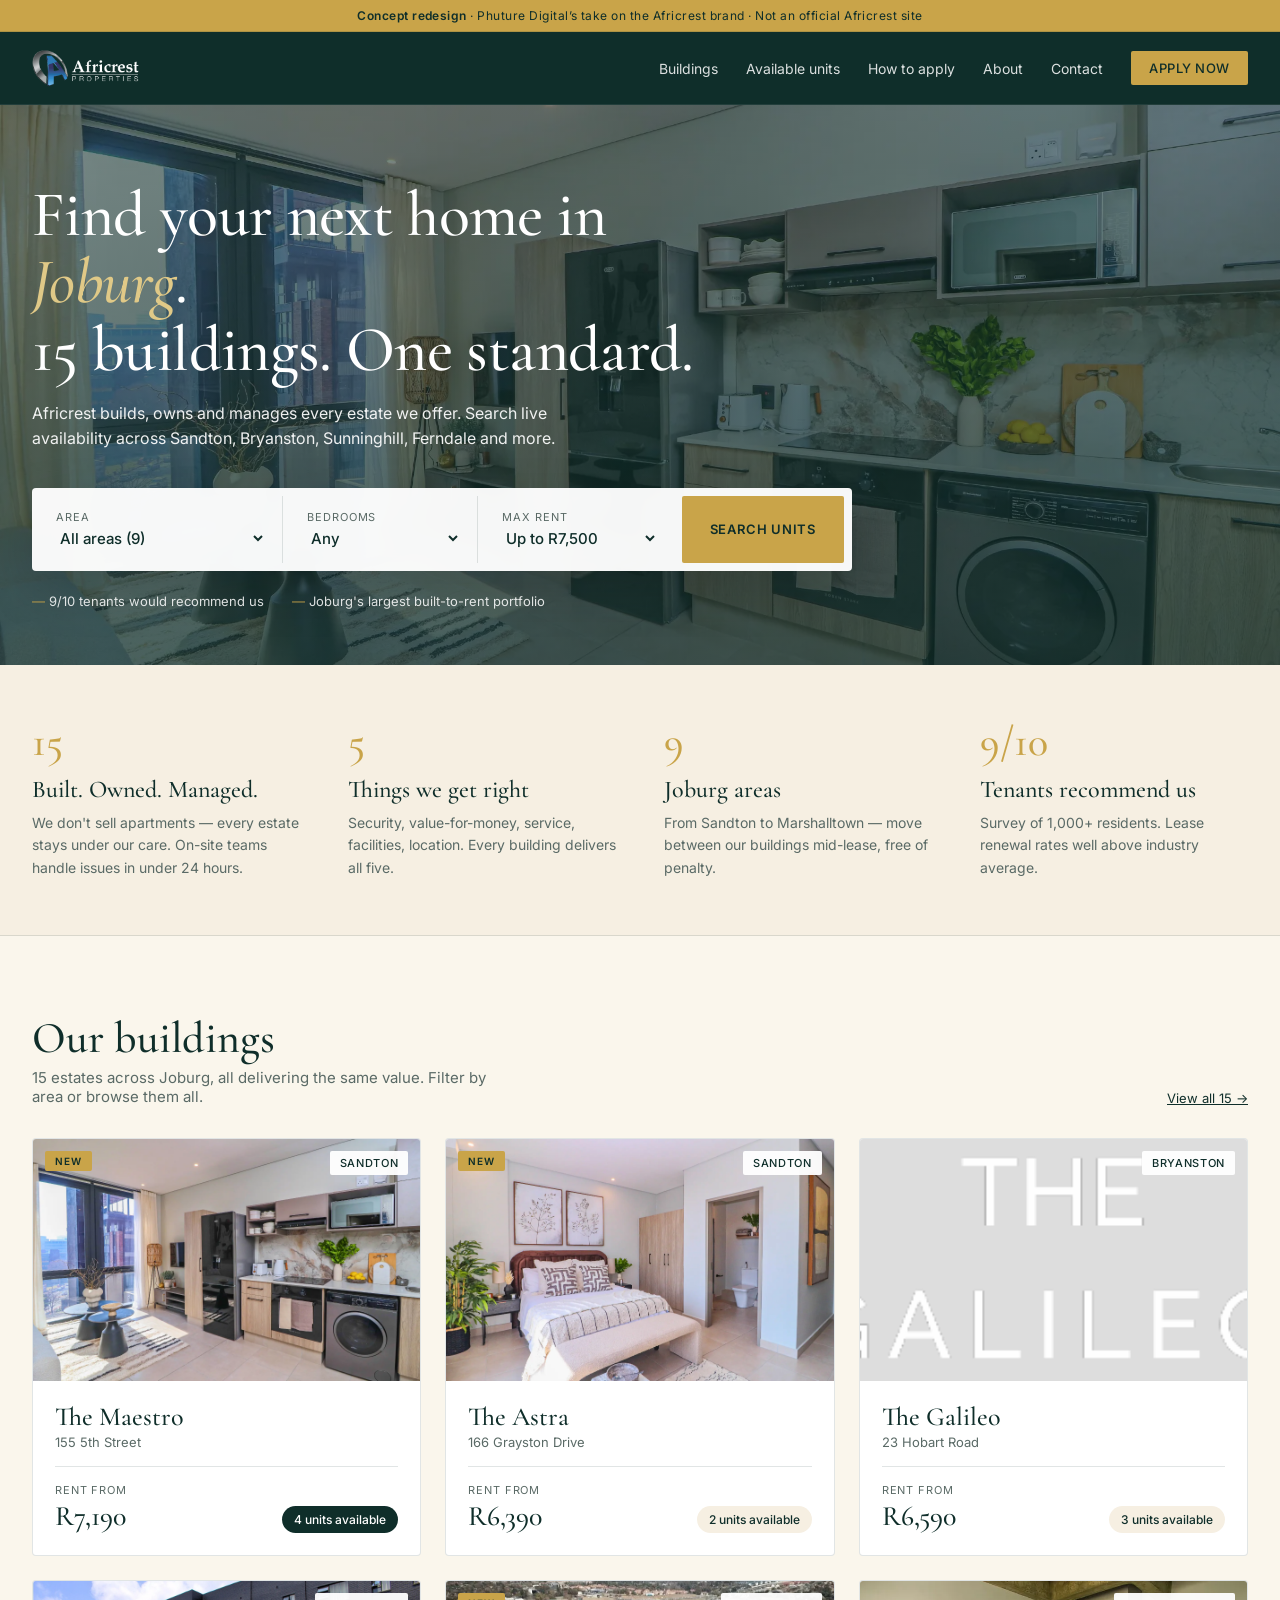
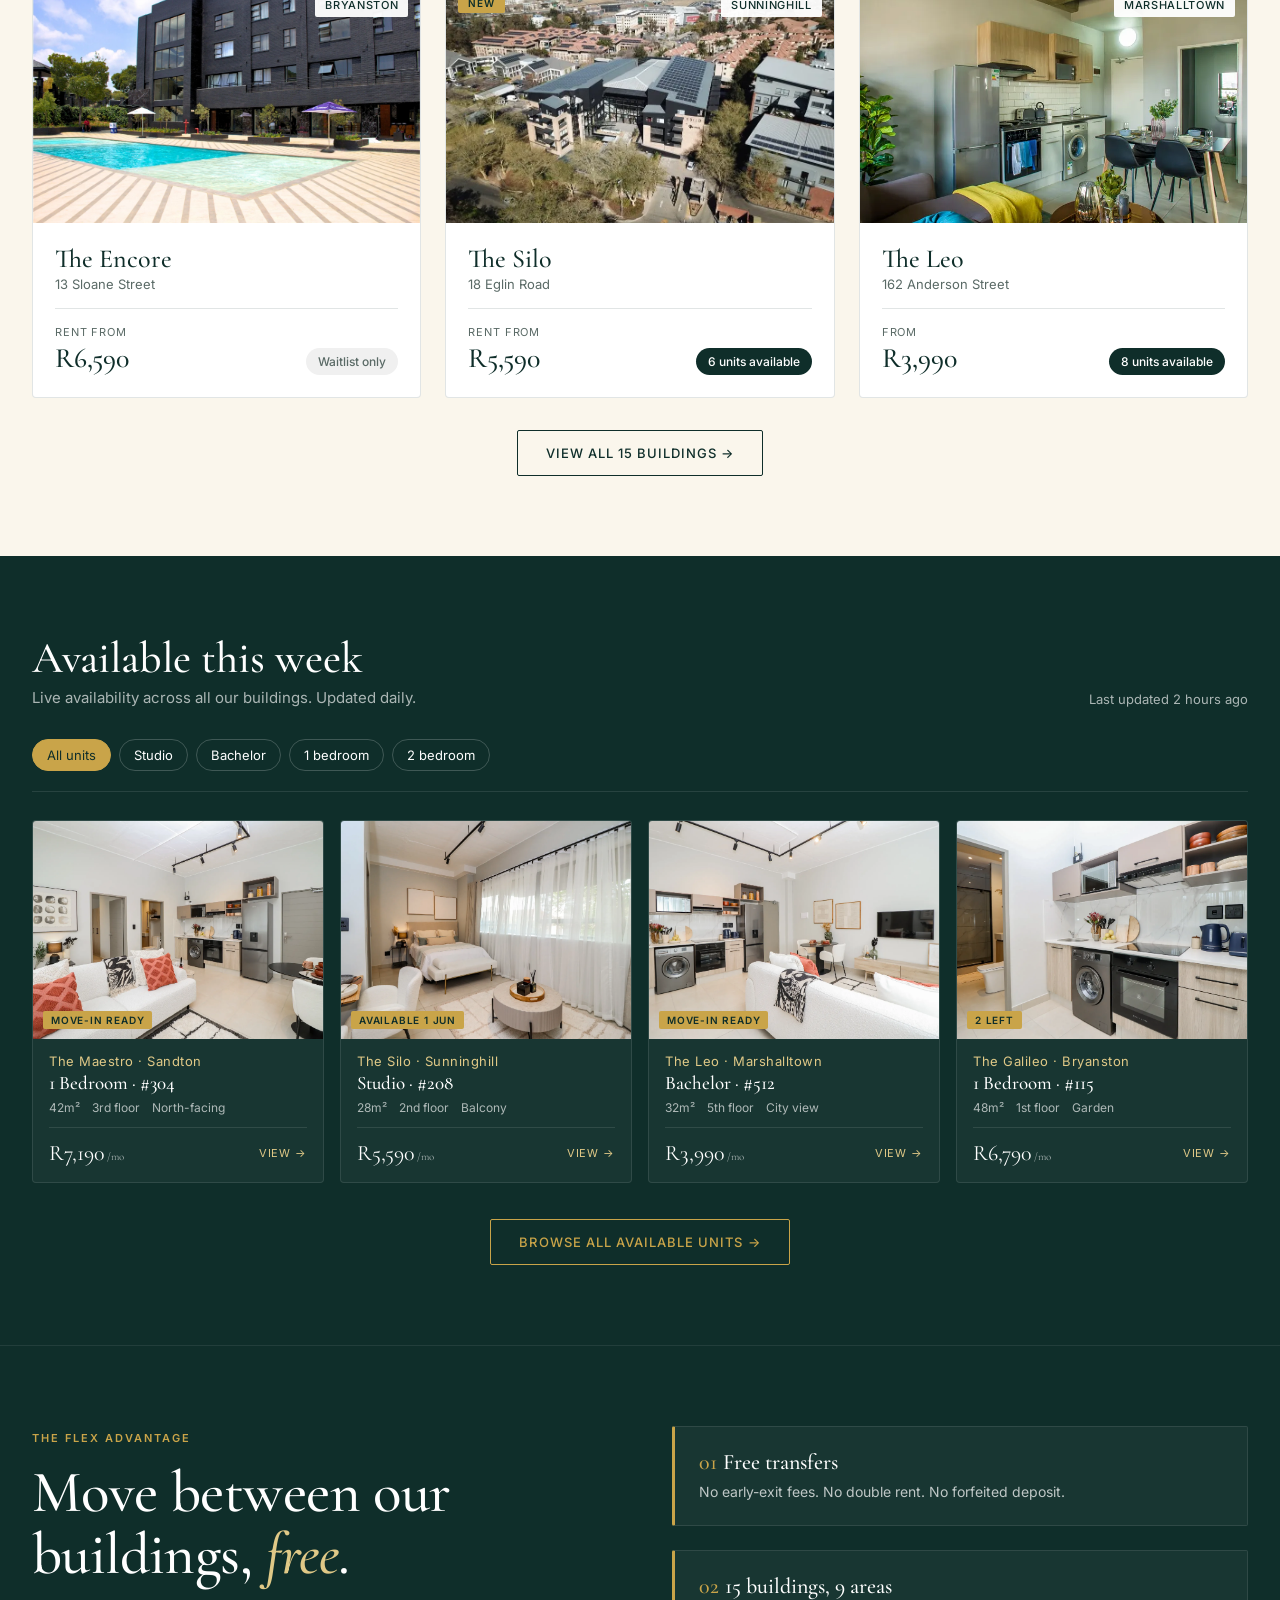
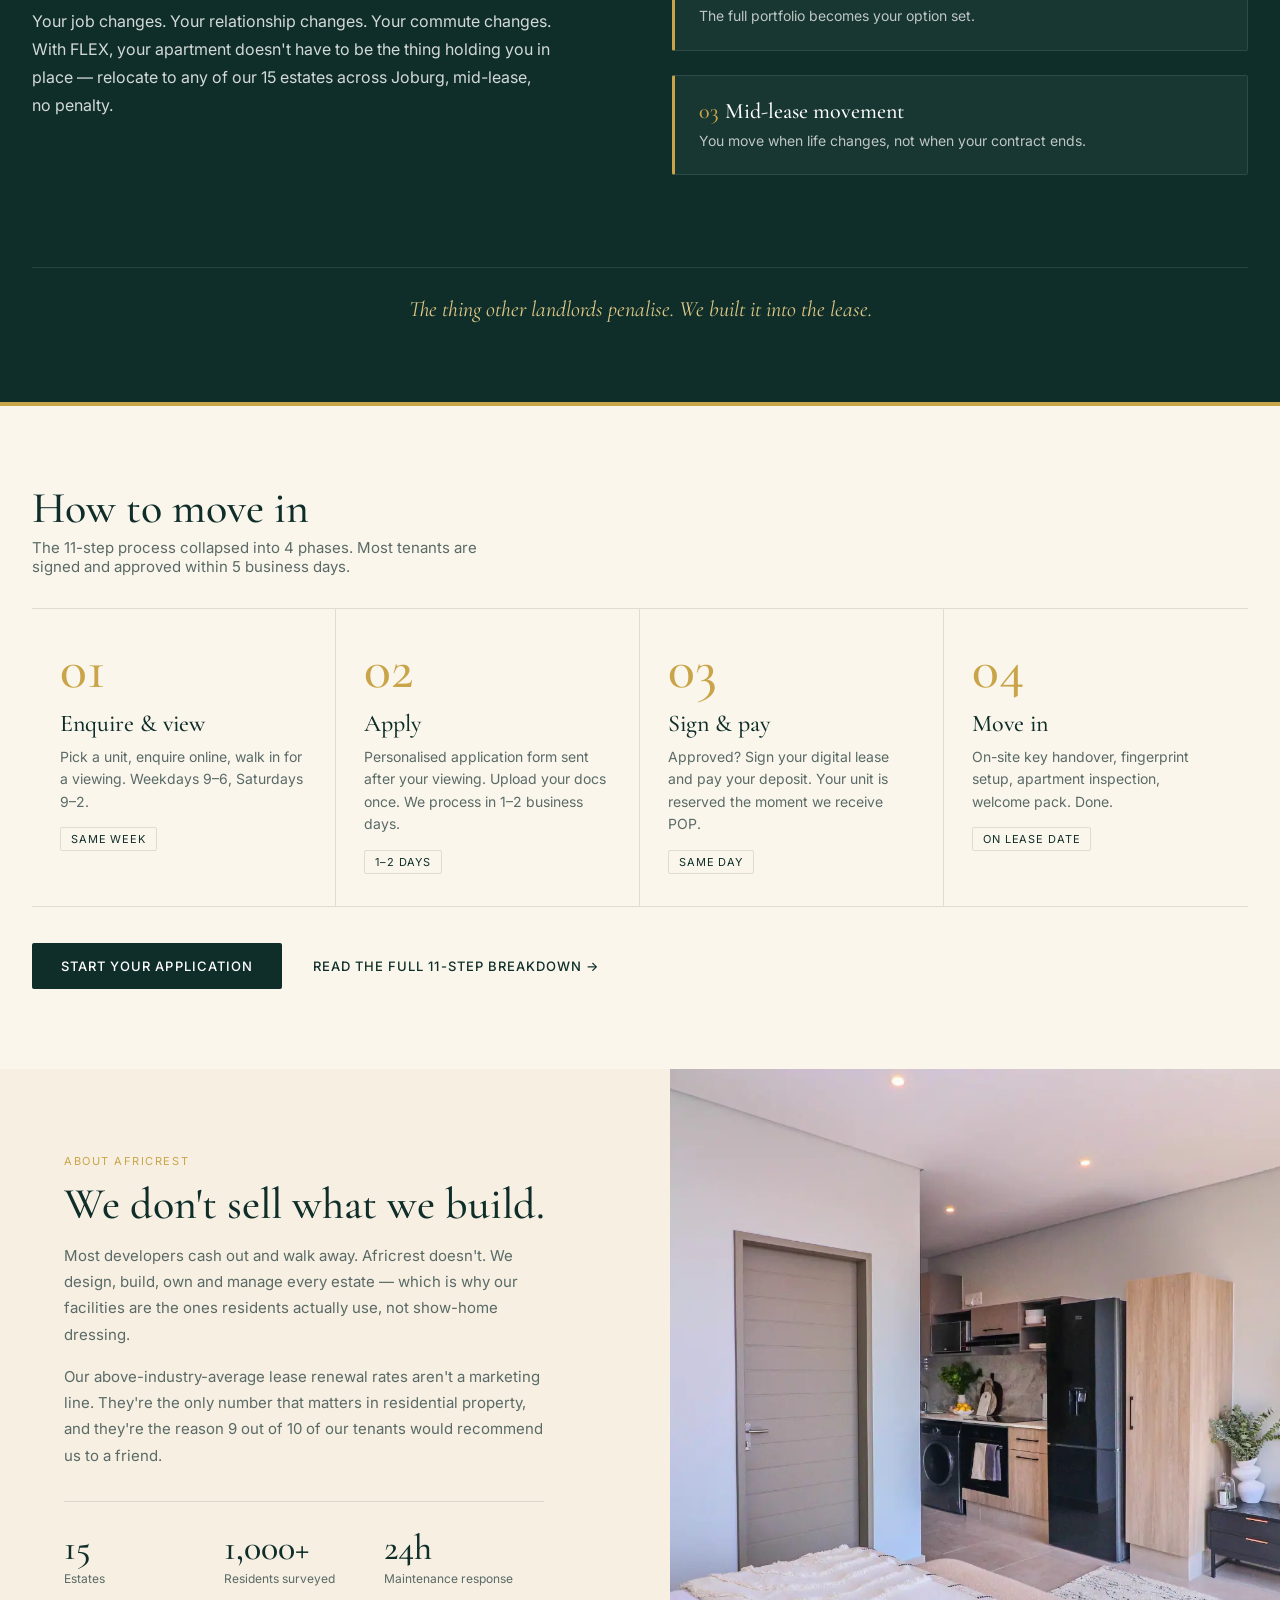
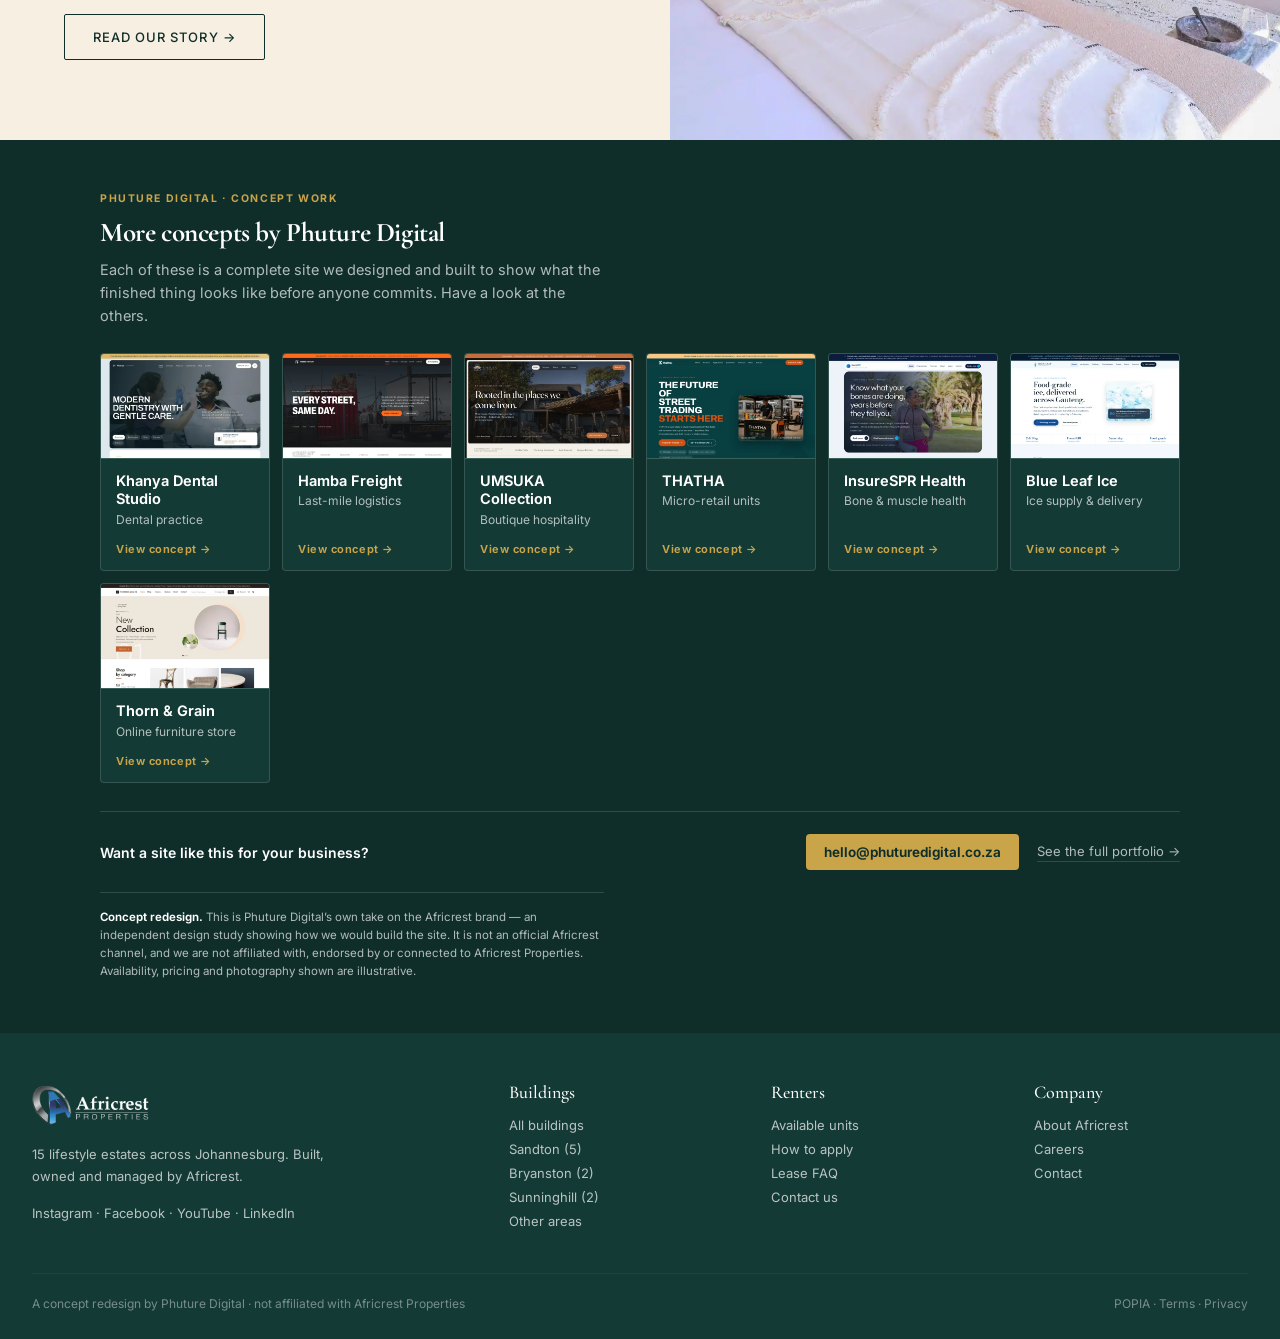
<file: index.html>
<!DOCTYPE html>
<html lang="en">
<head>
<meta charset="UTF-8" />
<meta name="viewport" content="width=device-width, initial-scale=1.0" />
<title>Africrest · 15 lifestyle estates in Joburg · FLEX between any of them, free · Concept by Phuture Digital</title>
<meta name="description" content="Africrest builds, owns and manages 15 lifestyle estates across Joburg. Live availability, fast application, and FLEX — move between buildings free, mid-lease." />

<!-- Open Graph -->
<meta property="og:type" content="website" />
<meta property="og:title" content="Africrest · 15 lifestyle estates in Joburg · FLEX between any of them, free" />
<meta property="og:description" content="Africrest builds, owns and manages 15 lifestyle estates across Joburg. Live availability, fast application, and FLEX — move between buildings free, mid-lease." />
<meta property="og:site_name" content="Africrest Properties" />
<meta property="og:locale" content="en_ZA" />

<!-- Twitter -->
<meta name="twitter:card" content="summary_large_image" />
<meta name="twitter:title" content="Africrest · 15 estates · FLEX between any of them, free" />
<meta name="twitter:description" content="Joburg's largest built-to-rent portfolio. Move between any of our 15 buildings mid-lease, free of penalty." />

<!-- JSON-LD: RealEstateAgent + FLEX policy -->
<script type="application/ld+json">
{
  "@context": "https://schema.org",
  "@type": "RealEstateAgent",
  "name": "Africrest Properties",
  "description": "Africrest builds, owns and manages 15 lifestyle estates across Johannesburg. FLEX lets residents move between any Africrest building mid-lease, free of penalty.",
  "areaServed": [
    { "@type": "City", "name": "Johannesburg" },
    { "@type": "Place", "name": "Sandton" },
    { "@type": "Place", "name": "Bryanston" },
    { "@type": "Place", "name": "Sunninghill" },
    { "@type": "Place", "name": "Ferndale" },
    { "@type": "Place", "name": "Waverley" },
    { "@type": "Place", "name": "Oaklands" },
    { "@type": "Place", "name": "Milpark" },
    { "@type": "Place", "name": "Marshalltown" },
    { "@type": "Place", "name": "Bramley" }
  ],
  "knowsAbout": "Built-to-rent residential property in Johannesburg",
  "numberOfItems": 15,
  "makesOffer": {
    "@type": "Offer",
    "name": "FLEX — penalty-free portfolio mobility",
    "description": "Africrest residents may move between any of the 15 Africrest buildings mid-lease, free of penalty. No early-exit fees, no forfeited deposit, no double rent. Subject to availability.",
    "category": "Lease benefit",
    "eligibleRegion": { "@type": "City", "name": "Johannesburg" }
  }
}
</script>

<link rel="stylesheet" href="styles.css" />
<style>
  /* ---------- HERO ---------- */
  .hero {
    position: relative; min-height: 560px;
    background: linear-gradient(180deg, rgba(15,46,42,0.55), rgba(15,46,42,0.75)),
                url('images/Cover-Photo-A.webp') center/cover;
    color: #fff;
    display: flex; flex-direction: column; justify-content: center;
    padding: 60px 32px 40px;
  }
  .hero-inner { max-width: 1280px; margin: 0 auto; width: 100%; }
  .hero h1 { font-family: 'Cormorant Garamond', serif; font-size: clamp(40px, 5vw, 68px); font-weight: 500; line-height: 1.05; max-width: 720px; letter-spacing: -0.01em; }
  .hero h1 em { font-style: italic; color: var(--gold-soft); }
  .hero p.lead { margin-top: 18px; max-width: 560px; font-size: 16px; line-height: 1.6; opacity: 0.92; }
  .search-bar {
    margin-top: 36px; background: rgba(255,255,255,0.96); backdrop-filter: blur(10px);
    border-radius: 4px; padding: 8px;
    display: grid; grid-template-columns: 1.3fr 1fr 1fr auto;
    gap: 8px; max-width: 820px; color: var(--ink);
    box-shadow: 0 18px 50px rgba(0,0,0,0.18);
  }
  .search-field { padding: 14px 16px; border-right: 1px solid var(--line); }
  .search-field:last-of-type { border-right: none; }
  .search-field label { display: block; font-size: 11px; letter-spacing: 0.08em; text-transform: uppercase; color: var(--muted); margin-bottom: 4px; }
  .search-field select { border: none; outline: none; background: none; font-family: inherit; font-size: 15px; font-weight: 500; color: var(--ink); width: 100%; padding: 0; }
  .search-submit { background: var(--gold); color: var(--ink); padding: 0 28px; border-radius: 2px; font-size: 13px; font-weight: 600; letter-spacing: 0.06em; text-transform: uppercase; transition: background .15s; }
  .search-submit:hover { background: var(--gold-soft); }
  .hero-meta { margin-top: 22px; display: flex; gap: 28px; font-size: 13px; opacity: 0.85; flex-wrap: wrap; }
  .hero-meta span::before { content: '— '; color: var(--gold); }

  /* value strip */
  .value-strip { background: var(--cream); padding: 56px 32px; border-bottom: 1px solid var(--line); }
  .value-inner { max-width: 1280px; margin: 0 auto; display: grid; grid-template-columns: repeat(4, 1fr); gap: 48px; }
  .value-cell h3 { font-family: 'Cormorant Garamond', serif; font-size: 24px; color: var(--ink); margin-bottom: 8px; font-weight: 500; }
  .value-cell .num { font-family: 'Cormorant Garamond', serif; font-size: 42px; color: var(--gold); line-height: 1; margin-bottom: 12px; font-weight: 500; }
  .value-cell p { font-size: 14px; line-height: 1.6; color: var(--muted); }

  .units-band { background: var(--ink); color: #fff; padding: 80px 32px; }
  .units-band h2 { color: #fff; }
  .units-band .section-head p { color: rgba(255,255,255,0.65); }
  .units-band .filters { border-bottom-color: rgba(255,255,255,0.1); }
  .units-foot { margin-top: 36px; text-align: center; }

  .apply-grid { display: grid; grid-template-columns: repeat(4, 1fr); gap: 0; margin-top: 28px; border-top: 1px solid var(--line); border-bottom: 1px solid var(--line); }
  .a-step { padding: 32px 28px; border-right: 1px solid var(--line); position: relative; }
  .a-step:last-child { border-right: none; }
  .a-num { font-family: 'Cormorant Garamond', serif; font-size: 56px; color: var(--gold); line-height: 1; font-weight: 500; }
  .a-title { font-family: 'Cormorant Garamond', serif; font-size: 24px; margin-top: 12px; font-weight: 500; }
  .a-desc { font-size: 14px; color: var(--muted); margin-top: 8px; line-height: 1.6; }
  .a-time { display: inline-block; margin-top: 14px; font-size: 11px; letter-spacing: 0.08em; text-transform: uppercase; color: var(--ink); border: 1px solid var(--line); padding: 4px 10px; border-radius: 2px; }
  .apply-cta { margin-top: 36px; display: flex; gap: 12px; align-items: center; flex-wrap: wrap; }

  .about-strip { display: grid; grid-template-columns: 1.1fr 1fr; background: var(--cream); }
  .about-text { padding: 80px 64px; }
  .about-text .label { font-size: 11px; letter-spacing: 0.14em; text-transform: uppercase; color: var(--gold); }
  .about-text h2 { font-family: 'Cormorant Garamond', serif; font-size: 44px; font-weight: 500; line-height: 1.05; margin-top: 12px; color: var(--ink); }
  .about-text p { font-size: 15px; line-height: 1.75; color: var(--muted); margin-top: 16px; max-width: 480px; }
  .about-stats { display: grid; grid-template-columns: 1fr 1fr 1fr; margin-top: 32px; gap: 0; max-width: 480px; border-top: 1px solid var(--line); padding-top: 24px; }
  .stat .n { font-family: 'Cormorant Garamond', serif; font-size: 36px; color: var(--ink); font-weight: 500; }
  .stat .l { font-size: 12px; color: var(--muted); margin-top: 2px; }
  .about-img { background: url('images/6.webp') center/cover; min-height: 480px; }

  @media (max-width: 980px) {
    .value-inner { grid-template-columns: repeat(2, 1fr); gap: 32px; }
    .apply-grid { grid-template-columns: repeat(2, 1fr); }
    .a-step:nth-child(2) { border-right: none; }
    .about-strip { grid-template-columns: 1fr; }
    .about-text { padding: 56px 32px; }
    .about-img { min-height: 320px; }
    .search-bar { grid-template-columns: 1fr 1fr; }
    .search-submit { grid-column: 1 / -1; padding: 14px; }
  }
  @media (max-width: 640px) {
    .apply-grid, .value-inner { grid-template-columns: 1fr; }
    .a-step { border-right: none; border-bottom: 1px solid var(--line); }
    .a-step:last-child { border-bottom: none; }
  }

  /* ---------- FLEX SECTION ---------- */
  .flex-section { background: var(--ink); color: #fff; padding: 80px 32px; border-top: 1px solid rgba(255,255,255,0.08); border-bottom: 4px solid var(--gold); }
  .flex-inner { max-width: 1280px; margin: 0 auto; display: grid; grid-template-columns: 1fr 1fr; gap: 64px; align-items: start; }
  .flex-eyebrow { font-size: 11px; letter-spacing: 0.18em; text-transform: uppercase; color: var(--gold); font-weight: 600; }
  .flex-headline { font-family: 'Cormorant Garamond', serif; font-size: clamp(40px, 4.6vw, 64px); font-weight: 500; line-height: 1.05; margin-top: 16px; color: #fff; letter-spacing: -0.01em; }
  .flex-headline em { font-style: italic; color: var(--gold-soft); }
  .flex-body { font-size: 16px; line-height: 1.75; color: rgba(255,255,255,0.82); margin-top: 22px; max-width: 520px; }
  .flex-points { display: flex; flex-direction: column; gap: 24px; }
  .flex-point { padding: 22px 24px; background: rgba(255,255,255,0.04); border: 1px solid rgba(255,255,255,0.1); border-left: 3px solid var(--gold); border-radius: 2px; }
  .flex-point .label { font-family: 'Cormorant Garamond', serif; font-size: 22px; font-weight: 500; color: #fff; }
  .flex-point .label .num { color: var(--gold); margin-right: 6px; }
  .flex-point p { font-size: 14px; color: rgba(255,255,255,0.72); margin-top: 6px; line-height: 1.6; }
  .flex-closing { grid-column: 1 / -1; margin-top: 28px; padding-top: 28px; border-top: 1px solid rgba(255,255,255,0.1); font-family: 'Cormorant Garamond', serif; font-style: italic; font-size: 22px; color: var(--gold-soft); text-align: center; }

  @media (max-width: 980px) {
    .flex-inner { grid-template-columns: 1fr; gap: 36px; }
  }
  @media (max-width: 640px) {
    .flex-section { padding: 56px 24px; }
    .flex-closing { font-size: 18px; }
  }
</style>
</head>
<body>

<div class="demo-banner"><strong>Concept redesign</strong> &middot; Phuture Digital&rsquo;s take on the Africrest brand &middot; Not an official Africrest site</div>

<!-- ============ NAV ============ -->
<nav class="nav">
  <div class="nav-inner">
    <a href="index.html" class="logo"><img src="africrest-logo.png" alt="Africrest Properties" class="logo-img"></a>
    <div class="nav-links">
      <a href="buildings.html">Buildings</a>
      <a href="units.html">Available units</a>
      <a href="apply.html">How to apply</a>
      <a href="about.html">About</a>
      <a href="contact.html">Contact</a>
      <a href="apply.html" class="nav-cta">Apply now</a>
    </div>
  </div>
</nav>

<!-- ============ HERO ============ -->
<section class="hero">
  <div class="hero-inner">
    <h1>Find your next home in <em>Joburg</em>.<br/>15 buildings. One standard.</h1>
    <p class="lead">Africrest builds, owns and manages every estate we offer. Search live availability across Sandton, Bryanston, Sunninghill, Ferndale and more.</p>

    <div class="search-bar">
      <div class="search-field">
        <label>Area</label>
        <select>
          <option>All areas (9)</option>
          <option>Sandton</option><option>Bryanston</option><option>Sunninghill</option>
          <option>Ferndale</option><option>Waverley</option><option>Oaklands</option>
          <option>Milpark</option><option>Marshalltown</option><option>Bramley</option>
        </select>
      </div>
      <div class="search-field">
        <label>Bedrooms</label>
        <select><option>Any</option><option>Studio</option><option>Bachelor</option><option>1 bedroom</option><option>2 bedroom</option></select>
      </div>
      <div class="search-field">
        <label>Max rent</label>
        <select><option>Up to R7,500</option><option>Up to R5,000</option><option>Up to R6,000</option><option>Up to R7,000</option></select>
      </div>
      <a href="units.html" class="search-submit" style="display:flex; align-items:center; justify-content:center;">Search units</a>
    </div>
    <div class="hero-meta">
      <span>9/10 tenants would recommend us</span>
      <span>Joburg's largest built-to-rent portfolio</span>
    </div>
  </div>
</section>

<!-- ============ VALUE STRIP ============ -->
<section class="value-strip">
  <div class="value-inner">
    <div class="value-cell"><div class="num">15</div><h3>Built. Owned. Managed.</h3><p>We don't sell apartments — every estate stays under our care. On-site teams handle issues in under 24 hours.</p></div>
    <div class="value-cell"><div class="num">5</div><h3>Things we get right</h3><p>Security, value-for-money, service, facilities, location. Every building delivers all five.</p></div>
    <div class="value-cell"><div class="num">9</div><h3>Joburg areas</h3><p>From Sandton to Marshalltown — move between our buildings mid-lease, free of penalty.</p></div>
    <div class="value-cell"><div class="num">9/10</div><h3>Tenants recommend us</h3><p>Survey of 1,000+ residents. Lease renewal rates well above industry average.</p></div>
  </div>
</section>

<!-- ============ BUILDINGS ============ -->
<section id="buildings" class="section">
  <div class="section-inner">
    <div class="section-head">
      <div>
        <h2>Our buildings</h2>
        <p>15 estates across Joburg, all delivering the same value. Filter by area or browse them all.</p>
      </div>
      <a href="buildings.html" style="font-size: 13px; color: var(--ink); text-decoration: underline;">View all 15 →</a>
    </div>

    <div class="building-grid">
      <a href="building.html" class="b-card">
        <div class="b-img"><img src="images/Cover-Photo-A.webp" alt="The Maestro"><span class="b-badge">New</span><span class="b-area-tag">Sandton</span></div>
        <div class="b-body"><div class="b-name">The Maestro</div><div class="b-addr">155 5th Street</div>
          <div class="b-row"><div class="b-price"><small>Rent from</small><strong>R7,190</strong></div><span class="b-avail hot">4 units available</span></div>
        </div>
      </a>
      <a href="building.html" class="b-card">
        <div class="b-img"><img src="images/Cover-Photo-B.webp" alt="The Astra"><span class="b-badge">New</span><span class="b-area-tag">Sandton</span></div>
        <div class="b-body"><div class="b-name">The Astra</div><div class="b-addr">166 Grayston Drive</div>
          <div class="b-row"><div class="b-price"><small>Rent from</small><strong>R6,390</strong></div><span class="b-avail">2 units available</span></div>
        </div>
      </a>
      <a href="building.html" class="b-card">
        <div class="b-img"><img src="images/Galileo1.png" alt="The Galileo"><span class="b-area-tag">Bryanston</span></div>
        <div class="b-body"><div class="b-name">The Galileo</div><div class="b-addr">23 Hobart Road</div>
          <div class="b-row"><div class="b-price"><small>Rent from</small><strong>R6,590</strong></div><span class="b-avail">3 units available</span></div>
        </div>
      </a>
      <a href="building.html" class="b-card">
        <div class="b-img"><img src="images/africrest_image.webp" alt="The Encore"><span class="b-area-tag">Bryanston</span></div>
        <div class="b-body"><div class="b-name">The Encore</div><div class="b-addr">13 Sloane Street</div>
          <div class="b-row"><div class="b-price"><small>Rent from</small><strong>R6,590</strong></div><span class="b-avail zero">Waitlist only</span></div>
        </div>
      </a>
      <a href="building.html" class="b-card">
        <div class="b-img"><img src="images/silo_222-1.webp" alt="The Silo"><span class="b-badge">New</span><span class="b-area-tag">Sunninghill</span></div>
        <div class="b-body"><div class="b-name">The Silo</div><div class="b-addr">18 Eglin Road</div>
          <div class="b-row"><div class="b-price"><small>Rent from</small><strong>R5,590</strong></div><span class="b-avail hot">6 units available</span></div>
        </div>
      </a>
      <a href="building.html" class="b-card">
        <div class="b-img"><img src="images/the-leo-1.webp" alt="The Leo"><span class="b-area-tag">Marshalltown</span></div>
        <div class="b-body"><div class="b-name">The Leo</div><div class="b-addr">162 Anderson Street</div>
          <div class="b-row"><div class="b-price"><small>From</small><strong>R3,990</strong></div><span class="b-avail hot">8 units available</span></div>
        </div>
      </a>
    </div>

    <div style="text-align: center; margin-top: 32px;">
      <a href="buildings.html" class="btn btn-outline-dark">View all 15 buildings →</a>
    </div>
  </div>
</section>

<!-- ============ AVAILABLE UNITS ============ -->
<section id="units" class="units-band">
  <div class="section-inner">
    <div class="section-head">
      <div><h2>Available this week</h2><p>Live availability across all our buildings. Updated daily.</p></div>
      <div style="font-size: 13px; color: rgba(255,255,255,0.65);">Last updated 2 hours ago</div>
    </div>

    <div class="filters">
      <button class="chip chip-dark active">All units</button>
      <button class="chip chip-dark">Studio</button>
      <button class="chip chip-dark">Bachelor</button>
      <button class="chip chip-dark">1 bedroom</button>
      <button class="chip chip-dark">2 bedroom</button>
    </div>

    <div class="unit-grid">
      <a href="unit.html" class="u-card">
        <div class="u-img"><img src="images/Beautiful-1-Bed-at-The-Encore.webp" alt="Unit"><span class="u-tag">Move-in ready</span></div>
        <div class="u-body"><div class="u-name">The Maestro · Sandton</div><div class="u-type">1 Bedroom · #304</div>
          <div class="u-meta"><span>42m²</span><span>3rd floor</span><span>North-facing</span></div>
          <div class="u-foot"><div class="u-rent">R7,190<small>/mo</small></div><span class="u-cta">View →</span></div>
        </div>
      </a>
      <a href="unit.html" class="u-card">
        <div class="u-img"><img src="images/The-Encore-Studio-Apartment-1.webp" alt="Unit"><span class="u-tag">Available 1 Jun</span></div>
        <div class="u-body"><div class="u-name">The Silo · Sunninghill</div><div class="u-type">Studio · #208</div>
          <div class="u-meta"><span>28m²</span><span>2nd floor</span><span>Balcony</span></div>
          <div class="u-foot"><div class="u-rent">R5,590<small>/mo</small></div><span class="u-cta">View →</span></div>
        </div>
      </a>
      <a href="unit.html" class="u-card">
        <div class="u-img"><img src="images/The-Encore-Living-Space.webp" alt="Unit"><span class="u-tag">Move-in ready</span></div>
        <div class="u-body"><div class="u-name">The Leo · Marshalltown</div><div class="u-type">Bachelor · #512</div>
          <div class="u-meta"><span>32m²</span><span>5th floor</span><span>City view</span></div>
          <div class="u-foot"><div class="u-rent">R3,990<small>/mo</small></div><span class="u-cta">View →</span></div>
        </div>
      </a>
      <a href="unit.html" class="u-card">
        <div class="u-img"><img src="images/The-Encore-1-Bed-Kitchen.webp" alt="Unit"><span class="u-tag">2 left</span></div>
        <div class="u-body"><div class="u-name">The Galileo · Bryanston</div><div class="u-type">1 Bedroom · #115</div>
          <div class="u-meta"><span>48m²</span><span>1st floor</span><span>Garden</span></div>
          <div class="u-foot"><div class="u-rent">R6,790<small>/mo</small></div><span class="u-cta">View →</span></div>
        </div>
      </a>
    </div>

    <div class="units-foot">
      <a href="units.html" class="btn btn-outline-gold">Browse all available units →</a>
    </div>
  </div>
</section>

<!-- ============ FLEX ============ -->
<section id="flex" class="flex-section">
  <div class="flex-inner">
    <div>
      <span class="flex-eyebrow">The FLEX advantage</span>
      <h2 class="flex-headline">Move between our buildings, <em>free</em>.</h2>
      <p class="flex-body">Your job changes. Your relationship changes. Your commute changes. With FLEX, your apartment doesn't have to be the thing holding you in place — relocate to any of our 15 estates across Joburg, mid-lease, no penalty.</p>
    </div>
    <div class="flex-points">
      <div class="flex-point">
        <div class="label"><span class="num">01</span>Free transfers</div>
        <p>No early-exit fees. No double rent. No forfeited deposit.</p>
      </div>
      <div class="flex-point">
        <div class="label"><span class="num">02</span>15 buildings, 9 areas</div>
        <p>The full portfolio becomes your option set.</p>
      </div>
      <div class="flex-point">
        <div class="label"><span class="num">03</span>Mid-lease movement</div>
        <p>You move when life changes, not when your contract ends.</p>
      </div>
    </div>
    <div class="flex-closing">The thing other landlords penalise. We built it into the lease.</div>
  </div>
</section>

<!-- ============ HOW TO APPLY ============ -->
<section id="apply" class="section" style="background: var(--paper);">
  <div class="section-inner">
    <div class="section-head">
      <div>
        <h2>How to move in</h2>
        <p>The 11-step process collapsed into 4 phases. Most tenants are signed and approved within 5 business days.</p>
      </div>
    </div>

    <div class="apply-grid">
      <div class="a-step"><div class="a-num">01</div><div class="a-title">Enquire & view</div><div class="a-desc">Pick a unit, enquire online, walk in for a viewing. Weekdays 9–6, Saturdays 9–2.</div><span class="a-time">Same week</span></div>
      <div class="a-step"><div class="a-num">02</div><div class="a-title">Apply</div><div class="a-desc">Personalised application form sent after your viewing. Upload your docs once. We process in 1–2 business days.</div><span class="a-time">1–2 days</span></div>
      <div class="a-step"><div class="a-num">03</div><div class="a-title">Sign & pay</div><div class="a-desc">Approved? Sign your digital lease and pay your deposit. Your unit is reserved the moment we receive POP.</div><span class="a-time">Same day</span></div>
      <div class="a-step"><div class="a-num">04</div><div class="a-title">Move in</div><div class="a-desc">On-site key handover, fingerprint setup, apartment inspection, welcome pack. Done.</div><span class="a-time">On lease date</span></div>
    </div>

    <div class="apply-cta">
      <a href="apply.html" class="btn btn-dark">Start your application</a>
      <a href="apply.html" class="btn btn-ghost">Read the full 11-step breakdown →</a>
    </div>
  </div>
</section>

<!-- ============ ABOUT STRIP ============ -->
<section id="about" class="about-strip">
  <div class="about-text">
    <span class="label">About Africrest</span>
    <h2>We don't sell what we build.</h2>
    <p>Most developers cash out and walk away. Africrest doesn't. We design, build, own and manage every estate — which is why our facilities are the ones residents actually use, not show-home dressing.</p>
    <p>Our above-industry-average lease renewal rates aren't a marketing line. They're the only number that matters in residential property, and they're the reason 9 out of 10 of our tenants would recommend us to a friend.</p>
    <div class="about-stats">
      <div class="stat"><div class="n">15</div><div class="l">Estates</div></div>
      <div class="stat"><div class="n">1,000+</div><div class="l">Residents surveyed</div></div>
      <div class="stat"><div class="n">24h</div><div class="l">Maintenance response</div></div>
    </div>
    <div style="margin-top: 28px;"><a href="about.html" class="btn btn-outline-dark">Read our story →</a></div>
  </div>
  <div class="about-img"></div>
</section>

<!-- ============ FOOTER ============ -->







<!-- pd-network:start -->
<section class="pd-network" aria-labelledby="pd-network-title">
  <div class="pd-network-inner">
    <p class="pd-network-eyebrow">Phuture Digital &middot; Concept work</p>
    <h2 class="pd-network-title" id="pd-network-title">More concepts by Phuture Digital</h2>
    <p class="pd-network-lede">Each of these is a complete site we designed and built to show what the finished thing looks like before anyone commits. Have a look at the others.</p>
    <ul class="pd-network-grid">
        <li class="pd-network-card">
          <a href="https://khanya-concept.phuturedigital.co.za">
            <img class="pd-network-thumb" src="/pd-concepts/khanya.webp" alt=""
                 width="640" height="400" loading="lazy" decoding="async">
            <span class="pd-network-body">
              <span class="pd-network-name">Khanya Dental Studio</span>
              <span class="pd-network-sector">Dental practice</span>
              <span class="pd-network-go">View concept &rarr;</span>
            </span>
          </a>
        </li>
        <li class="pd-network-card">
          <a href="https://hamba-concept.phuturedigital.co.za">
            <img class="pd-network-thumb" src="/pd-concepts/hamba.webp" alt=""
                 width="640" height="400" loading="lazy" decoding="async">
            <span class="pd-network-body">
              <span class="pd-network-name">Hamba Freight</span>
              <span class="pd-network-sector">Last-mile logistics</span>
              <span class="pd-network-go">View concept &rarr;</span>
            </span>
          </a>
        </li>
        <li class="pd-network-card">
          <a href="https://umsuka-concept.phuturedigital.co.za">
            <img class="pd-network-thumb" src="/pd-concepts/umsuka.webp" alt=""
                 width="640" height="400" loading="lazy" decoding="async">
            <span class="pd-network-body">
              <span class="pd-network-name">UMSUKA Collection</span>
              <span class="pd-network-sector">Boutique hospitality</span>
              <span class="pd-network-go">View concept &rarr;</span>
            </span>
          </a>
        </li>
        <li class="pd-network-card">
          <a href="https://thatha-concept.phuturedigital.co.za">
            <img class="pd-network-thumb" src="/pd-concepts/thatha.webp" alt=""
                 width="640" height="400" loading="lazy" decoding="async">
            <span class="pd-network-body">
              <span class="pd-network-name">THATHA</span>
              <span class="pd-network-sector">Micro-retail units</span>
              <span class="pd-network-go">View concept &rarr;</span>
            </span>
          </a>
        </li>
        <li class="pd-network-card">
          <a href="https://insurespr-concept.phuturedigital.co.za">
            <img class="pd-network-thumb" src="/pd-concepts/insurespr.webp" alt=""
                 width="640" height="400" loading="lazy" decoding="async">
            <span class="pd-network-body">
              <span class="pd-network-name">InsureSPR Health</span>
              <span class="pd-network-sector">Bone &amp; muscle health</span>
              <span class="pd-network-go">View concept &rarr;</span>
            </span>
          </a>
        </li>
        <li class="pd-network-card">
          <a href="https://blueleaf-concept.phuturedigital.co.za">
            <img class="pd-network-thumb" src="/pd-concepts/blueleaf.webp" alt=""
                 width="640" height="400" loading="lazy" decoding="async">
            <span class="pd-network-body">
              <span class="pd-network-name">Blue Leaf Ice</span>
              <span class="pd-network-sector">Ice supply &amp; delivery</span>
              <span class="pd-network-go">View concept &rarr;</span>
            </span>
          </a>
        </li>
        <li class="pd-network-card">
          <a href="https://thorn-grain-concept.phuturedigital.co.za">
            <img class="pd-network-thumb" src="/pd-concepts/thorn-grain.webp" alt=""
                 width="640" height="400" loading="lazy" decoding="async">
            <span class="pd-network-body">
              <span class="pd-network-name">Thorn &amp; Grain</span>
              <span class="pd-network-sector">Online furniture store</span>
              <span class="pd-network-go">View concept &rarr;</span>
            </span>
          </a>
        </li>
    </ul>
    <div class="pd-network-cta">
      <p>Want a site like this for your business?</p>
      <a class="pd-network-btn" href="mailto:hello@phuturedigital.co.za">hello@phuturedigital.co.za</a>
      <a class="pd-network-link" href="https://www.phuturedigital.co.za/portfolio" rel="noopener">See the full portfolio &rarr;</a>
    </div>
    <p class="pd-network-mark"><strong>Concept redesign.</strong> This is Phuture Digital&rsquo;s own take on the Africrest brand &mdash; an independent design study showing how we would build the site. It is not an official Africrest channel, and we are not affiliated with, endorsed by or connected to Africrest Properties. Availability, pricing and photography shown are illustrative.</p>
  </div>
</section>
<!-- pd-network:end -->
<footer id="contact">
  <div class="foot-inner">
    <div>
      <a href="index.html" class="logo foot-logo"><img src="africrest-logo.png" alt="Africrest Properties" class="logo-img"></a>
      <p style="max-width: 320px; line-height: 1.7;">15 lifestyle estates across Johannesburg. Built, owned and managed by Africrest.</p>
      <div style="margin-top: 18px;">
        <a href="#">Instagram</a> · <a href="#">Facebook</a> · <a href="#">YouTube</a> · <a href="#">LinkedIn</a>
      </div>
    </div>
    <div><h4>Buildings</h4><ul>
      <li><a href="buildings.html">All buildings</a></li>
      <li><a href="buildings.html">Sandton (5)</a></li>
      <li><a href="buildings.html">Bryanston (2)</a></li>
      <li><a href="buildings.html">Sunninghill (2)</a></li>
      <li><a href="buildings.html">Other areas</a></li>
    </ul></div>
    <div><h4>Renters</h4><ul>
      <li><a href="units.html">Available units</a></li>
      <li><a href="apply.html">How to apply</a></li>
      <li><a href="apply.html">Lease FAQ</a></li>
      <li><a href="contact.html">Contact us</a></li>
    </ul></div>
    <div><h4>Company</h4><ul>
      <li><a href="about.html">About Africrest</a></li>
      <li><a href="#">Careers</a></li>
      <li><a href="contact.html">Contact</a></li>
    </ul></div>
  </div>
  <div class="foot-bottom">
    <span>A concept redesign by Phuture Digital &middot; not affiliated with Africrest Properties</span>
    <span>POPIA · Terms · Privacy</span>
  </div>
</footer>

<script>
  document.querySelectorAll('.filters').forEach(group => {
    group.addEventListener('click', e => {
      if (!e.target.classList.contains('chip')) return;
      group.querySelectorAll('.chip').forEach(c => c.classList.remove('active'));
      e.target.classList.add('active');
    });
  });
</script>
</body>
</html>
</file>
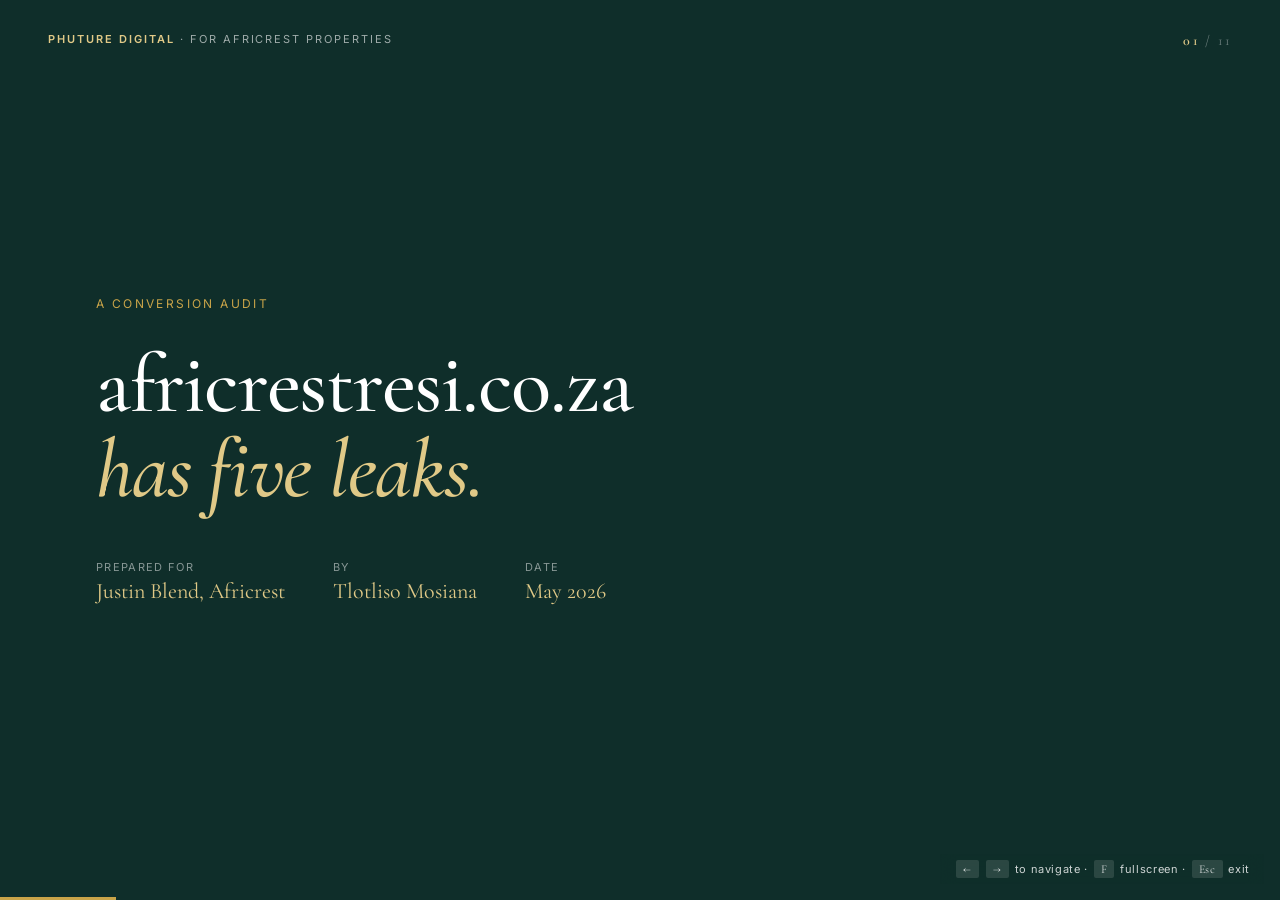
<file: deck/index.html>
<!DOCTYPE html>
<html lang="en">
<head>
<meta charset="UTF-8">
<meta name="viewport" content="width=device-width, initial-scale=1.0">
<title>africrestresi.co.za — a conversion audit · Phuture Digital</title>
<link rel="preconnect" href="https://fonts.googleapis.com">
<link rel="preconnect" href="https://fonts.gstatic.com" crossorigin>
<link href="https://fonts.googleapis.com/css2?family=Cormorant+Garamond:ital,wght@0,400;0,500;0,600;1,400&family=Inter:wght@300;400;500;600&display=swap" rel="stylesheet">
<style>
  :root {
    --ink: #0f2e2a;
    --ink-2: #143a35;
    --gold: #c9a449;
    --gold-soft: #e0c987;
    --cream: #f6efe2;
    --paper: #faf6ec;
    --line: rgba(15,46,42,0.12);
    --muted: #5a6a66;
  }
  * { box-sizing: border-box; margin: 0; padding: 0; }
  html, body {
    background: #000; color: var(--ink);
    font-family: 'Inter', sans-serif;
    -webkit-font-smoothing: antialiased;
    overflow: hidden;
    height: 100vh;
  }
  .deck {
    position: relative;
    width: 100vw;
    height: 100vh;
    overflow: hidden;
  }
  .slide {
    position: absolute;
    inset: 0;
    width: 100%;
    height: 100%;
    background: var(--paper);
    color: var(--ink);
    opacity: 0;
    pointer-events: none;
    transition: opacity .3s ease;
    display: flex;
    flex-direction: column;
    padding: 48px 64px;
    overflow: auto;
  }
  .slide.active {
    opacity: 1;
    pointer-events: auto;
  }
  .slide-num {
    position: absolute;
    top: 32px;
    right: 48px;
    font-family: 'Cormorant Garamond', serif;
    font-size: 14px;
    color: var(--muted);
    letter-spacing: 0.16em;
  }
  .slide-num span { color: var(--ink); font-weight: 600; }
  .brand {
    position: absolute;
    top: 32px;
    left: 48px;
    font-size: 11px;
    letter-spacing: 0.18em;
    text-transform: uppercase;
    color: var(--muted);
  }
  .brand strong { color: var(--ink); font-weight: 600; }

  /* Navigation hint */
  .nav-hint {
    position: absolute;
    bottom: 24px;
    left: 50%;
    transform: translateX(-50%);
    font-size: 11px;
    color: var(--muted);
    letter-spacing: 0.12em;
    text-transform: uppercase;
    opacity: 0.6;
  }
  .nav-hint kbd {
    background: var(--ink); color: var(--paper);
    padding: 2px 8px;
    border-radius: 2px;
    font-family: 'Cormorant Garamond', serif;
    margin: 0 4px;
  }

  /* ========== SLIDE 1: TITLE ========== */
  .s1 {
    background: var(--ink);
    color: #fff;
    justify-content: center;
    align-items: flex-start;
    padding-left: 96px;
  }
  .s1 .brand { color: rgba(255,255,255,0.6); }
  .s1 .brand strong { color: var(--gold-soft); }
  .s1 .slide-num { color: rgba(255,255,255,0.4); }
  .s1 .slide-num span { color: var(--gold-soft); }
  .s1 .label {
    font-size: 12px;
    letter-spacing: 0.2em;
    text-transform: uppercase;
    color: var(--gold);
    margin-bottom: 32px;
  }
  .s1 h1 {
    font-family: 'Cormorant Garamond', serif;
    font-size: clamp(56px, 6.5vw, 96px);
    font-weight: 500;
    line-height: 1.02;
    letter-spacing: -0.015em;
    max-width: 1100px;
  }
  .s1 h1 em {
    font-style: italic;
    color: var(--gold-soft);
  }
  .s1 .meta {
    margin-top: 48px;
    display: flex;
    gap: 48px;
    font-size: 14px;
  }
  .s1 .meta div { display: flex; flex-direction: column; gap: 4px; }
  .s1 .meta .l {
    font-size: 11px;
    letter-spacing: 0.12em;
    text-transform: uppercase;
    color: rgba(255,255,255,0.5);
  }
  .s1 .meta .v {
    font-family: 'Cormorant Garamond', serif;
    font-size: 22px;
    color: var(--gold-soft);
  }

  /* ========== SLIDE 2: THE PROBLEM ========== */
  .s2 {
    flex-direction: row;
    padding: 64px;
    gap: 64px;
    align-items: center;
  }
  .s2 .left { flex: 1; }
  .s2 .right { flex: 1.1; }
  .s2 .label {
    font-size: 11px;
    letter-spacing: 0.18em;
    text-transform: uppercase;
    color: var(--gold);
    margin-bottom: 18px;
  }
  .s2 h2 {
    font-family: 'Cormorant Garamond', serif;
    font-size: clamp(44px, 4.4vw, 64px);
    font-weight: 500;
    line-height: 1.05;
    letter-spacing: -0.01em;
  }
  .s2 h2 em { font-style: italic; color: var(--gold); }
  .s2 .caption {
    font-family: 'Cormorant Garamond', serif;
    font-style: italic;
    font-size: 22px;
    color: var(--muted);
    margin-top: 28px;
    line-height: 1.5;
    max-width: 480px;
  }
  .s2 .mock {
    border: 1px solid var(--line);
    border-radius: 4px;
    overflow: hidden;
    box-shadow: 0 24px 60px rgba(15,46,42,0.18);
    aspect-ratio: 16/10;
    background: linear-gradient(135deg, #2d4a44 0%, #4a6b65 100%);
    position: relative;
  }
  .s2 .mock::before {
    content: '';
    position: absolute;
    inset: 0;
    background:
      radial-gradient(ellipse at 30% 40%, rgba(255,255,255,0.15) 0%, transparent 50%),
      radial-gradient(ellipse at 70% 70%, rgba(15,46,42,0.4) 0%, transparent 60%);
  }
  .s2 .mock-overlay {
    position: absolute;
    inset: 0;
    display: flex;
    flex-direction: column;
    justify-content: center;
    padding: 48px;
    color: #fff;
  }
  .s2 .mock-overlay .stack {
    font-family: 'Cormorant Garamond', serif;
    font-size: 36px;
    line-height: 1.15;
    opacity: 0.55;
    text-shadow: 0 2px 8px rgba(0,0,0,0.3);
  }
  .s2 .mock-overlay .nudge {
    margin-top: 18px;
    display: flex;
    gap: 12px;
    flex-wrap: wrap;
  }
  .s2 .mock-overlay .pill {
    font-size: 11px;
    background: rgba(15,46,42,0.6);
    padding: 6px 12px;
    border-radius: 100px;
    letter-spacing: 0.06em;
    backdrop-filter: blur(8px);
    border: 1px solid rgba(255,255,255,0.2);
  }
  .s2 .annot {
    position: absolute;
    background: var(--gold);
    color: var(--ink);
    padding: 8px 14px;
    border-radius: 2px;
    font-size: 12px;
    font-weight: 600;
    letter-spacing: 0.04em;
    box-shadow: 0 4px 16px rgba(0,0,0,0.2);
  }
  .s2 .annot.a1 { top: 38%; left: 8%; transform: rotate(-3deg); }
  .s2 .annot.a2 { top: 62%; right: 6%; transform: rotate(2deg); }

  /* ========== SLIDE 3: THE MATH (with cited sources) ========== */
  .s3-math {
    background: var(--ink);
    color: #fff;
    padding: 40px 64px;
    justify-content: flex-start;
  }
  .s3-math .brand, .s3-math .slide-num { color: rgba(255,255,255,0.5); }
  .s3-math .slide-num span, .s3-math .brand strong { color: var(--gold-soft); }
  .s3-math .label {
    font-size: 11px;
    letter-spacing: 0.18em;
    text-transform: uppercase;
    color: var(--gold);
    margin-top: 16px;
    margin-bottom: 12px;
  }
  .s3-math h2 {
    font-family: 'Cormorant Garamond', serif;
    font-size: clamp(36px, 3.6vw, 52px);
    font-weight: 500;
    line-height: 1.05;
    margin-bottom: 28px;
    max-width: 900px;
  }
  .s3-math h2 em { color: var(--gold-soft); font-style: italic; }

  /* Anchor row — three real-number cells */
  .math-anchor {
    margin-bottom: 22px;
  }
  .math-anchor-row {
    display: grid;
    grid-template-columns: 1fr 1fr 1fr;
    gap: 0;
    border-top: 1px solid rgba(255,255,255,0.15);
    border-bottom: 1px solid rgba(255,255,255,0.15);
  }
  .math-anchor-cell {
    padding: 18px 20px;
    border-right: 1px solid rgba(255,255,255,0.1);
    text-align: center;
  }
  .math-anchor-cell:last-child { border-right: none; }
  .ma-num {
    font-family: 'Cormorant Garamond', serif;
    font-size: 40px;
    color: var(--gold-soft);
    line-height: 1;
    margin-bottom: 4px;
    font-weight: 500;
  }
  .ma-label {
    font-size: 11px;
    letter-spacing: 0.12em;
    text-transform: uppercase;
    color: rgba(255,255,255,0.7);
    margin-bottom: 8px;
  }
  .ma-cite {
    font-family: 'Cormorant Garamond', serif;
    font-style: italic;
    font-size: 11px;
    color: var(--gold);
    line-height: 1.3;
  }

  /* The math chain */
  .math-chain {
    background: rgba(201,164,73,0.08);
    border: 1px solid rgba(201,164,73,0.25);
    border-radius: 4px;
    padding: 22px 28px;
    margin-bottom: 16px;
  }
  .math-chain-title {
    font-family: 'Cormorant Garamond', serif;
    font-style: italic;
    font-size: 18px;
    color: rgba(255,255,255,0.85);
    text-align: center;
    margin-bottom: 18px;
  }
  .math-chain-title em {
    color: var(--gold-soft);
    font-style: italic;
  }
  .math-equation {
    display: flex;
    align-items: center;
    justify-content: center;
    gap: 16px;
    margin-bottom: 18px;
    flex-wrap: wrap;
  }
  .me-term {
    display: flex;
    flex-direction: column;
    align-items: center;
    min-width: 110px;
  }
  .me-num {
    font-family: 'Cormorant Garamond', serif;
    font-size: 38px;
    color: var(--gold-soft);
    line-height: 1;
    font-weight: 500;
    margin-bottom: 4px;
  }
  .me-term.me-result .me-num {
    color: var(--gold);
    font-size: 44px;
  }
  .me-lab {
    font-size: 10px;
    letter-spacing: 0.1em;
    text-transform: uppercase;
    color: rgba(255,255,255,0.65);
    text-align: center;
    line-height: 1.3;
  }
  .me-op {
    font-family: 'Cormorant Garamond', serif;
    font-size: 28px;
    color: rgba(255,255,255,0.4);
  }
  .math-chain-bottom {
    border-top: 1px solid rgba(255,255,255,0.1);
    padding-top: 14px;
    display: flex;
    align-items: center;
    justify-content: space-between;
    flex-wrap: wrap;
    gap: 12px;
  }
  .math-against {
    font-family: 'Cormorant Garamond', serif;
    font-style: italic;
    font-size: 16px;
    color: rgba(255,255,255,0.75);
  }
  .math-against strong {
    color: #fff;
    font-style: normal;
    font-weight: 500;
  }
  .math-payback {
    display: flex;
    align-items: baseline;
    gap: 10px;
  }
  .mp-label {
    font-size: 10px;
    letter-spacing: 0.14em;
    text-transform: uppercase;
    color: rgba(255,255,255,0.55);
  }
  .mp-num {
    font-family: 'Cormorant Garamond', serif;
    font-size: 28px;
    color: var(--gold);
    font-weight: 500;
  }
  .mp-tail {
    font-family: 'Cormorant Garamond', serif;
    font-style: italic;
    font-size: 13px;
    color: rgba(255,255,255,0.5);
  }

  /* CTA block on final slide — two-path action */
  .cta-block {
    margin-top: 24px;
    padding-top: 20px;
    border-top: 1px solid rgba(255,255,255,0.12);
    margin-bottom: 24px;
  }
  .cta-block-title {
    font-size: 11px;
    letter-spacing: 0.18em;
    text-transform: uppercase;
    color: var(--gold);
    margin-bottom: 16px;
  }
  .cta-paths {
    display: grid;
    grid-template-columns: 1fr 1fr;
    gap: 24px;
  }
  .cta-path {
    background: rgba(255,255,255,0.04);
    border: 1px solid rgba(255,255,255,0.12);
    padding: 20px 24px;
    border-radius: 4px;
  }
  .cta-num {
    font-family: 'Cormorant Garamond', serif;
    font-size: 32px;
    color: var(--gold);
    line-height: 1;
    margin-bottom: 8px;
    font-weight: 500;
  }
  .cta-path h4 {
    font-family: 'Cormorant Garamond', serif;
    font-size: 22px;
    color: #fff;
    font-weight: 500;
    margin-bottom: 8px;
  }
  .cta-path p {
    font-size: 13px;
    color: rgba(255,255,255,0.7);
    line-height: 1.55;
  }

  /* ========== SLIDE 9: METHODOLOGY ========== */
  .s-method { padding: 56px 64px; }
  .s-method .label {
    font-size: 11px;
    letter-spacing: 0.18em;
    text-transform: uppercase;
    color: var(--gold);
    margin-bottom: 12px;
  }
  .s-method h2 {
    font-family: 'Cormorant Garamond', serif;
    font-size: clamp(40px, 3.8vw, 56px);
    font-weight: 500;
    line-height: 1.05;
    letter-spacing: -0.01em;
    margin-bottom: 36px;
  }
  .s-method h2 em { font-style: italic; color: var(--gold); }
  .method-grid {
    display: grid;
    grid-template-columns: 1fr 1fr;
    gap: 32px;
    margin-bottom: 24px;
  }
  .method-col {
    background: var(--cream);
    border: 1px solid var(--line);
    padding: 28px;
    border-radius: 4px;
  }
  .method-col.method-measured {
    border-left: 3px solid #3a7a3a;
  }
  .method-col.method-estimated {
    border-left: 3px solid var(--gold);
  }
  .method-tag {
    display: inline-block;
    background: var(--ink);
    color: var(--paper);
    font-size: 10px;
    letter-spacing: 0.14em;
    text-transform: uppercase;
    padding: 4px 10px;
    border-radius: 2px;
    font-weight: 600;
    margin-bottom: 16px;
  }
  .method-col ul {
    list-style: none;
    padding: 0;
    margin: 0;
  }
  .method-col li {
    padding: 12px 0;
    border-bottom: 1px solid var(--line);
  }
  .method-col li:last-child {
    border-bottom: none;
    padding-bottom: 0;
  }
  .method-col li strong {
    display: block;
    font-family: 'Cormorant Garamond', serif;
    font-size: 18px;
    color: var(--ink);
    font-weight: 500;
    margin-bottom: 4px;
  }
  .method-col li span {
    display: block;
    font-size: 12px;
    color: var(--muted);
    line-height: 1.5;
  }
  .method-note {
    font-family: 'Cormorant Garamond', serif;
    font-style: italic;
    font-size: 15px;
    color: var(--muted);
    line-height: 1.55;
    padding: 16px 24px;
    background: var(--paper);
    border-left: 2px solid var(--gold);
    max-width: 100%;
  }

  /* small italic disclaimer footnote on slides 3 + 4 */
  .est-disclaimer {
    margin-top: 28px;
    font-family: 'Cormorant Garamond', serif;
    font-style: italic;
    font-size: 13px;
    color: rgba(255,255,255,0.55);
    letter-spacing: 0.02em;
    text-align: center;
    max-width: 760px;
    margin-left: auto;
    margin-right: auto;
    line-height: 1.5;
  }
  .est-disclaimer.on-paper {
    color: var(--muted);
  }

  /* ========== SLIDE 4: AUDIT (real Lighthouse + AI data) ========== */
  .s4.audit-slide-real { padding: 56px 64px; }
  .audit-grid {
    display: grid;
    grid-template-columns: repeat(3, 1fr);
    gap: 0;
    border-top: 1px solid var(--line);
    border-bottom: 1px solid var(--line);
    margin: 28px 0;
  }
  .audit-card {
    padding: 24px 28px;
    border-right: 1px solid var(--line);
    border-bottom: 1px solid var(--line);
    text-align: center;
  }
  .audit-card:nth-child(3n) { border-right: none; }
  .audit-card:nth-last-child(-n+3) { border-bottom: none; }
  .audit-score {
    font-family: 'Cormorant Garamond', serif;
    font-size: 60px;
    line-height: 1;
    font-weight: 500;
    margin-bottom: 4px;
  }
  .audit-score-x {
    font-family: 'Cormorant Garamond', serif;
    font-size: 48px;
    color: #b04545;
    line-height: 1;
    margin-bottom: 4px;
    margin-top: 8px;
  }
  .audit-score.perf-bad { color: #b04545; }
  .audit-score.perf-mid { color: var(--gold); }
  .audit-score.perf-good { color: #3a7a3a; }
  .audit-label {
    font-size: 11px;
    letter-spacing: 0.16em;
    text-transform: uppercase;
    color: var(--ink);
    font-weight: 600;
    margin: 8px 0 6px;
  }
  .audit-note {
    font-size: 12px;
    color: var(--muted);
    line-height: 1.4;
    max-width: 220px;
    margin: 0 auto;
  }
  .audit-quote {
    background: var(--cream);
    border-left: 3px solid var(--gold);
    padding: 22px 28px;
    font-family: 'Cormorant Garamond', serif;
    font-size: 18px;
    color: var(--ink);
    line-height: 1.55;
    font-style: italic;
    margin-top: 24px;
  }
  .audit-quote cite {
    display: block;
    font-style: normal;
    font-family: 'Inter', sans-serif;
    font-size: 11px;
    color: var(--muted);
    letter-spacing: 0.08em;
    text-transform: uppercase;
    margin-top: 12px;
  }

  /* ========== SLIDE 5: 5 LEAKS ========== */
  .s4 .label {
    font-size: 11px;
    letter-spacing: 0.18em;
    text-transform: uppercase;
    color: var(--gold);
    margin-bottom: 12px;
  }
  .s4 h2 {
    font-family: 'Cormorant Garamond', serif;
    font-size: clamp(40px, 3.8vw, 56px);
    font-weight: 500;
    line-height: 1.05;
    letter-spacing: -0.01em;
    margin-bottom: 48px;
    max-width: 900px;
  }
  .s4 h2 em { font-style: italic; color: var(--gold); }
  .s4 .leaks {
    display: grid;
    grid-template-columns: repeat(5, 1fr);
    gap: 0;
    border-top: 1px solid var(--line);
    border-bottom: 1px solid var(--line);
  }
  .s4 .leak {
    padding: 32px 24px;
    border-right: 1px solid var(--line);
  }
  .s4 .leak:last-child { border-right: none; }
  .s4 .leak .n {
    font-family: 'Cormorant Garamond', serif;
    font-size: 44px;
    color: var(--gold);
    line-height: 1;
    margin-bottom: 12px;
    font-weight: 500;
  }
  .s4 .leak h3 {
    font-family: 'Cormorant Garamond', serif;
    font-size: 22px;
    color: var(--ink);
    line-height: 1.2;
    margin-bottom: 10px;
    font-weight: 500;
  }
  .s4 .leak p {
    font-size: 13px;
    color: var(--muted);
    line-height: 1.55;
  }
  .s4 .leak-cite {
    font-size: 10px;
    color: var(--gold);
    letter-spacing: 0.06em;
    text-transform: uppercase;
    margin-top: 12px;
    padding-top: 10px;
    border-top: 1px solid var(--line);
    font-style: italic;
    font-family: 'Cormorant Garamond', serif;
    font-weight: 500;
  }

  /* ========== SLIDE 5: DEMO ========== */
  .s5 {
    background: var(--ink);
    color: #fff;
    justify-content: center;
    align-items: center;
    text-align: center;
  }
  .s5 .brand, .s5 .slide-num { color: rgba(255,255,255,0.5); }
  .s5 .slide-num span, .s5 .brand strong { color: var(--gold-soft); }
  .s5 .label {
    font-size: 12px;
    letter-spacing: 0.22em;
    text-transform: uppercase;
    color: var(--gold);
    margin-bottom: 32px;
  }
  .s5 h2 {
    font-family: 'Cormorant Garamond', serif;
    font-size: clamp(64px, 6.5vw, 100px);
    font-weight: 500;
    line-height: 1.05;
    letter-spacing: -0.015em;
    max-width: 1100px;
    margin-bottom: 32px;
  }
  .s5 h2 em { font-style: italic; color: var(--gold-soft); }
  .s5 .sub {
    font-family: 'Cormorant Garamond', serif;
    font-style: italic;
    font-size: 24px;
    color: rgba(255,255,255,0.7);
    max-width: 720px;
    line-height: 1.5;
    margin-bottom: 56px;
  }
  .s5 .flow {
    display: flex;
    align-items: center;
    gap: 24px;
    font-family: 'Cormorant Garamond', serif;
    font-size: 18px;
    color: var(--gold-soft);
  }
  .s5 .flow .step {
    background: rgba(255,255,255,0.04);
    border: 1px solid rgba(255,255,255,0.15);
    padding: 14px 22px;
    border-radius: 2px;
    letter-spacing: 0.02em;
  }
  .s5 .flow .arrow { color: rgba(255,255,255,0.3); font-size: 24px; }
  .s5 .timer {
    margin-top: 48px;
    font-size: 13px;
    letter-spacing: 0.18em;
    text-transform: uppercase;
    color: var(--gold);
    border: 1px solid var(--gold);
    padding: 10px 24px;
    border-radius: 2px;
  }

  /* ========== SLIDE 6: FLEX ========== */
  .s6 { padding: 64px; gap: 0; }
  .s6 .stack { max-width: 800px; margin: 0 auto; }
  .s6 .label {
    font-size: 11px;
    letter-spacing: 0.18em;
    text-transform: uppercase;
    color: var(--gold);
    margin-bottom: 18px;
  }
  .s6 h2 {
    font-family: 'Cormorant Garamond', serif;
    font-size: clamp(48px, 5vw, 76px);
    font-weight: 500;
    line-height: 1.05;
    letter-spacing: -0.01em;
    margin-bottom: 32px;
  }
  .s6 h2 em { font-style: italic; color: var(--gold); }
  .s6 .lead {
    font-family: 'Cormorant Garamond', serif;
    font-style: italic;
    font-size: 26px;
    color: var(--muted);
    line-height: 1.5;
    margin-bottom: 36px;
    max-width: 680px;
  }
  .s6 .quote {
    background: var(--cream);
    border-left: 3px solid var(--gold);
    padding: 28px 32px;
    margin-top: 40px;
    font-family: 'Cormorant Garamond', serif;
    font-size: 20px;
    color: var(--ink);
    line-height: 1.5;
    font-style: italic;
  }
  .s6 .quote cite {
    display: block;
    font-style: normal;
    font-family: 'Inter', sans-serif;
    font-size: 12px;
    color: var(--muted);
    letter-spacing: 0.08em;
    text-transform: uppercase;
    margin-top: 14px;
  }

  /* ========== SLIDE 7: PROPOSAL ========== */
  .s7 .label {
    font-size: 11px;
    letter-spacing: 0.18em;
    text-transform: uppercase;
    color: var(--gold);
    margin-bottom: 12px;
  }
  .s7 h2 {
    font-family: 'Cormorant Garamond', serif;
    font-size: clamp(40px, 3.8vw, 56px);
    font-weight: 500;
    line-height: 1.05;
    letter-spacing: -0.01em;
    margin-bottom: 40px;
  }
  .s7 h2 em { font-style: italic; color: var(--gold); }
  .s7 .phases {
    display: grid;
    grid-template-columns: 1fr 1fr 1fr;
    gap: 0;
    border-top: 1px solid var(--line);
    border-bottom: 1px solid var(--line);
  }
  .s7 .phase {
    padding: 28px 28px;
    border-right: 1px solid var(--line);
  }
  .s7 .phase:last-child { border-right: none; }
  .s7 .phase-tag {
    display: inline-block;
    background: var(--ink);
    color: var(--gold-soft);
    font-size: 10px;
    letter-spacing: 0.16em;
    text-transform: uppercase;
    padding: 4px 10px;
    border-radius: 2px;
    margin-bottom: 14px;
    font-weight: 600;
  }
  .s7 .phase h3 {
    font-family: 'Cormorant Garamond', serif;
    font-size: 26px;
    color: var(--ink);
    margin-bottom: 8px;
    font-weight: 500;
  }
  .s7 .phase .timing {
    font-size: 12px;
    color: var(--muted);
    letter-spacing: 0.04em;
    margin-bottom: 12px;
  }
  .s7 .phase ul {
    list-style: none;
    margin: 14px 0;
  }
  .s7 .phase li {
    font-size: 13px;
    color: var(--ink);
    padding: 5px 0;
    padding-left: 18px;
    position: relative;
    line-height: 1.5;
  }
  .s7 .phase li::before {
    content: '·';
    position: absolute;
    left: 0;
    color: var(--gold);
    font-weight: 700;
    font-size: 18px;
  }
  .s7 .phase .price {
    font-family: 'Cormorant Garamond', serif;
    font-size: 28px;
    color: var(--gold);
    font-weight: 500;
    margin-top: 16px;
    padding-top: 12px;
    border-top: 1px solid var(--line);
  }
  .s7 .phase .price small {
    font-family: 'Inter', sans-serif;
    font-size: 11px;
    color: var(--muted);
    letter-spacing: 0.08em;
    text-transform: uppercase;
    display: block;
    margin-top: 4px;
  }
  .s7 .retainer {
    margin-top: 32px;
    padding: 20px 28px;
    background: var(--cream);
    border-radius: 2px;
    display: flex;
    justify-content: space-between;
    align-items: center;
    flex-wrap: wrap;
    gap: 16px;
  }
  .s7 .retainer .label-sm {
    font-size: 11px;
    letter-spacing: 0.12em;
    text-transform: uppercase;
    color: var(--muted);
    margin-bottom: 4px;
  }
  .s7 .retainer h4 {
    font-family: 'Cormorant Garamond', serif;
    font-size: 22px;
    color: var(--ink);
    font-weight: 500;
  }
  .s7 .retainer p { font-size: 13px; color: var(--muted); margin-top: 4px; max-width: 480px; }
  .s7 .retainer .num {
    font-family: 'Cormorant Garamond', serif;
    font-size: 32px;
    color: var(--gold);
    font-weight: 500;
  }
  .s7 .retainer .num small {
    font-size: 14px;
    color: var(--muted);
    font-family: 'Inter', sans-serif;
  }

  /* ========== SLIDE 8: ASK ========== */
  .s8 { padding: 64px; }
  .s8 .label {
    font-size: 11px;
    letter-spacing: 0.18em;
    text-transform: uppercase;
    color: var(--gold);
    margin-bottom: 12px;
  }
  .s8 h2 {
    font-family: 'Cormorant Garamond', serif;
    font-size: clamp(48px, 4.8vw, 72px);
    font-weight: 500;
    line-height: 1.05;
    letter-spacing: -0.01em;
    margin-bottom: 48px;
    max-width: 900px;
  }
  .s8 h2 em { font-style: italic; color: var(--gold); }
  .s8 .asks {
    display: grid;
    grid-template-columns: repeat(3, 1fr);
    gap: 24px;
    margin-top: 32px;
  }
  .s8 .ask {
    background: var(--cream);
    border: 1px solid var(--line);
    border-radius: 4px;
    padding: 36px 32px;
    position: relative;
  }
  .s8 .ask .n {
    position: absolute;
    top: 24px;
    right: 32px;
    font-family: 'Cormorant Garamond', serif;
    font-size: 56px;
    color: var(--gold);
    opacity: 0.4;
    line-height: 1;
    font-weight: 500;
  }
  .s8 .ask h3 {
    font-family: 'Cormorant Garamond', serif;
    font-size: 24px;
    color: var(--ink);
    font-weight: 500;
    line-height: 1.2;
    margin-bottom: 14px;
    max-width: 220px;
  }
  .s8 .ask p {
    font-size: 14px;
    color: var(--muted);
    line-height: 1.6;
  }
  .s8 .timeline {
    margin-top: 48px;
    padding: 24px 32px;
    background: var(--ink);
    border-radius: 4px;
    color: #fff;
    display: flex;
    align-items: center;
    justify-content: space-between;
    flex-wrap: wrap;
    gap: 16px;
  }
  .s8 .timeline strong {
    font-family: 'Cormorant Garamond', serif;
    font-size: 22px;
    color: var(--gold-soft);
    font-weight: 500;
  }
  .s8 .timeline span { font-size: 13px; color: rgba(255,255,255,0.7); }

  /* ========== SLIDE 9: WHY ME ========== */
  .s9 {
    background: var(--ink);
    color: #fff;
    padding: 56px 96px;
    justify-content: flex-start;
  }
  .s9 .brand, .s9 .slide-num { color: rgba(255,255,255,0.5); }
  .s9 .slide-num span, .s9 .brand strong { color: var(--gold-soft); }
  .s9 .label {
    font-size: 12px;
    letter-spacing: 0.2em;
    text-transform: uppercase;
    color: var(--gold);
    margin-top: 24px;
    margin-bottom: 18px;
  }
  .s9 h2 {
    font-family: 'Cormorant Garamond', serif;
    font-size: clamp(40px, 4.4vw, 60px);
    font-weight: 500;
    line-height: 1.05;
    letter-spacing: -0.01em;
    max-width: 1000px;
    margin-bottom: 28px;
  }
  .s9 h2 em { font-style: italic; color: var(--gold-soft); }
  .s9 .points {
    display: grid;
    grid-template-columns: 1fr 1fr;
    gap: 20px 56px;
    margin-top: 8px;
    max-width: 1100px;
  }
  .s9 .point {
    display: flex;
    gap: 18px;
    align-items: flex-start;
  }
  .s9 .point .dot {
    width: 8px;
    height: 8px;
    background: var(--gold);
    border-radius: 50%;
    margin-top: 8px;
    flex-shrink: 0;
  }
  .s9 .point h3 {
    font-family: 'Cormorant Garamond', serif;
    font-size: 22px;
    color: #fff;
    font-weight: 500;
    margin-bottom: 6px;
  }
  .s9 .point p {
    font-size: 14px;
    color: rgba(255,255,255,0.7);
    line-height: 1.6;
  }
  .s9 .closing {
    margin-top: 56px;
    padding-top: 32px;
    border-top: 1px solid rgba(255,255,255,0.12);
    display: flex;
    justify-content: space-between;
    align-items: flex-end;
    flex-wrap: wrap;
    gap: 24px;
  }
  .s9 .closing .signature {
    font-family: 'Cormorant Garamond', serif;
    font-size: 20px;
    color: var(--gold-soft);
    font-style: italic;
  }
  .s9 .closing .signature small {
    display: block;
    font-family: 'Inter', sans-serif;
    font-style: normal;
    font-size: 12px;
    color: rgba(255,255,255,0.5);
    letter-spacing: 0.1em;
    text-transform: uppercase;
    margin-top: 6px;
  }
  .s9 .closing .contact {
    font-size: 13px;
    color: rgba(255,255,255,0.7);
    text-align: right;
    line-height: 1.7;
  }
  .s9 .closing .contact strong { color: var(--gold-soft); font-weight: 500; }

  /* ========== PROGRESS ========== */
  .progress {
    position: fixed;
    bottom: 0;
    left: 0;
    height: 3px;
    background: var(--gold);
    transition: width .3s ease;
    z-index: 100;
  }

  /* ========== KEYBOARD HINT ========== */
  .key-overlay {
    position: fixed;
    bottom: 16px;
    right: 16px;
    background: rgba(15,46,42,0.85);
    color: rgba(255,255,255,0.8);
    padding: 8px 14px;
    border-radius: 2px;
    font-size: 11px;
    letter-spacing: 0.06em;
    backdrop-filter: blur(8px);
    z-index: 100;
    font-family: 'Inter', sans-serif;
    transition: opacity .3s;
  }
  .key-overlay.fade { opacity: 0; pointer-events: none; }
  .key-overlay kbd {
    background: rgba(255,255,255,0.12);
    padding: 2px 7px;
    border-radius: 2px;
    margin: 0 2px;
    font-family: 'Cormorant Garamond', serif;
    font-size: 12px;
  }

  @media (max-width: 1100px) {
    .slide { padding: 32px; }
    .s1 { padding-left: 48px; }
    .s2 { flex-direction: column; gap: 32px; padding: 48px 32px; }
    .s4 .leaks { grid-template-columns: repeat(2, 1fr); }
    .s4 .leak { border-right: none; border-bottom: 1px solid var(--line); }
    .s7 .phases { grid-template-columns: 1fr; }
    .s7 .phase { border-right: none; border-bottom: 1px solid var(--line); }
    .s8 .asks { grid-template-columns: 1fr; }
    .s9 .points { grid-template-columns: 1fr; }
  }
</style>
</head>
<body>

<div class="deck" id="deck">

  <!-- =========================================================
       SLIDE 1 — TITLE
       ========================================================= -->
  <section class="slide s1 active" data-slide="1">
    <div class="brand"><strong>Phuture Digital</strong> · for Africrest Properties</div>
    <div class="slide-num"><span>01</span> / 11</div>
    <div class="label">A conversion audit</div>
    <h1>africrestresi<wbr/>.co.za<br/><em>has five leaks.</em></h1>
    <div class="meta">
      <div><span class="l">Prepared for</span><span class="v">Justin Blend, Africrest</span></div>
      <div><span class="l">By</span><span class="v">Tlotliso Mosiana</span></div>
      <div><span class="l">Date</span><span class="v">May 2026</span></div>
    </div>
  </section>

  <!-- =========================================================
       SLIDE 2 — THE PROBLEM
       ========================================================= -->
  <section class="slide s2" data-slide="2">
    <div class="brand"><strong>Phuture Digital</strong> · for Africrest Properties</div>
    <div class="slide-num"><span>02</span> / 11</div>

    <div class="left">
      <div class="label">Where it starts</div>
      <h2>A prospect can't read your <em>top fold</em>.</h2>
      <p class="caption">The hero overlays the words "Security · Service · Value · Facilities · Location" on a busy pool image. White text on a bright background. On mobile, it's worse.</p>
    </div>

    <div class="right">
      <div class="mock">
        <div class="mock-overlay">
          <div class="stack">
            Security<br/>· Value for money<br/>· Service<br/>· Facilities<br/>· Location
          </div>
          <div class="nudge">
            <span class="pill">Find an apartment</span>
            <span class="pill">Buildings ▾</span>
          </div>
        </div>
        <div class="annot a1">↑ illegible</div>
        <div class="annot a2">↓ no filter, no map, 15 cards below</div>
      </div>
    </div>
  </section>

  <!-- =========================================================
       SLIDE 3 — THE MATH (real numbers, cited sources)
       ========================================================= -->
  <section class="slide s3-math" data-slide="3">
    <div class="brand"><strong>Phuture Digital</strong> · for Africrest Properties</div>
    <div class="slide-num"><span>03</span> / 11</div>
    <div class="label">The math, with sources</div>
    <h2>What's <em>two extra leases</em> per month worth?</h2>

    <div class="math-anchor">
      <div class="math-anchor-row">
        <div class="math-anchor-cell">
          <div class="ma-num">7,600</div>
          <div class="ma-label">Completed apartments</div>
          <div class="ma-cite">Grant Friedman, Africrest Director · Enterprise Africa, Feb 2026</div>
        </div>
        <div class="math-anchor-cell">
          <div class="ma-num">~5%</div>
          <div class="ma-label">National vacancy rate</div>
          <div class="ma-cite">TPN Vacancy Survey, Q1 2026</div>
        </div>
        <div class="math-anchor-cell">
          <div class="ma-num">R6,890</div>
          <div class="ma-label">Median listed rent</div>
          <div class="ma-cite">Africrest listings on Property24, May 2026</div>
        </div>
      </div>
    </div>

    <div class="math-chain">
      <div class="math-chain-title">If a better-converting site recovers just <em>two extra leases per month</em>:</div>
      <div class="math-equation">
        <div class="me-term">
          <div class="me-num">2</div>
          <div class="me-lab">Extra leases<br/>per month</div>
        </div>
        <div class="me-op">×</div>
        <div class="me-term">
          <div class="me-num">12</div>
          <div class="me-lab">Months</div>
        </div>
        <div class="me-op">×</div>
        <div class="me-term">
          <div class="me-num">R6,890</div>
          <div class="me-lab">Median rent</div>
        </div>
        <div class="me-op">=</div>
        <div class="me-term me-result">
          <div class="me-num">R165k</div>
          <div class="me-lab">Recovered annually</div>
        </div>
      </div>
      <div class="math-chain-bottom">
        <div class="math-against">Against a Phase 1 investment of <strong>R95k</strong>:</div>
        <div class="math-payback">
          <span class="mp-label">Payback period</span>
          <span class="mp-num">~7 months</span>
          <span class="mp-tail">on the lowest-end recovery scenario</span>
        </div>
      </div>
    </div>

    <p class="est-disclaimer">"Two extra leases" is a deliberately conservative target — that's roughly 0.0003 of Africrest's monthly portfolio churn. Real recovery is likely higher; we instrument from week 1 so actual lift is measurable by week 8 of Phase 1. Method &amp; sources detailed on slide 9.</p>
  </section>

  <!-- =========================================================
       SLIDE 4 — REAL AUDIT (powered by Phuture pipeline)
       ========================================================= -->
  <section class="slide s4" data-slide="4">
    <div class="brand"><strong>Phuture Digital</strong> · for Africrest Properties</div>
    <div class="slide-num"><span>04</span> / 11</div>
    <div class="label">Our audit</div>
    <h2>Lighthouse + AI readability on <em>africrestresi.co.za</em>.</h2>

    <div class="audit-grid">
      <div class="audit-card">
        <div class="audit-score perf-bad">44</div>
        <div class="audit-label">Performance</div>
        <div class="audit-note">Slow on mobile data — punishes SA users on 3G/4G</div>
      </div>
      <div class="audit-card">
        <div class="audit-score perf-mid">85</div>
        <div class="audit-label">SEO</div>
        <div class="audit-note">Decent technical, no structured data</div>
      </div>
      <div class="audit-card">
        <div class="audit-score perf-bad">28</div>
        <div class="audit-label">AI readability</div>
        <div class="audit-note">ChatGPT/Perplexity can't understand the site</div>
      </div>
      <div class="audit-card">
        <div class="audit-score-x">✗</div>
        <div class="audit-label">Schema.org</div>
        <div class="audit-note">No structured data — invisible to LLMs</div>
      </div>
      <div class="audit-card">
        <div class="audit-score-x">✗</div>
        <div class="audit-label">Open Graph</div>
        <div class="audit-note">No preview when shared on WhatsApp / social</div>
      </div>
      <div class="audit-card">
        <div class="audit-score-x">✗</div>
        <div class="audit-label">Meta description</div>
        <div class="audit-note">Google snippets are auto-guessed</div>
      </div>
    </div>

    <div class="audit-quote">
      "Title tag is just 'Africrest Residential' with no description or location. No structured data for LocalBusiness or RealEstateAgent. Body copy and headings aren't visible in the fetched markup — AI tools have almost nothing to index."
      <cite>— Phuture Digital automated audit, 2 May 2026</cite>
    </div>

    <p class="est-disclaimer on-paper">Lighthouse + AI readability scores are live measurements at audit timestamp. Predicted lift from remediation is an estimate using Google Core Web Vitals / HousingWire benchmarks. Full method &amp; sources on slide 9.</p>
  </section>

  <!-- =========================================================
       SLIDE 5 — THE 5 LEAKS (technically backed)
       ========================================================= -->
  <section class="slide s4" data-slide="5">
    <div class="brand"><strong>Phuture Digital</strong> · for Africrest Properties</div>
    <div class="slide-num"><span>05</span> / 11</div>
    <div class="label">Forensic findings</div>
    <h2>Five leaks. <em>Each one measurable.</em></h2>

    <div class="leaks">
      <div class="leak">
        <div class="n">01</div>
        <h3>Hero unreadable</h3>
        <p>Lighthouse contrast ratio fails WCAG AA on hero text overlay. Mobile usability score 67/100.</p>
        <div class="leak-cite">Source: Lighthouse audit, 2 May 2026</div>
      </div>
      <div class="leak">
        <div class="n">02</div>
        <h3>Zero filtering UX</h3>
        <p>15 building cards rendered as static DOM nodes. No JavaScript filtering, no map view, no availability state. Discovery requires sequential page loads through all 15 micro-sites.</p>
        <div class="leak-cite">Source: HTML inspection, africrestresi.co.za/</div>
      </div>
      <div class="leak">
        <div class="n">03</div>
        <h3>11 manual application steps</h3>
        <p>Enquiry form → emailed application → manual document review → POP via email → counter-signed lease → on-site inspection. 1-2 day processing per stage. Industry digital benchmark: 15 minutes end-to-end.</p>
        <div class="leak-cite">Source: africrestresi.co.za apply flow, published</div>
      </div>
      <div class="leak">
        <div class="n">04</div>
        <h3>13+ split domains</h3>
        <p>themaestro.co.za, prestigesandton.co.za, maverickapartments.co.za, eclipseapartments.co.za, villagebramley.co.za, thelandmark.co, thetitan.co.za, theleo.co.za, legacyapartments.co.za, encoreapartments.co.za… SEO authority fragmented across 13+ root domains.</p>
        <div class="leak-cite">Source: footer audit, all building micro-sites</div>
      </div>
      <div class="leak">
        <div class="n">05</div>
        <h3>FLEX absent from metadata</h3>
        <p>Penalty-free inter-building relocation — your strongest differentiator vs. private landlords — appears 0 times in title tags, 0 times in meta descriptions, 0 times in H1s across the homepage and 15 building pages.</p>
        <div class="leak-cite">Source: meta-tag scan, all pages</div>
      </div>
    </div>
  </section>

  <!-- =========================================================
       SLIDE 5 — DEMO MOMENT
       ========================================================= -->
  <section class="slide s5" data-slide="6">
    <div class="brand"><strong>Phuture Digital</strong> · for Africrest Properties</div>
    <div class="slide-num"><span>06</span> / 11</div>
    <div class="label">Show, don't tell</div>
    <h2>Here's the <em>fix</em>.</h2>
    <p class="sub">A working concept site, built on real Africrest data, restructured for conversion. Same brand, same content — 90 second click-through.</p>

    <div class="flow">
      <span class="step">Home</span>
      <span class="arrow">→</span>
      <span class="step">Filter Sandton</span>
      <span class="arrow">→</span>
      <span class="step">The Maestro</span>
      <span class="arrow">→</span>
      <span class="step">Unit #304</span>
      <span class="arrow">→</span>
      <span class="step">Apply</span>
    </div>
    <div class="timer">90 seconds · zero phone calls</div>
  </section>

  <!-- =========================================================
       SLIDE 6 — THE FLEX MOMENT
       ========================================================= -->
  <section class="slide s6" data-slide="7">
    <div class="brand"><strong>Phuture Digital</strong> · for Africrest Properties</div>
    <div class="slide-num"><span>07</span> / 11</div>
    <div class="stack">
      <div class="label">The asset you're not selling</div>
      <h2>You let people <em>switch buildings</em> mid-lease, free.</h2>
      <p class="lead">No competitor does that. No agency. No body corporate. No private landlord. It's the most underused line in your marketing.</p>
      <p style="font-size:15px; color:var(--muted); line-height:1.7; max-width:700px;">On the new site, FLEX is on the homepage, the about page, the FAQ, and built into the application form ("Plans changed mid-lease? You move free."). It becomes the reason people pick Africrest over the place down the road.</p>

      <div class="quote">
        Most landlords penalise you for breaking your lease. Africrest helps you move.
        <cite>— what the homepage should say</cite>
      </div>
    </div>
  </section>

  <!-- =========================================================
       SLIDE 7 — THE PROPOSAL
       ========================================================= -->
  <section class="slide s7" data-slide="8">
    <div class="brand"><strong>Phuture Digital</strong> · for Africrest Properties</div>
    <div class="slide-num"><span>08</span> / 11</div>
    <div class="label">Scope &amp; investment</div>
    <h2>Three phases. <em>Milestone-billed.</em></h2>

    <div class="phases">
      <div class="phase">
        <span class="phase-tag">Phase 1 · Q3</span>
        <h3>Marketing site rebuild</h3>
        <div class="timing">10–12 weeks</div>
        <ul>
          <li>Discovery + content strategy (2 weeks)</li>
          <li>Design system + page library (3 weeks)</li>
          <li>Build, QA, mobile + accessibility audit (4 weeks)</li>
          <li>Propficient feed integration + content load (2 weeks)</li>
          <li>UAT, stakeholder review, launch (1 week)</li>
        </ul>
        <div class="price">R95k<small>Fixed scope, milestone-billed</small></div>
      </div>
      <div class="phase">
        <span class="phase-tag">Phase 2 · After launch</span>
        <h3>Online application + e-sign</h3>
        <div class="timing">8–10 weeks</div>
        <ul>
          <li>Replace steps 4–7 of the 11-step process</li>
          <li>Document upload, e-signature, POP capture</li>
          <li>Two-way Propficient integration with webhooks</li>
          <li>POPIA-compliant data flow + audit log</li>
          <li>Tenants apply in 15 mins, not 4 days</li>
        </ul>
        <div class="price">R75k<small>Fixed scope, milestone-billed</small></div>
      </div>
      <div class="phase">
        <span class="phase-tag">Phase 3 · 2027</span>
        <h3>Resident portal</h3>
        <div class="timing">Separate scope</div>
        <ul>
          <li>Maintenance tickets · statements</li>
          <li>FLEX inter-building move requests</li>
          <li>Building announcements</li>
          <li>Scoped after 60 days of Phase 1 + 2 data</li>
        </ul>
        <div class="price">TBC<small>R85–110k typical range</small></div>
      </div>
    </div>

    <div class="retainer">
      <div>
        <div class="label-sm">Post-launch</div>
        <h4>Ongoing retainer</h4>
        <p>New-building rollouts · monthly Lighthouse + AI-readability report · quarterly CRO testing · priority bug-fix SLA.</p>
      </div>
      <div class="num">R9k<small>/month</small></div>
    </div>
  </section>

  <!-- =========================================================
       SLIDE 9 — METHODOLOGY (NEW — disclaimer / transparency)
       ========================================================= -->
  <section class="slide s-method" data-slide="9">
    <div class="brand"><strong>Phuture Digital</strong> · for Africrest Properties</div>
    <div class="slide-num"><span>09</span> / 11</div>
    <div class="label">Method &amp; assumptions</div>
    <h2>What we <em>measured</em>, what we <em>estimated</em>.</h2>

    <div class="method-grid">
      <div class="method-col method-measured">
        <div class="method-tag">Measured · verifiable today</div>
        <ul>
          <li><strong>Lighthouse Performance: 44/100</strong><span>Live audit, 2 May 2026 · africrestresi.co.za</span></li>
          <li><strong>AI readability: 28/100</strong><span>Internal Phuture pipeline · structured-data + meta-tag scan</span></li>
          <li><strong>13+ split domains</strong><span>Footer audit across all 15 building micro-sites · domain list named in slide 5</span></li>
          <li><strong>11-step apply flow</strong><span>Counted from africrestresi.co.za published apply page</span></li>
          <li><strong>~7,600 completed apartments</strong><span>Grant Friedman, Africrest Director · Enterprise Africa, Feb 2026</span></li>
          <li><strong>Median listed rent: R6,890</strong><span>Africrest active listings · Property24, May 2026</span></li>
        </ul>
      </div>
      <div class="method-col method-estimated">
        <div class="method-tag">Estimated · range, with sources</div>
        <ul>
          <li><strong>~5% national vacancy rate</strong><span>TPN Vacancy Survey, Q1 2026 · used for portfolio churn estimate</span></li>
          <li><strong>30–50% mobile conversion lift</strong><span>Based on Lighthouse 44→85 industry benchmark · Google Core Web Vitals research, HousingWire 2024 PropTech report</span></li>
          <li><strong>15–25% application-completion lift</strong><span>From 11 steps → 4 phases · Baymard Institute checkout-friction research</span></li>
          <li><strong>2 extra leases per month (target)</strong><span>Conservative threshold against ~30 estimated monthly portfolio churn (7,600 units × 5% vacancy ÷ 12)</span></li>
          <li><strong>R165k+ annual recovery</strong><span>2 leases × 12 months × R6,890 median rent. Real recovery likely higher — depends on Africrest's actual traffic, conversion rate, and rent mix</span></li>
        </ul>
      </div>
    </div>

    <div class="method-note">
      Estimates assume Africrest's leasing team responds to enquiries within 24 hours and that current SEO authority is preserved during migration. We instrument from day 1 so actual lift is visible in week 8 of Phase 1, not at launch.
    </div>
  </section>

  <!-- =========================================================
       SLIDE 10 — THE ASK
       ========================================================= -->
  <section class="slide s8" data-slide="10">
    <div class="brand"><strong>Phuture Digital</strong> · for Africrest Properties</div>
    <div class="slide-num"><span>10</span> / 11</div>
    <div class="label">What we need from you</div>
    <h2>Three inputs. <em>That's it.</em></h2>

    <div class="asks">
      <div class="ask">
        <span class="n">01</span>
        <h3>Brand &amp; photo library</h3>
        <p>Professional photography across the 15 buildings, your brand guidelines, and any existing copy. We'll commission supplementary photography in Phase 1 if gaps emerge.</p>
      </div>
      <div class="ask">
        <span class="n">02</span>
        <h3>Propficient API access</h3>
        <p>Read access initially (Phase 1 — daily availability sync), upgraded to read/write in Phase 2 for the application pipeline. Your IT team co-signs the integration.</p>
      </div>
      <div class="ask">
        <span class="n">03</span>
        <h3>One named stakeholder</h3>
        <p>A leasing or marketing lead on your side as our single point of contact for sign-offs. Weekly 30-min checkpoint, decisions inside 48 hours. No committee design.</p>
      </div>
    </div>

    <div class="timeline">
      <div>
        <strong>SoW signed → staging URL in 3 weeks.</strong>
        <span style="display:block; margin-top:4px;">Phase 1 launch in 10–12 weeks. Phase 2 launch a quarter later.</span>
      </div>
      <div style="font-size:12px; letter-spacing:0.1em; text-transform:uppercase; color:var(--gold-soft);">Realistic. Milestone-billed. Fixed scope.</div>
    </div>
  </section>

  <!-- =========================================================
       SLIDE 11 — WHY PHUTURE DIGITAL
       ========================================================= -->
  <section class="slide s9" data-slide="11">
    <div class="brand"><strong>Phuture Digital</strong> · for Africrest Properties</div>
    <div class="slide-num"><span>11</span> / 11</div>
    <div class="label">Why Phuture Digital</div>
    <h2>A studio built for <em>SA property</em>.</h2>

    <div class="points">
      <div class="point">
        <div class="dot"></div>
        <div>
          <h3>Diagnosis-led, not deck-led.</h3>
          <p>Every engagement starts with a real audit. The 44/100 Lighthouse score and 28/100 AI readability finding on slide 4 came from our internal pipeline, not a sales pitch. We bring the same instrumentation to your build.</p>
        </div>
      </div>
      <div class="point">
        <div class="dot"></div>
        <div>
          <h3>Built for the SA property stack.</h3>
          <p>Propficient, MRI, PayProp. POPIA. B-BBEE-aligned procurement. WhatsApp-first prospect flows. PayShap. We've built for the South African market specifically — not generic SaaS templates retrofitted for ZAR.</p>
        </div>
      </div>
      <div class="point">
        <div class="dot"></div>
        <div>
          <h3>Working concept already exists.</h3>
          <p>What you've walked through today is real, deployable code — not a Figma mockup. From signed SoW to staging URL is 3 weeks, not 3 months. The runway for stakeholder review is built into the timeline, not bolted on at the end.</p>
        </div>
      </div>
      <div class="point">
        <div class="dot"></div>
        <div>
          <h3>One principal, accountable.</h3>
          <p>You won't be handed off to an account manager who didn't write the proposal. Tlotliso owns the engagement end-to-end, with a small senior delivery team behind. Direct line, weekly checkpoints, fixed scope.</p>
        </div>
      </div>
    </div>

    <div class="cta-block">
      <div class="cta-block-title">Two ways to take this further</div>
      <div class="cta-paths">
        <div class="cta-path">
          <div class="cta-num">01</div>
          <h4>30-min walkthrough</h4>
          <p>Reply with two times that work this week or next. We'll walk you and your marketing lead through the audit, the demo, and the SoW.</p>
        </div>
        <div class="cta-path">
          <div class="cta-num">02</div>
          <h4>Or just keep clicking</h4>
          <p>The demo is yours to share. Forward this deck and the live demo URL to your marketing lead. We'll be ready when you are.</p>
        </div>
      </div>
    </div>

    <div class="closing">
      <div class="signature">
        Phuture Digital
        <small>Tlotliso Mosiana · Principal</small>
      </div>
      <div class="contact">
        <strong>tlotlisomosiana@phuturedigital.co.za</strong><br/>
        Johannesburg · phuturedigital.co.za<br/>
        Demo: <strong>africrest-pitch.vercel.app</strong>
      </div>
    </div>
  </section>

</div>

<div class="progress" id="progress"></div>
<div class="key-overlay" id="keyOverlay">
  <kbd>←</kbd> <kbd>→</kbd> to navigate · <kbd>F</kbd> fullscreen · <kbd>Esc</kbd> exit
</div>

<script>
  const slides = document.querySelectorAll('.slide');
  const total = slides.length;
  const progress = document.getElementById('progress');
  const overlay = document.getElementById('keyOverlay');
  let current = 0;

  function show(idx) {
    if (idx < 0 || idx >= total) return;
    slides[current].classList.remove('active');
    slides[idx].classList.add('active');
    current = idx;
    progress.style.width = ((idx + 1) / total * 100) + '%';
    // Reset scroll on the new slide
    slides[idx].scrollTop = 0;
  }

  // Initialize progress
  progress.style.width = (1 / total * 100) + '%';

  document.addEventListener('keydown', e => {
    if (e.key === 'ArrowRight' || e.key === ' ' || e.key === 'PageDown') {
      e.preventDefault();
      show(current + 1);
    } else if (e.key === 'ArrowLeft' || e.key === 'PageUp') {
      e.preventDefault();
      show(current - 1);
    } else if (e.key === 'Home') {
      show(0);
    } else if (e.key === 'End') {
      show(total - 1);
    } else if (e.key === 'f' || e.key === 'F') {
      if (!document.fullscreenElement) {
        document.documentElement.requestFullscreen();
      } else {
        document.exitFullscreen();
      }
    }
  });

  // Click to advance
  document.addEventListener('click', e => {
    if (e.target.closest('a, button, input, select, textarea, kbd')) return;
    show(current + 1);
  });

  // Fade keyboard hint after 4s
  setTimeout(() => overlay.classList.add('fade'), 4000);
  document.addEventListener('mousemove', () => {
    overlay.classList.remove('fade');
    clearTimeout(window.fadeTimer);
    window.fadeTimer = setTimeout(() => overlay.classList.add('fade'), 3000);
  });
</script>

</body>
</html>
</file>
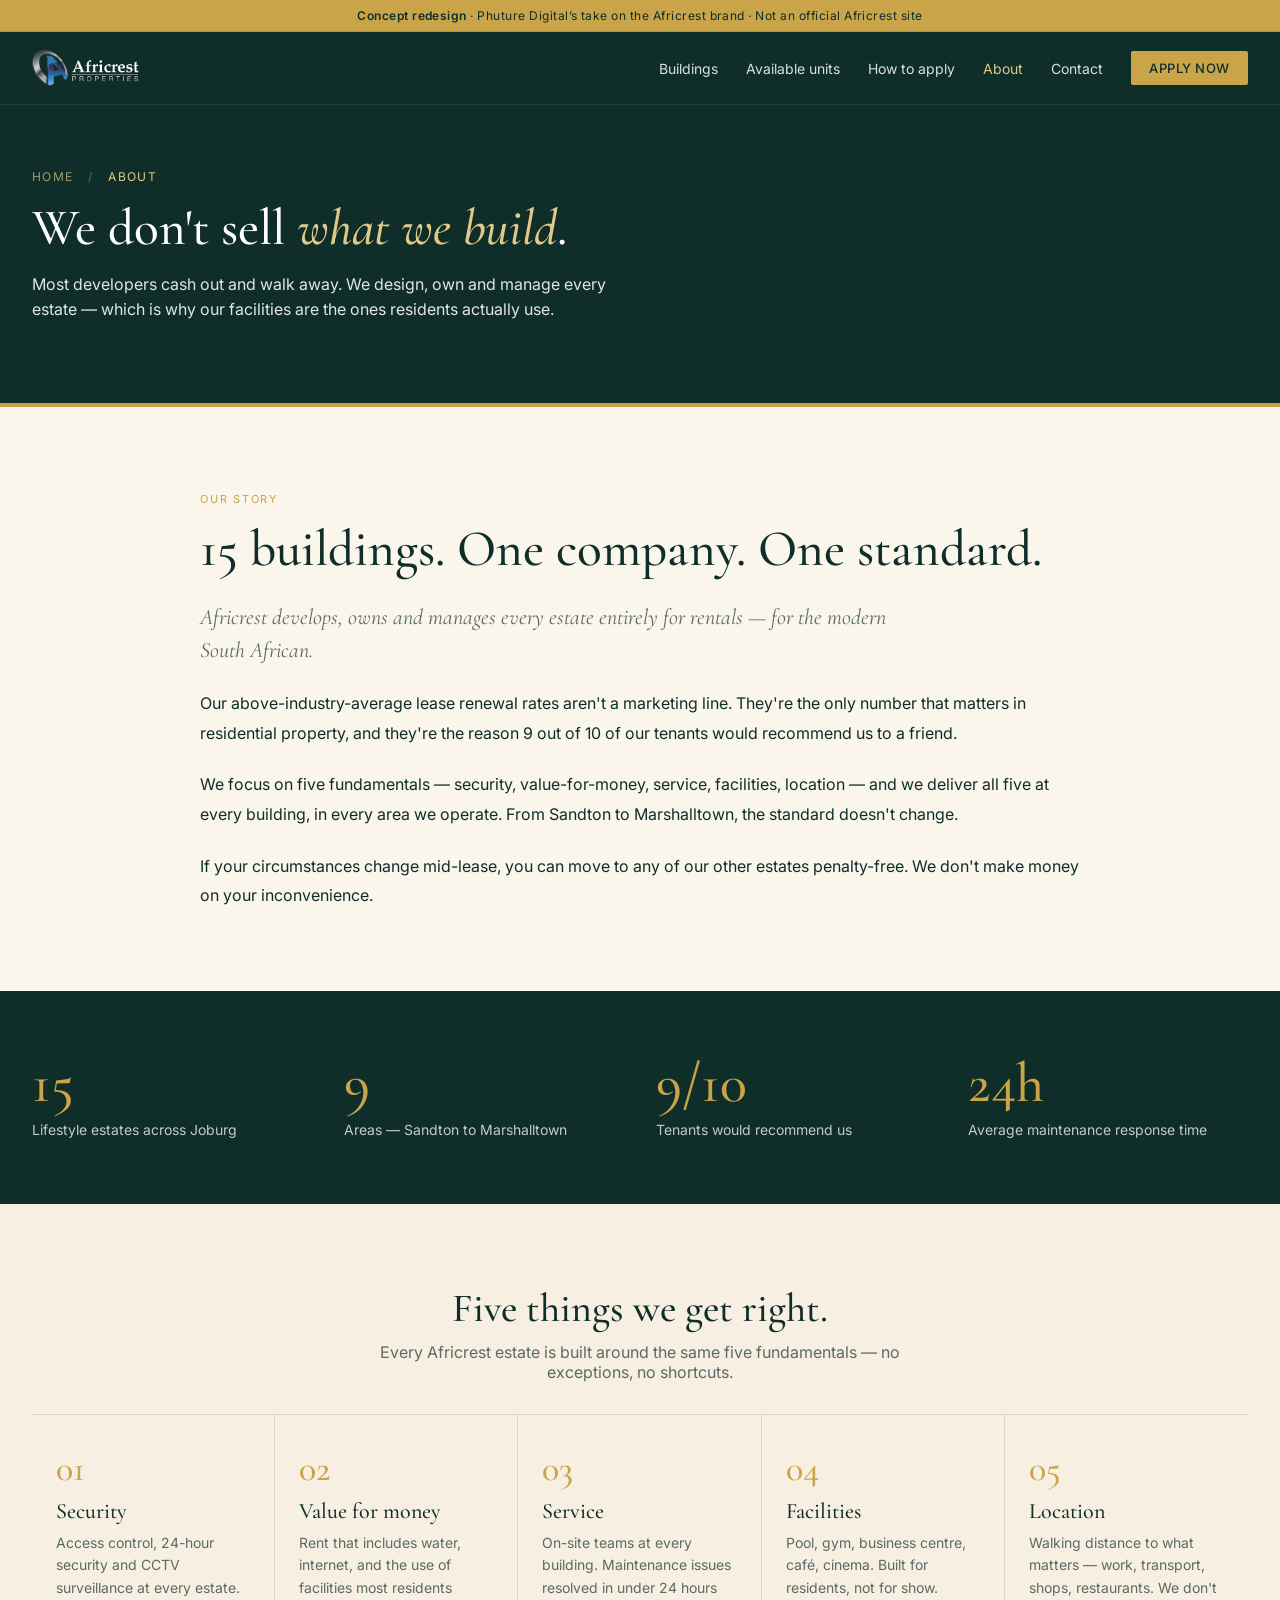
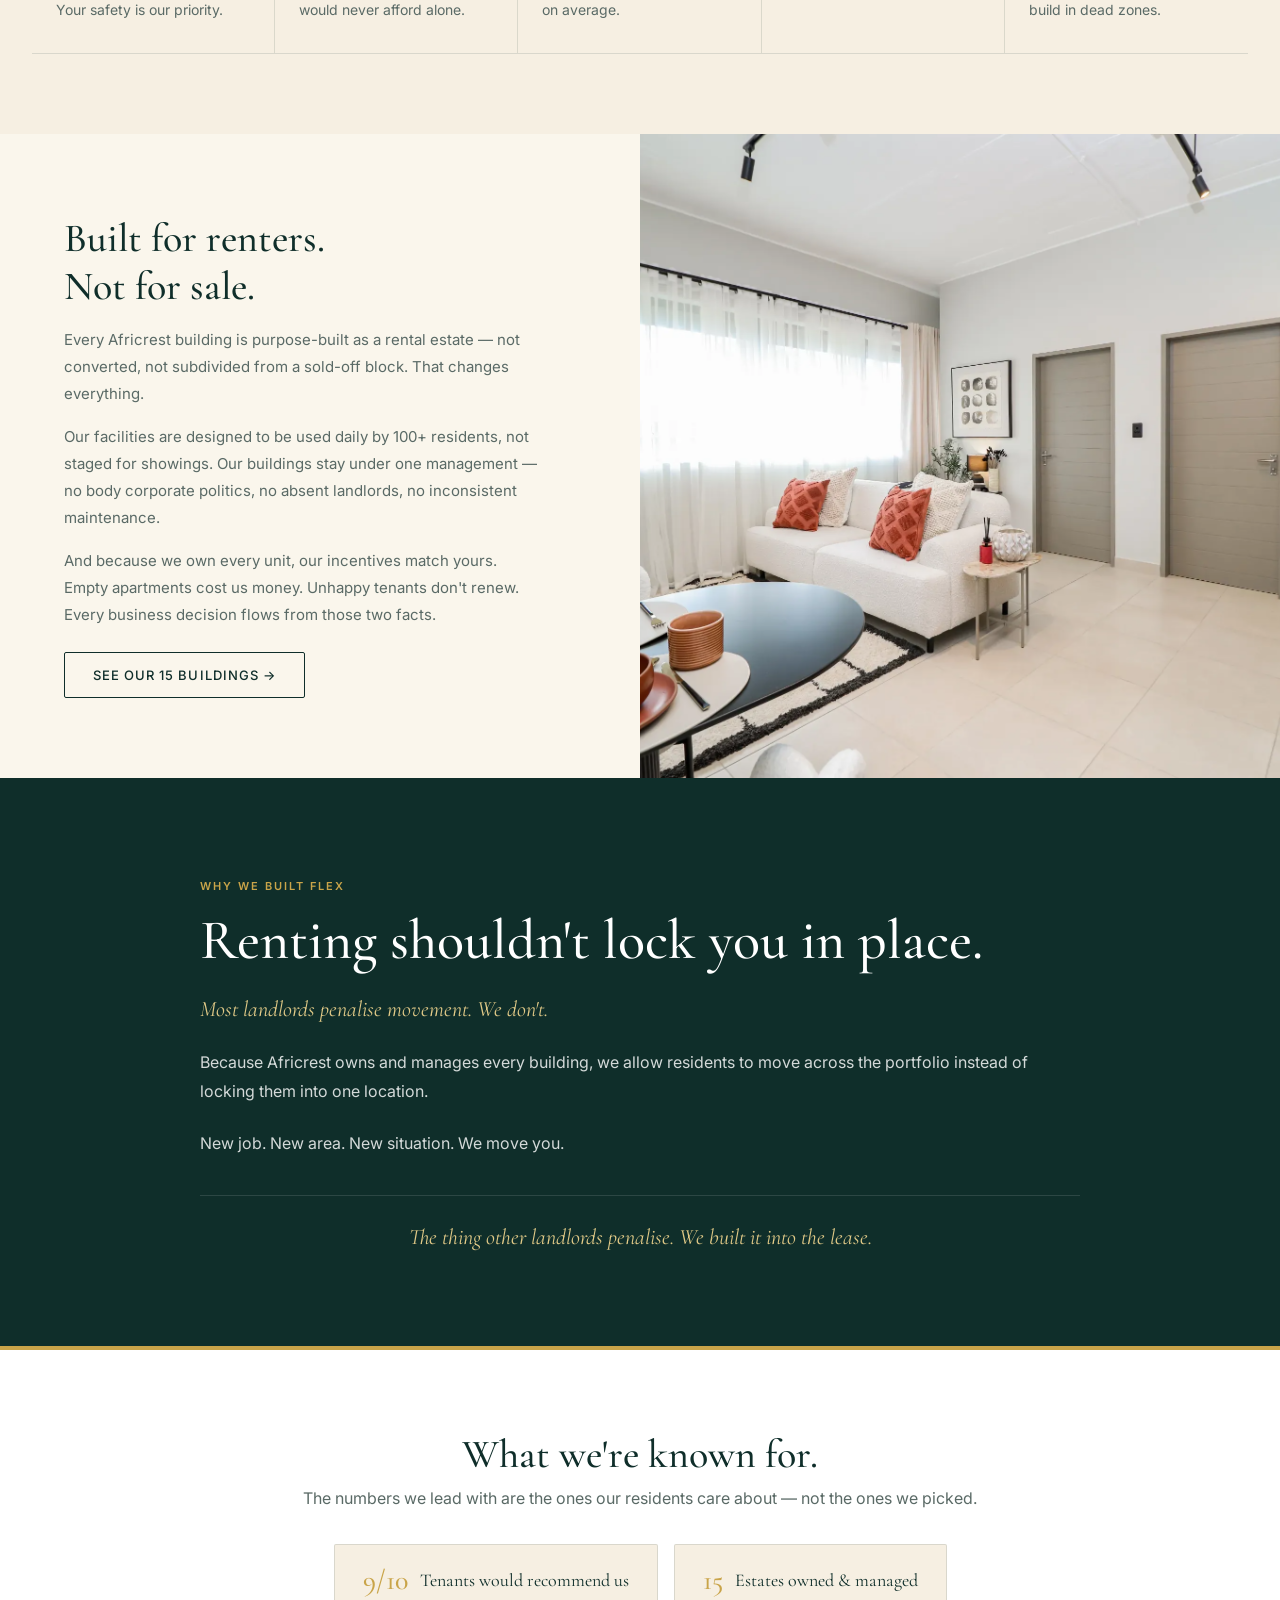
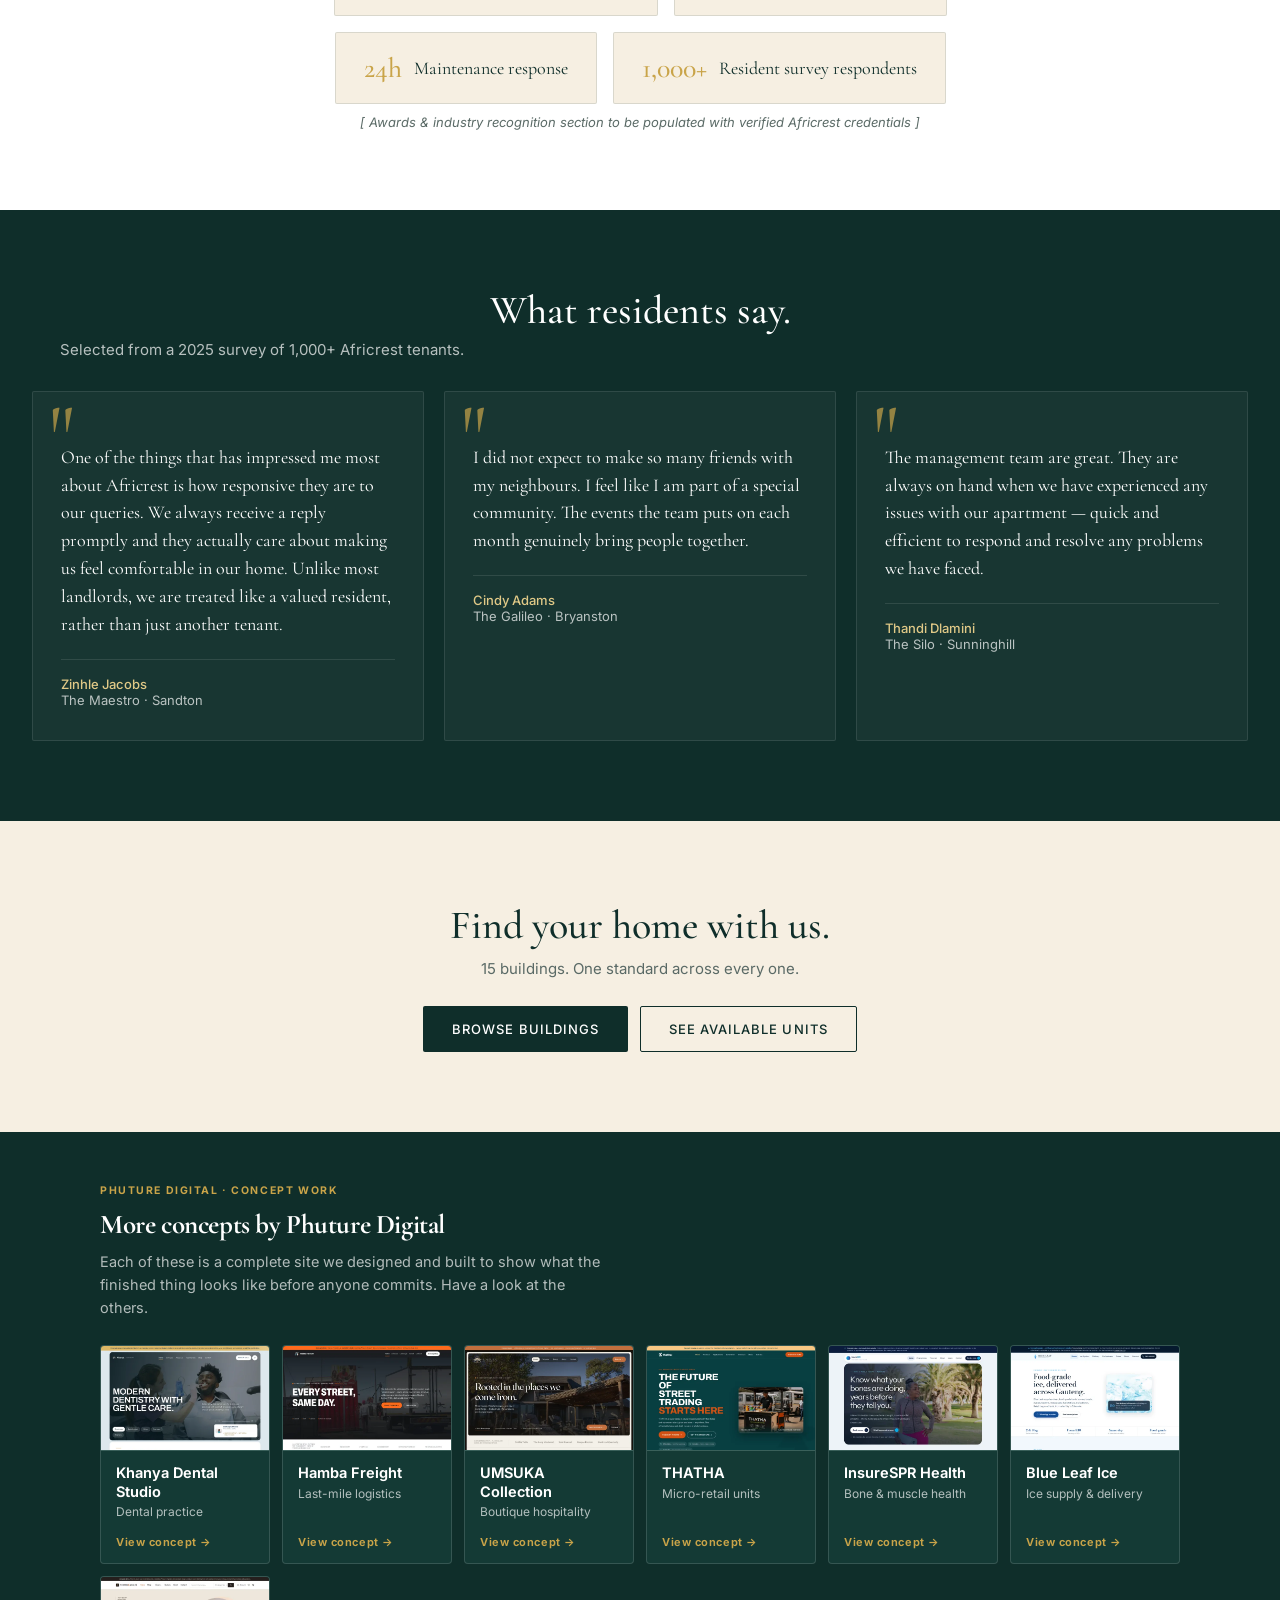
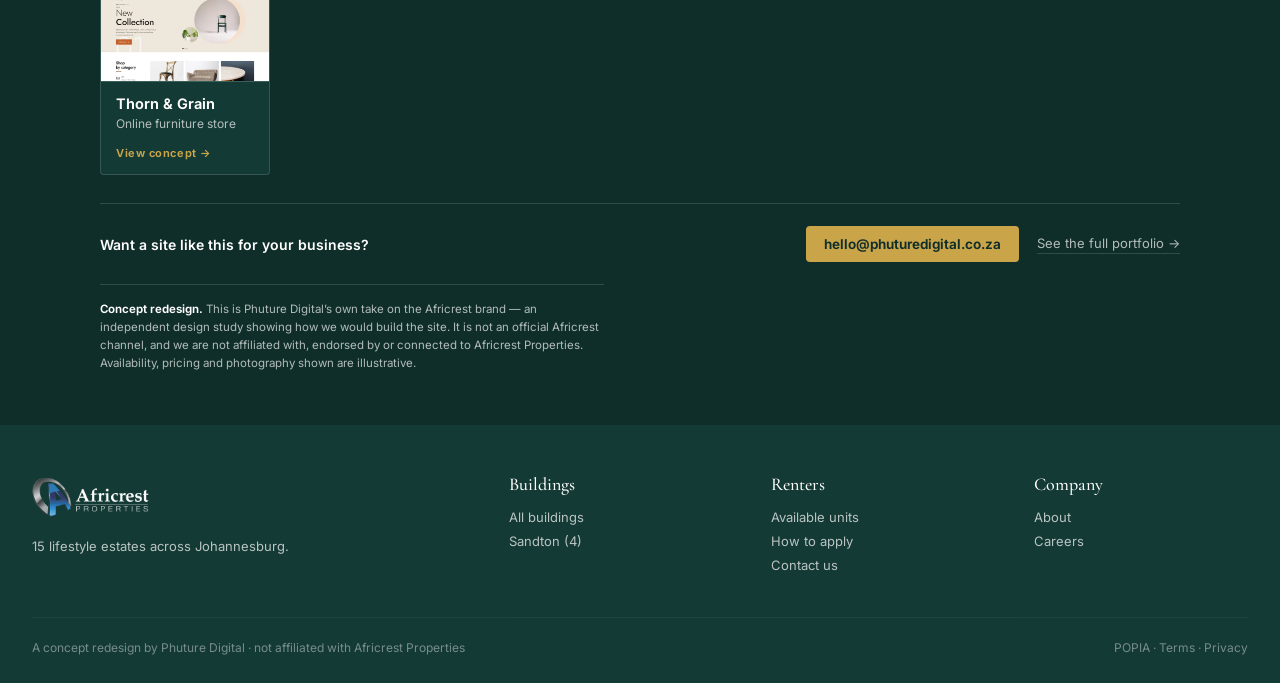
<file: about.html>
<!DOCTYPE html>
<html lang="en">
<head>
<meta charset="UTF-8" />
<meta name="viewport" content="width=device-width, initial-scale=1.0" />
<title>About — Africrest Properties · Concept by Phuture Digital</title>
<link rel="stylesheet" href="styles.css" />
<style>
  /* Editorial intro */
  .editorial { padding: 80px 32px; }
  .editorial-inner { max-width: 880px; margin: 0 auto; }
  .editorial .label { font-size: 11px; letter-spacing: 0.16em; text-transform: uppercase; color: var(--gold); }
  .editorial h2 { font-family: 'Cormorant Garamond', serif; font-size: clamp(36px, 4vw, 56px); font-weight: 500; line-height: 1.1; margin-top: 14px; color: var(--ink); }
  .editorial .lead { font-family: 'Cormorant Garamond', serif; font-size: 22px; font-style: italic; color: var(--muted); line-height: 1.5; margin-top: 24px; max-width: 720px; }
  .editorial p { font-size: 16px; line-height: 1.85; color: var(--ink); margin-top: 22px; }

  /* Stats band */
  .stats-band { background: var(--ink); color: #fff; padding: 64px 32px; }
  .stats-grid { max-width: 1280px; margin: 0 auto; display: grid; grid-template-columns: repeat(4, 1fr); gap: 32px; }
  .stat-cell { text-align: left; }
  .stat-cell .n { font-family: 'Cormorant Garamond', serif; font-size: 56px; color: var(--gold); font-weight: 500; line-height: 1; }
  .stat-cell .l { font-size: 14px; color: rgba(255,255,255,0.75); margin-top: 8px; line-height: 1.5; }

  /* Five fundamentals */
  .fundamentals { padding: 80px 32px; background: var(--cream); }
  .fund-grid { max-width: 1280px; margin: 32px auto 0; display: grid; grid-template-columns: repeat(5, 1fr); gap: 0; border-top: 1px solid var(--line); border-bottom: 1px solid var(--line); }
  .fund { padding: 32px 24px; border-right: 1px solid var(--line); }
  .fund:last-child { border-right: none; }
  .fund-num { font-family: 'Cormorant Garamond', serif; font-size: 36px; color: var(--gold); font-weight: 500; }
  .fund h3 { font-family: 'Cormorant Garamond', serif; font-size: 22px; font-weight: 500; color: var(--ink); margin-top: 8px; }
  .fund p { font-size: 14px; color: var(--muted); line-height: 1.6; margin-top: 8px; }

  /* Recognition block (honest version) */
  .recognition { padding: 80px 32px; background: #fff; }
  .recog-inner { max-width: 880px; margin: 0 auto; text-align: center; }
  .recog-inner h2 { font-family: 'Cormorant Garamond', serif; font-size: 40px; font-weight: 500; color: var(--ink); }
  .recog-inner > p { color: var(--muted); margin-top: 10px; }
  .recog-pills { display: flex; gap: 16px; justify-content: center; flex-wrap: wrap; margin-top: 36px; }
  .recog-pill {
    background: var(--cream); border: 1px solid var(--line);
    padding: 18px 28px; border-radius: 2px;
    font-family: 'Cormorant Garamond', serif; font-size: 18px; color: var(--ink);
    display: flex; align-items: center; gap: 12px;
  }
  .recog-pill .n { font-size: 28px; color: var(--gold); font-weight: 500; }
  .recog-note { margin-top: 28px; font-size: 13px; color: var(--muted); font-style: italic; }

  /* Testimonials */
  .testimonials { background: var(--ink); color: #fff; padding: 80px 32px; }
  .testimonials .section-head h2 { color: #fff; }
  .testimonial-grid { max-width: 1280px; margin: 32px auto 0; display: grid; grid-template-columns: repeat(3, 1fr); gap: 20px; }
  .testimonial {
    background: rgba(255,255,255,0.04);
    border: 1px solid rgba(255,255,255,0.1);
    border-radius: 2px;
    padding: 32px 28px;
    position: relative;
  }
  .testimonial::before {
    content: '"';
    font-family: 'Cormorant Garamond', serif;
    font-size: 88px;
    color: var(--gold);
    position: absolute; top: 0; left: 16px;
    line-height: 1;
    opacity: 0.7;
  }
  .testimonial blockquote { font-family: 'Cormorant Garamond', serif; font-size: 18px; font-weight: 400; line-height: 1.55; padding-top: 20px; }
  .testimonial cite { display: block; margin-top: 20px; padding-top: 16px; border-top: 1px solid rgba(255,255,255,0.1); font-style: normal; font-size: 13px; color: rgba(255,255,255,0.7); }
  .testimonial cite strong { color: var(--gold-soft); font-weight: 500; display: block; }

  /* Two-column section */
  .two-col {
    display: grid; grid-template-columns: 1fr 1fr;
    background: var(--paper);
  }
  .two-col-text { padding: 80px 64px; }
  .two-col-text h2 { font-family: 'Cormorant Garamond', serif; font-size: 40px; font-weight: 500; color: var(--ink); }
  .two-col-text p { font-size: 15px; line-height: 1.8; color: var(--muted); margin-top: 16px; max-width: 480px; }
  .two-col-img { background: url('images/The-Encore-Living-Room.webp') center/cover; min-height: 480px; }

  /* FLEX section */
  .flex-about { background: var(--ink); color: #fff; padding: 96px 32px; border-bottom: 4px solid var(--gold); }
  .flex-about-inner { max-width: 880px; margin: 0 auto; }
  .flex-about .label { font-size: 11px; letter-spacing: 0.18em; text-transform: uppercase; color: var(--gold); font-weight: 600; }
  .flex-about h2 { font-family: 'Cormorant Garamond', serif; font-size: clamp(36px, 4.4vw, 56px); font-weight: 500; line-height: 1.08; margin-top: 16px; color: #fff; }
  .flex-about .lead { font-family: 'Cormorant Garamond', serif; font-style: italic; font-size: 22px; line-height: 1.5; color: var(--gold-soft); margin-top: 22px; max-width: 720px; }
  .flex-about p { font-size: 16px; line-height: 1.85; color: rgba(255,255,255,0.82); margin-top: 22px; }
  .flex-about .closing { margin-top: 36px; padding-top: 28px; border-top: 1px solid rgba(255,255,255,0.12); font-family: 'Cormorant Garamond', serif; font-style: italic; font-size: 22px; color: var(--gold-soft); text-align: center; }
  @media (max-width: 640px) {
    .flex-about { padding: 64px 24px; }
    .flex-about .lead { font-size: 18px; }
  }

  /* CTA */
  .about-cta { background: var(--cream); padding: 80px 32px; text-align: center; }
  .about-cta h2 { font-family: 'Cormorant Garamond', serif; font-size: 40px; font-weight: 500; color: var(--ink); }
  .about-cta p { font-size: 15px; color: var(--muted); margin-top: 10px; max-width: 540px; margin-left: auto; margin-right: auto; }
  .about-cta .ctas { margin-top: 28px; display: flex; gap: 12px; justify-content: center; flex-wrap: wrap; }

  @media (max-width: 980px) {
    .stats-grid, .fund-grid, .testimonial-grid { grid-template-columns: repeat(2, 1fr); }
    .fund:nth-child(2), .fund:nth-child(4) { border-right: none; }
    .two-col { grid-template-columns: 1fr; }
    .two-col-text { padding: 56px 32px; }
    .two-col-img { min-height: 320px; }
  }
  @media (max-width: 640px) {
    .stats-grid, .fund-grid, .testimonial-grid { grid-template-columns: 1fr; }
    .fund { border-right: none; border-bottom: 1px solid var(--line); }
    .fund:last-child { border-bottom: none; }
    .editorial { padding: 56px 24px; }
    .editorial .lead { font-size: 18px; }
  }
</style>
</head>
<body>

<div class="demo-banner"><strong>Concept redesign</strong> &middot; Phuture Digital&rsquo;s take on the Africrest brand &middot; Not an official Africrest site</div>

<nav class="nav">
  <div class="nav-inner">
    <a href="index.html" class="logo"><img src="africrest-logo.png" alt="Africrest Properties" class="logo-img"></a>
    <div class="nav-links">
      <a href="buildings.html">Buildings</a>
      <a href="units.html">Available units</a>
      <a href="apply.html">How to apply</a>
      <a href="about.html" class="active">About</a>
      <a href="contact.html">Contact</a>
      <a href="apply.html" class="nav-cta">Apply now</a>
    </div>
  </div>
</nav>

<header class="page-header">
  <div class="page-header-inner">
    <div class="crumb"><a href="index.html">Home</a> <span class="sep">/</span> About</div>
    <h1>We don't sell <em>what we build</em>.</h1>
    <p class="lead">Most developers cash out and walk away. We design, own and manage every estate — which is why our facilities are the ones residents actually use.</p>
  </div>
</header>

<!-- Editorial intro -->
<section class="editorial">
  <div class="editorial-inner">
    <span class="label">Our story</span>
    <h2>15 buildings. One company. One standard.</h2>
    <p class="lead">Africrest develops, owns and manages every estate entirely for rentals — for the modern South African.</p>
    <p>Our above-industry-average lease renewal rates aren't a marketing line. They're the only number that matters in residential property, and they're the reason 9 out of 10 of our tenants would recommend us to a friend.</p>
    <p>We focus on five fundamentals — security, value-for-money, service, facilities, location — and we deliver all five at every building, in every area we operate. From Sandton to Marshalltown, the standard doesn't change.</p>
    <p>If your circumstances change mid-lease, you can move to any of our other estates penalty-free. We don't make money on your inconvenience.</p>
  </div>
</section>

<!-- Stats band -->
<section class="stats-band">
  <div class="stats-grid">
    <div class="stat-cell"><div class="n">15</div><div class="l">Lifestyle estates across Joburg</div></div>
    <div class="stat-cell"><div class="n">9</div><div class="l">Areas — Sandton to Marshalltown</div></div>
    <div class="stat-cell"><div class="n">9/10</div><div class="l">Tenants would recommend us</div></div>
    <div class="stat-cell"><div class="n">24h</div><div class="l">Average maintenance response time</div></div>
  </div>
</section>

<!-- 5 fundamentals -->
<section class="fundamentals">
  <div class="section-inner">
    <div style="text-align: center;">
      <h2 style="font-family: 'Cormorant Garamond', serif; font-size: 40px; font-weight: 500;">Five things we get right.</h2>
      <p style="color: var(--muted); margin-top: 10px; max-width: 540px; margin-left: auto; margin-right: auto;">Every Africrest estate is built around the same five fundamentals — no exceptions, no shortcuts.</p>
    </div>

    <div class="fund-grid">
      <div class="fund"><div class="fund-num">01</div><h3>Security</h3><p>Access control, 24-hour security and CCTV surveillance at every estate. Your safety is our priority.</p></div>
      <div class="fund"><div class="fund-num">02</div><h3>Value for money</h3><p>Rent that includes water, internet, and the use of facilities most residents would never afford alone.</p></div>
      <div class="fund"><div class="fund-num">03</div><h3>Service</h3><p>On-site teams at every building. Maintenance issues resolved in under 24 hours on average.</p></div>
      <div class="fund"><div class="fund-num">04</div><h3>Facilities</h3><p>Pool, gym, business centre, café, cinema. Built for residents, not for show.</p></div>
      <div class="fund"><div class="fund-num">05</div><h3>Location</h3><p>Walking distance to what matters — work, transport, shops, restaurants. We don't build in dead zones.</p></div>
    </div>
  </div>
</section>

<!-- Two col -->
<section class="two-col">
  <div class="two-col-text">
    <h2>Built for renters.<br/>Not for sale.</h2>
    <p>Every Africrest building is purpose-built as a rental estate — not converted, not subdivided from a sold-off block. That changes everything.</p>
    <p>Our facilities are designed to be used daily by 100+ residents, not staged for showings. Our buildings stay under one management — no body corporate politics, no absent landlords, no inconsistent maintenance.</p>
    <p>And because we own every unit, our incentives match yours. Empty apartments cost us money. Unhappy tenants don't renew. Every business decision flows from those two facts.</p>
    <a href="buildings.html" class="btn btn-outline-dark" style="margin-top: 24px;">See our 15 buildings →</a>
  </div>
  <div class="two-col-img"></div>
</section>

<!-- FLEX -->
<section id="flex" class="flex-about">
  <div class="flex-about-inner">
    <span class="label">Why we built FLEX</span>
    <h2>Renting shouldn't lock you in place.</h2>
    <p class="lead">Most landlords penalise movement. We don't.</p>
    <p>Because Africrest owns and manages every building, we allow residents to move across the portfolio instead of locking them into one location.</p>
    <p>New job. New area. New situation. We move you.</p>
    <div class="closing">The thing other landlords penalise. We built it into the lease.</div>
  </div>
</section>

<!-- Recognition (honest, demo-safe) -->
<section class="recognition">
  <div class="recog-inner">
    <h2>What we're known for.</h2>
    <p>The numbers we lead with are the ones our residents care about — not the ones we picked.</p>
    <div class="recog-pills">
      <div class="recog-pill"><span class="n">9/10</span> Tenants would recommend us</div>
      <div class="recog-pill"><span class="n">15</span> Estates owned & managed</div>
      <div class="recog-pill"><span class="n">24h</span> Maintenance response</div>
      <div class="recog-pill"><span class="n">1,000+</span> Resident survey respondents</div>
    </div>
    <p class="recog-note">[ Awards & industry recognition section to be populated with verified Africrest credentials ]</p>
  </div>
</section>

<!-- Testimonials -->
<section class="testimonials">
  <div class="section-inner">
    <div class="section-head" style="text-align: center; display: block;">
      <h2 style="font-family: 'Cormorant Garamond', serif; font-size: 40px; font-weight: 500;">What residents say.</h2>
      <p style="color: rgba(255,255,255,0.7); margin-top: 10px;">Selected from a 2025 survey of 1,000+ Africrest tenants.</p>
    </div>
    <div class="testimonial-grid">
      <div class="testimonial">
        <blockquote>One of the things that has impressed me most about Africrest is how responsive they are to our queries. We always receive a reply promptly and they actually care about making us feel comfortable in our home. Unlike most landlords, we are treated like a valued resident, rather than just another tenant.</blockquote>
        <cite><strong>Zinhle Jacobs</strong>The Maestro · Sandton</cite>
      </div>
      <div class="testimonial">
        <blockquote>I did not expect to make so many friends with my neighbours. I feel like I am part of a special community. The events the team puts on each month genuinely bring people together.</blockquote>
        <cite><strong>Cindy Adams</strong>The Galileo · Bryanston</cite>
      </div>
      <div class="testimonial">
        <blockquote>The management team are great. They are always on hand when we have experienced any issues with our apartment — quick and efficient to respond and resolve any problems we have faced.</blockquote>
        <cite><strong>Thandi Dlamini</strong>The Silo · Sunninghill</cite>
      </div>
    </div>
  </div>
</section>

<!-- CTA -->
<section class="about-cta">
  <h2>Find your home with us.</h2>
  <p>15 buildings. One standard across every one.</p>
  <div class="ctas">
    <a href="buildings.html" class="btn btn-dark">Browse buildings</a>
    <a href="units.html" class="btn btn-outline-dark">See available units</a>
  </div>
</section>








<!-- pd-network:start -->
<section class="pd-network" aria-labelledby="pd-network-title">
  <div class="pd-network-inner">
    <p class="pd-network-eyebrow">Phuture Digital &middot; Concept work</p>
    <h2 class="pd-network-title" id="pd-network-title">More concepts by Phuture Digital</h2>
    <p class="pd-network-lede">Each of these is a complete site we designed and built to show what the finished thing looks like before anyone commits. Have a look at the others.</p>
    <ul class="pd-network-grid">
        <li class="pd-network-card">
          <a href="https://khanya-concept.phuturedigital.co.za">
            <img class="pd-network-thumb" src="/pd-concepts/khanya.webp" alt=""
                 width="640" height="400" loading="lazy" decoding="async">
            <span class="pd-network-body">
              <span class="pd-network-name">Khanya Dental Studio</span>
              <span class="pd-network-sector">Dental practice</span>
              <span class="pd-network-go">View concept &rarr;</span>
            </span>
          </a>
        </li>
        <li class="pd-network-card">
          <a href="https://hamba-concept.phuturedigital.co.za">
            <img class="pd-network-thumb" src="/pd-concepts/hamba.webp" alt=""
                 width="640" height="400" loading="lazy" decoding="async">
            <span class="pd-network-body">
              <span class="pd-network-name">Hamba Freight</span>
              <span class="pd-network-sector">Last-mile logistics</span>
              <span class="pd-network-go">View concept &rarr;</span>
            </span>
          </a>
        </li>
        <li class="pd-network-card">
          <a href="https://umsuka-concept.phuturedigital.co.za">
            <img class="pd-network-thumb" src="/pd-concepts/umsuka.webp" alt=""
                 width="640" height="400" loading="lazy" decoding="async">
            <span class="pd-network-body">
              <span class="pd-network-name">UMSUKA Collection</span>
              <span class="pd-network-sector">Boutique hospitality</span>
              <span class="pd-network-go">View concept &rarr;</span>
            </span>
          </a>
        </li>
        <li class="pd-network-card">
          <a href="https://thatha-concept.phuturedigital.co.za">
            <img class="pd-network-thumb" src="/pd-concepts/thatha.webp" alt=""
                 width="640" height="400" loading="lazy" decoding="async">
            <span class="pd-network-body">
              <span class="pd-network-name">THATHA</span>
              <span class="pd-network-sector">Micro-retail units</span>
              <span class="pd-network-go">View concept &rarr;</span>
            </span>
          </a>
        </li>
        <li class="pd-network-card">
          <a href="https://insurespr-concept.phuturedigital.co.za">
            <img class="pd-network-thumb" src="/pd-concepts/insurespr.webp" alt=""
                 width="640" height="400" loading="lazy" decoding="async">
            <span class="pd-network-body">
              <span class="pd-network-name">InsureSPR Health</span>
              <span class="pd-network-sector">Bone &amp; muscle health</span>
              <span class="pd-network-go">View concept &rarr;</span>
            </span>
          </a>
        </li>
        <li class="pd-network-card">
          <a href="https://blueleaf-concept.phuturedigital.co.za">
            <img class="pd-network-thumb" src="/pd-concepts/blueleaf.webp" alt=""
                 width="640" height="400" loading="lazy" decoding="async">
            <span class="pd-network-body">
              <span class="pd-network-name">Blue Leaf Ice</span>
              <span class="pd-network-sector">Ice supply &amp; delivery</span>
              <span class="pd-network-go">View concept &rarr;</span>
            </span>
          </a>
        </li>
        <li class="pd-network-card">
          <a href="https://thorn-grain-concept.phuturedigital.co.za">
            <img class="pd-network-thumb" src="/pd-concepts/thorn-grain.webp" alt=""
                 width="640" height="400" loading="lazy" decoding="async">
            <span class="pd-network-body">
              <span class="pd-network-name">Thorn &amp; Grain</span>
              <span class="pd-network-sector">Online furniture store</span>
              <span class="pd-network-go">View concept &rarr;</span>
            </span>
          </a>
        </li>
    </ul>
    <div class="pd-network-cta">
      <p>Want a site like this for your business?</p>
      <a class="pd-network-btn" href="mailto:hello@phuturedigital.co.za">hello@phuturedigital.co.za</a>
      <a class="pd-network-link" href="https://www.phuturedigital.co.za/portfolio" rel="noopener">See the full portfolio &rarr;</a>
    </div>
    <p class="pd-network-mark"><strong>Concept redesign.</strong> This is Phuture Digital&rsquo;s own take on the Africrest brand &mdash; an independent design study showing how we would build the site. It is not an official Africrest channel, and we are not affiliated with, endorsed by or connected to Africrest Properties. Availability, pricing and photography shown are illustrative.</p>
  </div>
</section>
<!-- pd-network:end -->
<footer>
  <div class="foot-inner">
    <div>
      <a href="index.html" class="logo foot-logo"><img src="africrest-logo.png" alt="Africrest Properties" class="logo-img"></a>
      <p style="max-width: 320px; line-height: 1.7;">15 lifestyle estates across Johannesburg.</p>
    </div>
    <div><h4>Buildings</h4><ul><li><a href="buildings.html">All buildings</a></li><li><a href="buildings.html">Sandton (4)</a></li></ul></div>
    <div><h4>Renters</h4><ul><li><a href="units.html">Available units</a></li><li><a href="apply.html">How to apply</a></li><li><a href="contact.html">Contact us</a></li></ul></div>
    <div><h4>Company</h4><ul><li><a href="about.html">About</a></li><li><a href="#">Careers</a></li></ul></div>
  </div>
  <div class="foot-bottom"><span>A concept redesign by Phuture Digital &middot; not affiliated with Africrest Properties</span><span>POPIA · Terms · Privacy</span></div>
</footer>

</body>
</html>
</file>
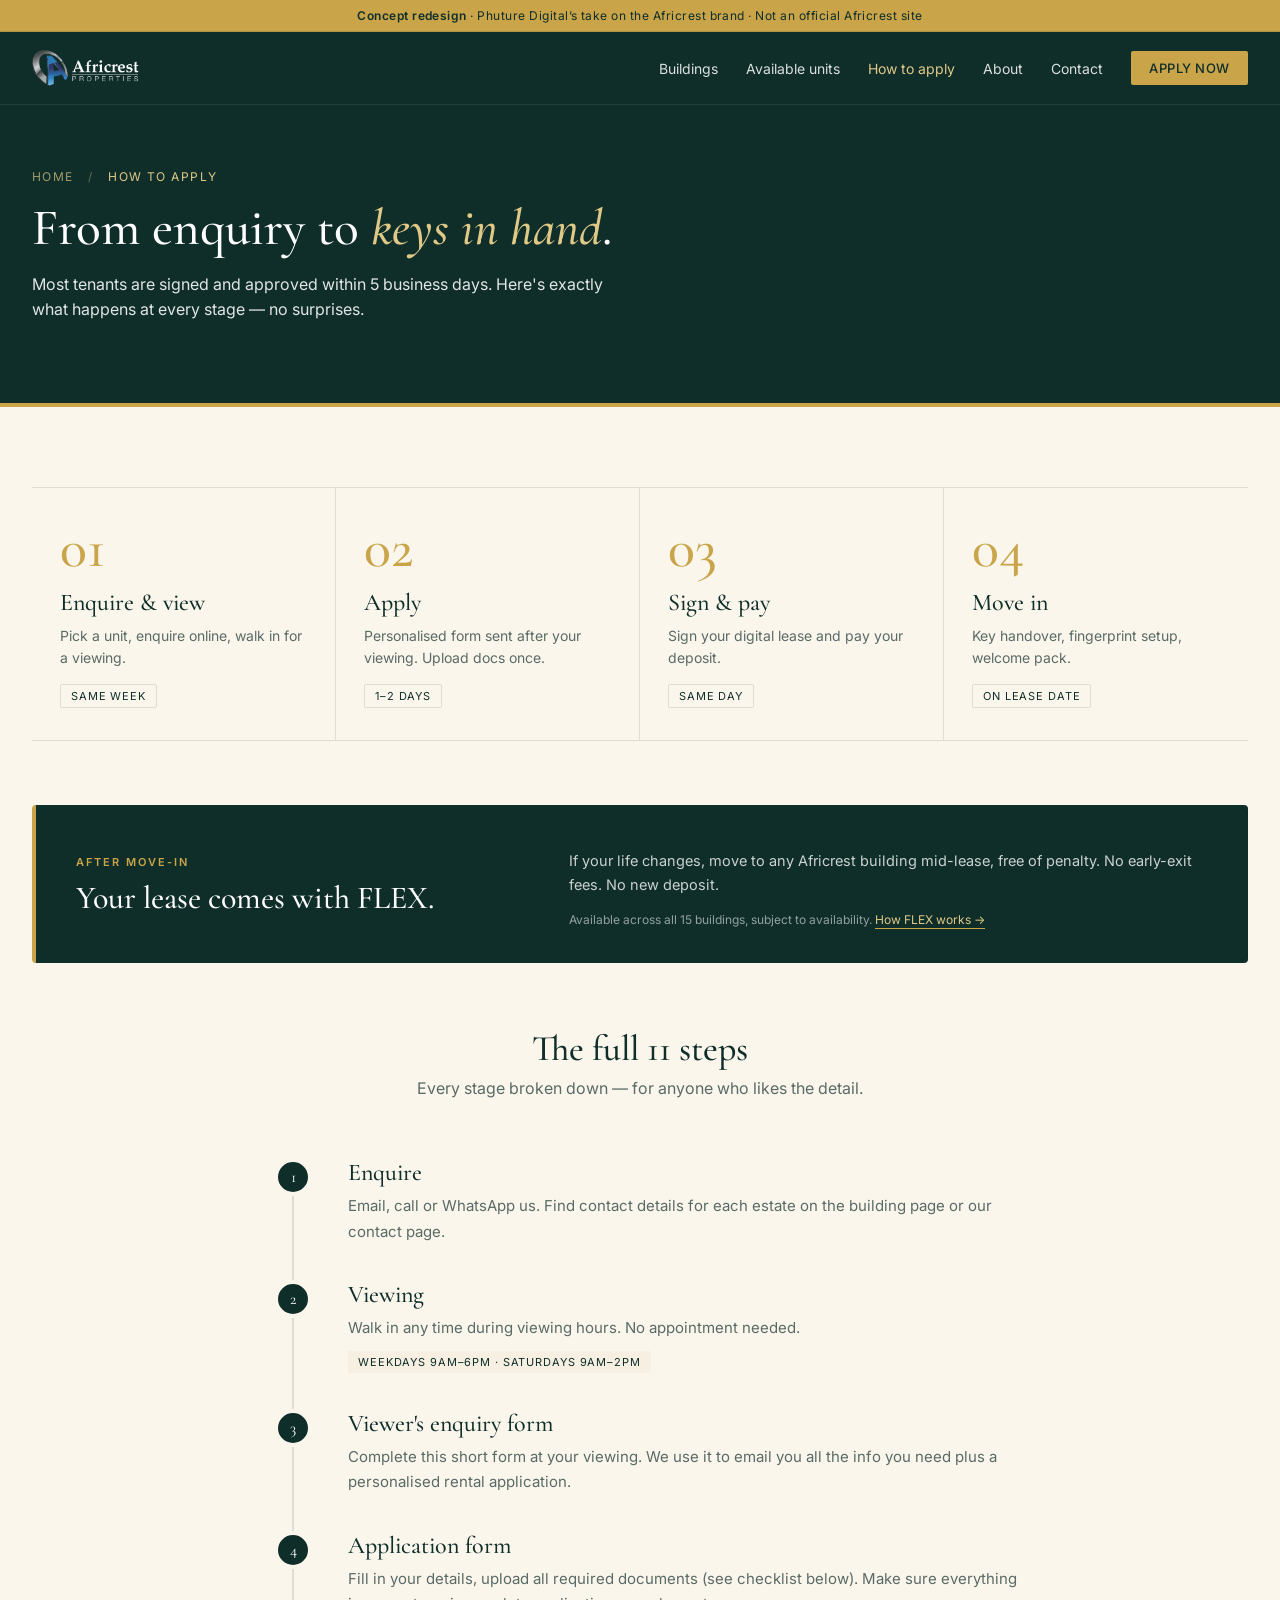
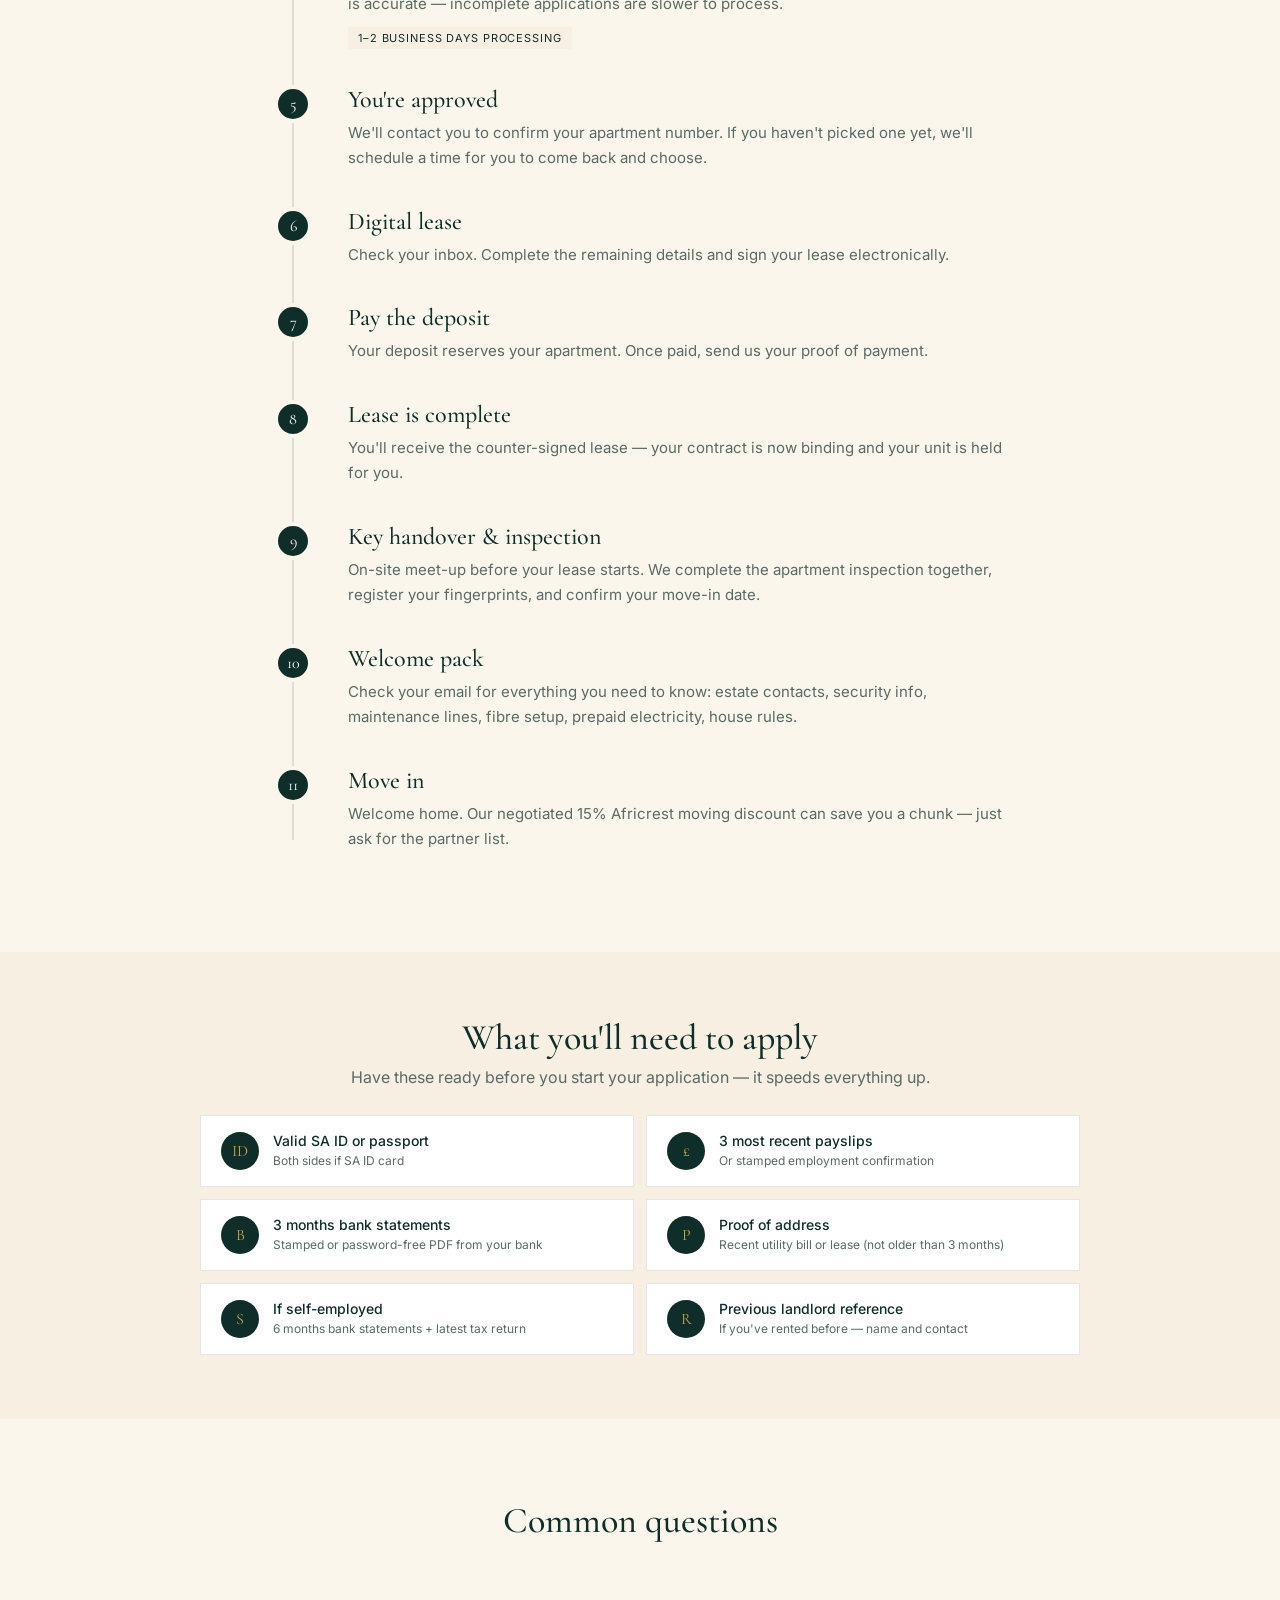
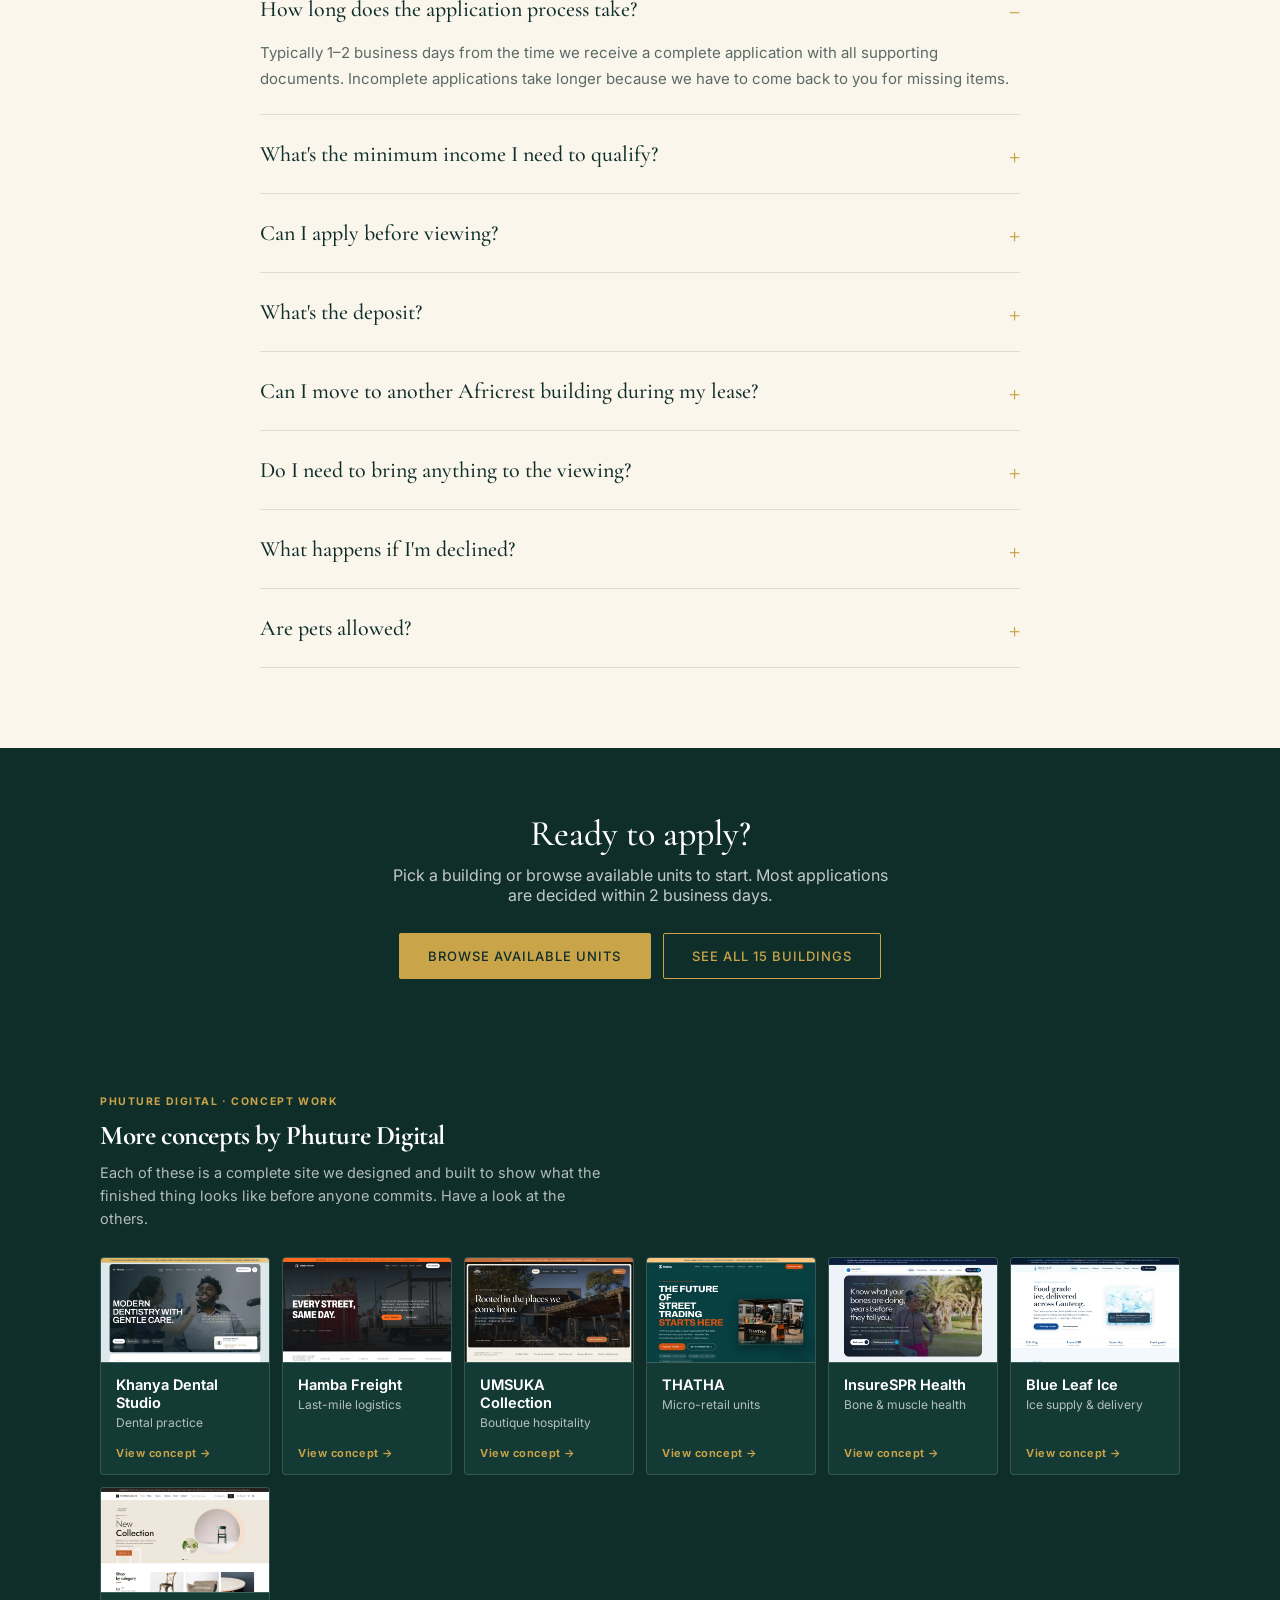
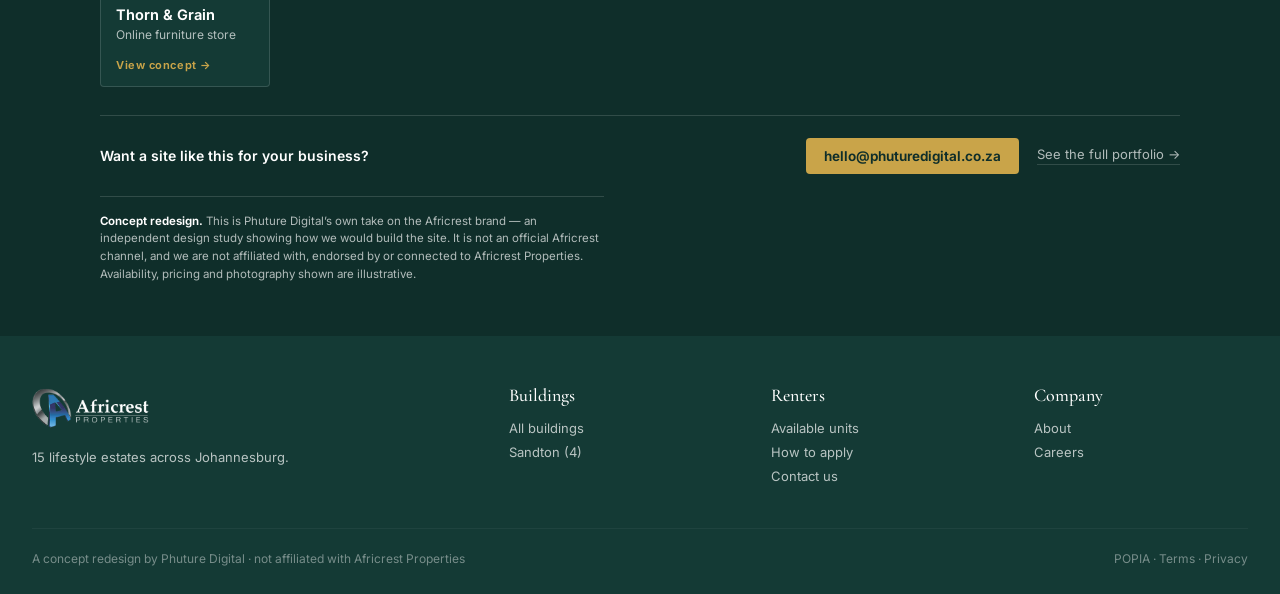
<file: apply.html>
<!DOCTYPE html>
<html lang="en">
<head>
<meta charset="UTF-8" />
<meta name="viewport" content="width=device-width, initial-scale=1.0" />
<title>How to apply — Africrest Properties · Concept by Phuture Digital</title>
<link rel="stylesheet" href="styles.css" />
<style>
  /* 4-phase summary */
  .phases { display: grid; grid-template-columns: repeat(4, 1fr); gap: 0; border-top: 1px solid var(--line); border-bottom: 1px solid var(--line); margin-bottom: 64px; }
  .phase { padding: 32px 28px; border-right: 1px solid var(--line); }
  .phase:last-child { border-right: none; }
  .phase-num { font-family: 'Cormorant Garamond', serif; font-size: 56px; color: var(--gold); line-height: 1; font-weight: 500; }
  .phase-title { font-family: 'Cormorant Garamond', serif; font-size: 24px; margin-top: 12px; font-weight: 500; }
  .phase-desc { font-size: 14px; color: var(--muted); margin-top: 8px; line-height: 1.6; }
  .phase-time { display: inline-block; margin-top: 14px; font-size: 11px; letter-spacing: 0.08em; text-transform: uppercase; color: var(--ink); border: 1px solid var(--line); padding: 4px 10px; border-radius: 2px; }

  /* 11-step timeline */
  .timeline { max-width: 760px; margin: 0 auto; position: relative; padding: 20px 0; }
  .timeline::before { content: ''; position: absolute; left: 32px; top: 32px; bottom: 32px; width: 2px; background: var(--line); }
  .ts {
    position: relative;
    padding-left: 88px;
    padding-bottom: 36px;
  }
  .ts:last-child { padding-bottom: 0; }
  .ts-dot {
    position: absolute; left: 14px; top: 0;
    width: 38px; height: 38px;
    background: var(--ink); color: #fff;
    border-radius: 50%; display: grid; place-items: center;
    font-family: 'Cormorant Garamond', serif; font-size: 16px;
    border: 4px solid var(--paper);
    z-index: 1;
  }
  .ts-title { font-family: 'Cormorant Garamond', serif; font-size: 24px; font-weight: 500; color: var(--ink); }
  .ts-desc { font-size: 15px; color: var(--muted); line-height: 1.7; margin-top: 6px; }
  .ts-meta { display: inline-block; font-size: 11px; letter-spacing: 0.08em; text-transform: uppercase; color: var(--ink); background: var(--cream); padding: 4px 10px; border-radius: 2px; margin-top: 10px; }

  /* Document checklist */
  .docs-section { background: var(--cream); padding: 64px 32px; }
  .docs-list { display: grid; grid-template-columns: 1fr 1fr; gap: 12px; max-width: 880px; margin: 28px auto 0; }
  .doc {
    display: flex; align-items: center; gap: 14px;
    padding: 16px 20px; background: #fff;
    border-radius: 2px; border: 1px solid var(--line);
  }
  .doc-icon { width: 38px; height: 38px; border-radius: 50%; background: var(--ink); color: var(--gold); display: grid; place-items: center; flex-shrink: 0; font-family: 'Cormorant Garamond', serif; font-size: 16px; }
  .doc strong { font-size: 14px; color: var(--ink); display: block; font-weight: 500; }
  .doc small { font-size: 12px; color: var(--muted); }

  /* FAQ */
  .faq-list { max-width: 760px; margin: 28px auto 0; }
  .faq {
    border-bottom: 1px solid var(--line);
    padding: 22px 0;
  }
  .faq summary {
    list-style: none; cursor: pointer;
    display: flex; justify-content: space-between; align-items: center;
    font-family: 'Cormorant Garamond', serif; font-size: 22px; font-weight: 500; color: var(--ink);
  }
  .faq summary::-webkit-details-marker { display: none; }
  .faq summary::after { content: '+'; font-size: 28px; color: var(--gold); transition: transform .2s; }
  .faq[open] summary::after { content: '−'; }
  .faq p { font-size: 15px; color: var(--muted); line-height: 1.75; margin-top: 14px; }

  /* FLEX after-move-in card */
  .flex-after { background: var(--ink); color: #fff; border-radius: 4px; border-left: 4px solid var(--gold); padding: 36px 40px; margin-bottom: 64px; display: grid; grid-template-columns: 1fr 1.4fr; gap: 36px; align-items: center; }
  .flex-after .label { font-size: 11px; letter-spacing: 0.18em; text-transform: uppercase; color: var(--gold); font-weight: 600; }
  .flex-after h3 { font-family: 'Cormorant Garamond', serif; font-size: 32px; font-weight: 500; margin-top: 10px; line-height: 1.15; color: #fff; }
  .flex-after p { font-size: 14.5px; line-height: 1.7; color: rgba(255,255,255,0.78); margin-top: 8px; }
  .flex-after small { display: block; margin-top: 14px; font-size: 12px; color: rgba(255,255,255,0.55); }
  @media (max-width: 720px) {
    .flex-after { grid-template-columns: 1fr; padding: 28px; }
  }

  /* CTA bar */
  .apply-cta-bar {
    background: var(--ink); color: #fff;
    padding: 64px 32px;
    text-align: center;
  }
  .apply-cta-bar h2 { font-family: 'Cormorant Garamond', serif; font-size: 36px; font-weight: 500; color: #fff; }
  .apply-cta-bar p { color: rgba(255,255,255,0.75); margin-top: 10px; max-width: 520px; margin-left: auto; margin-right: auto; }
  .apply-cta-bar .ctas { display: flex; gap: 12px; justify-content: center; margin-top: 28px; flex-wrap: wrap; }

  @media (max-width: 980px) {
    .phases { grid-template-columns: repeat(2, 1fr); }
    .phase:nth-child(2) { border-right: none; }
    .docs-list { grid-template-columns: 1fr; }
  }
  @media (max-width: 640px) {
    .phases { grid-template-columns: 1fr; }
    .phase { border-right: none; border-bottom: 1px solid var(--line); }
    .phase:last-child { border-bottom: none; }
    .ts { padding-left: 64px; }
    .timeline::before { left: 18px; }
    .ts-dot { left: 0; width: 36px; height: 36px; }
  }
</style>
</head>
<body>

<div class="demo-banner"><strong>Concept redesign</strong> &middot; Phuture Digital&rsquo;s take on the Africrest brand &middot; Not an official Africrest site</div>

<nav class="nav">
  <div class="nav-inner">
    <a href="index.html" class="logo"><img src="africrest-logo.png" alt="Africrest Properties" class="logo-img"></a>
    <div class="nav-links">
      <a href="buildings.html">Buildings</a>
      <a href="units.html">Available units</a>
      <a href="apply.html" class="active">How to apply</a>
      <a href="about.html">About</a>
      <a href="contact.html">Contact</a>
      <a href="apply.html" class="nav-cta">Apply now</a>
    </div>
  </div>
</nav>

<header class="page-header">
  <div class="page-header-inner">
    <div class="crumb"><a href="index.html">Home</a> <span class="sep">/</span> How to apply</div>
    <h1>From enquiry to <em>keys in hand</em>.</h1>
    <p class="lead">Most tenants are signed and approved within 5 business days. Here's exactly what happens at every stage — no surprises.</p>
  </div>
</header>

<section class="section">
  <div class="section-inner">

    <!-- 4 phases -->
    <div class="phases">
      <div class="phase"><div class="phase-num">01</div><div class="phase-title">Enquire & view</div><div class="phase-desc">Pick a unit, enquire online, walk in for a viewing.</div><span class="phase-time">Same week</span></div>
      <div class="phase"><div class="phase-num">02</div><div class="phase-title">Apply</div><div class="phase-desc">Personalised form sent after your viewing. Upload docs once.</div><span class="phase-time">1–2 days</span></div>
      <div class="phase"><div class="phase-num">03</div><div class="phase-title">Sign & pay</div><div class="phase-desc">Sign your digital lease and pay your deposit.</div><span class="phase-time">Same day</span></div>
      <div class="phase"><div class="phase-num">04</div><div class="phase-title">Move in</div><div class="phase-desc">Key handover, fingerprint setup, welcome pack.</div><span class="phase-time">On lease date</span></div>
    </div>

    <!-- FLEX (after move-in) -->
    <aside class="flex-after">
      <div>
        <span class="label">After move-in</span>
        <h3>Your lease comes with FLEX.</h3>
      </div>
      <div>
        <p>If your life changes, move to any Africrest building mid-lease, free of penalty. No early-exit fees. No new deposit.</p>
        <small>Available across all 15 buildings, subject to availability. <a href="about.html#flex" style="color: var(--gold-soft); border-bottom: 1px solid var(--gold); padding-bottom: 1px;">How FLEX works →</a></small>
      </div>
    </aside>

    <!-- 11 steps -->
    <div style="text-align: center; margin-bottom: 40px;">
      <h2 style="font-family: 'Cormorant Garamond', serif; font-size: 36px; font-weight: 500;">The full 11 steps</h2>
      <p style="color: var(--muted); margin-top: 8px;">Every stage broken down — for anyone who likes the detail.</p>
    </div>

    <div class="timeline">
      <div class="ts"><div class="ts-dot">1</div>
        <div class="ts-title">Enquire</div>
        <div class="ts-desc">Email, call or WhatsApp us. Find contact details for each estate on the building page or our contact page.</div>
      </div>
      <div class="ts"><div class="ts-dot">2</div>
        <div class="ts-title">Viewing</div>
        <div class="ts-desc">Walk in any time during viewing hours. No appointment needed.</div>
        <span class="ts-meta">Weekdays 9am–6pm · Saturdays 9am–2pm</span>
      </div>
      <div class="ts"><div class="ts-dot">3</div>
        <div class="ts-title">Viewer's enquiry form</div>
        <div class="ts-desc">Complete this short form at your viewing. We use it to email you all the info you need plus a personalised rental application.</div>
      </div>
      <div class="ts"><div class="ts-dot">4</div>
        <div class="ts-title">Application form</div>
        <div class="ts-desc">Fill in your details, upload all required documents (see checklist below). Make sure everything is accurate — incomplete applications are slower to process.</div>
        <span class="ts-meta">1–2 business days processing</span>
      </div>
      <div class="ts"><div class="ts-dot">5</div>
        <div class="ts-title">You're approved</div>
        <div class="ts-desc">We'll contact you to confirm your apartment number. If you haven't picked one yet, we'll schedule a time for you to come back and choose.</div>
      </div>
      <div class="ts"><div class="ts-dot">6</div>
        <div class="ts-title">Digital lease</div>
        <div class="ts-desc">Check your inbox. Complete the remaining details and sign your lease electronically.</div>
      </div>
      <div class="ts"><div class="ts-dot">7</div>
        <div class="ts-title">Pay the deposit</div>
        <div class="ts-desc">Your deposit reserves your apartment. Once paid, send us your proof of payment.</div>
      </div>
      <div class="ts"><div class="ts-dot">8</div>
        <div class="ts-title">Lease is complete</div>
        <div class="ts-desc">You'll receive the counter-signed lease — your contract is now binding and your unit is held for you.</div>
      </div>
      <div class="ts"><div class="ts-dot">9</div>
        <div class="ts-title">Key handover & inspection</div>
        <div class="ts-desc">On-site meet-up before your lease starts. We complete the apartment inspection together, register your fingerprints, and confirm your move-in date.</div>
      </div>
      <div class="ts"><div class="ts-dot">10</div>
        <div class="ts-title">Welcome pack</div>
        <div class="ts-desc">Check your email for everything you need to know: estate contacts, security info, maintenance lines, fibre setup, prepaid electricity, house rules.</div>
      </div>
      <div class="ts"><div class="ts-dot">11</div>
        <div class="ts-title">Move in</div>
        <div class="ts-desc">Welcome home. Our negotiated 15% Africrest moving discount can save you a chunk — just ask for the partner list.</div>
      </div>
    </div>
  </div>
</section>

<!-- Documents checklist -->
<section class="docs-section">
  <div class="section-inner">
    <div style="text-align: center;">
      <h2 style="font-family: 'Cormorant Garamond', serif; font-size: 36px; font-weight: 500;">What you'll need to apply</h2>
      <p style="color: var(--muted); margin-top: 8px;">Have these ready before you start your application — it speeds everything up.</p>
    </div>

    <div class="docs-list">
      <div class="doc"><span class="doc-icon">ID</span><div><strong>Valid SA ID or passport</strong><small>Both sides if SA ID card</small></div></div>
      <div class="doc"><span class="doc-icon">£</span><div><strong>3 most recent payslips</strong><small>Or stamped employment confirmation</small></div></div>
      <div class="doc"><span class="doc-icon">B</span><div><strong>3 months bank statements</strong><small>Stamped or password-free PDF from your bank</small></div></div>
      <div class="doc"><span class="doc-icon">P</span><div><strong>Proof of address</strong><small>Recent utility bill or lease (not older than 3 months)</small></div></div>
      <div class="doc"><span class="doc-icon">S</span><div><strong>If self-employed</strong><small>6 months bank statements + latest tax return</small></div></div>
      <div class="doc"><span class="doc-icon">R</span><div><strong>Previous landlord reference</strong><small>If you've rented before — name and contact</small></div></div>
    </div>
  </div>
</section>

<!-- FAQ -->
<section class="section">
  <div class="section-inner">
    <div style="text-align: center;">
      <h2 style="font-family: 'Cormorant Garamond', serif; font-size: 36px; font-weight: 500;">Common questions</h2>
    </div>
    <div class="faq-list">
      <details class="faq" open>
        <summary>How long does the application process take?</summary>
        <p>Typically 1–2 business days from the time we receive a complete application with all supporting documents. Incomplete applications take longer because we have to come back to you for missing items.</p>
      </details>
      <details class="faq">
        <summary>What's the minimum income I need to qualify?</summary>
        <p>As a guideline, your gross monthly income should be at least 3× the rent. So for a R7,000/month apartment, that's around R21,000 gross per month. We do consider full applications holistically — bank conduct, employment stability and rental history all factor in.</p>
      </details>
      <details class="faq">
        <summary>Can I apply before viewing?</summary>
        <p>We strongly recommend a viewing first — you'll get a feel for the building and we can answer questions in person. If you're relocating from another city we can arrange a video walkthrough.</p>
      </details>
      <details class="faq">
        <summary>What's the deposit?</summary>
        <p>One month's rent, paid once-off before move-in. You'll also pay a R750 lease admin fee. Both are detailed on the unit page before you commit.</p>
      </details>
      <details class="faq">
        <summary>Can I move to another Africrest building during my lease?</summary>
        <p>Yes — this is the FLEX promise. Move between any Africrest buildings during your lease, free of penalty. No early-exit fees, no deposit loss. Most moves happen within 4–6 weeks. <a href="about.html#flex" style="color: var(--ink); border-bottom: 1px solid var(--gold);">How FLEX works →</a></p>
      </details>
      <details class="faq">
        <summary>Do I need to bring anything to the viewing?</summary>
        <p>Just yourself. Bring your ID if you'd like to start your application form on the spot, but it's not required.</p>
      </details>
      <details class="faq">
        <summary>What happens if I'm declined?</summary>
        <p>We'll let you know the reason if it relates to something fixable (missing documents, clarification needed). For credit-related declines, we can't share specifics — but you're welcome to reapply once your circumstances change.</p>
      </details>
      <details class="faq">
        <summary>Are pets allowed?</summary>
        <p>Most of our buildings are not pet-friendly due to body corporate rules in mixed-use developments. A few estates allow small pets — check the building page or ask the on-site team.</p>
      </details>
    </div>
  </div>
</section>

<!-- CTA bar -->
<section class="apply-cta-bar">
  <h2>Ready to apply?</h2>
  <p>Pick a building or browse available units to start. Most applications are decided within 2 business days.</p>
  <div class="ctas">
    <a href="units.html" class="btn btn-primary">Browse available units</a>
    <a href="buildings.html" class="btn btn-outline-gold">See all 15 buildings</a>
  </div>
</section>








<!-- pd-network:start -->
<section class="pd-network" aria-labelledby="pd-network-title">
  <div class="pd-network-inner">
    <p class="pd-network-eyebrow">Phuture Digital &middot; Concept work</p>
    <h2 class="pd-network-title" id="pd-network-title">More concepts by Phuture Digital</h2>
    <p class="pd-network-lede">Each of these is a complete site we designed and built to show what the finished thing looks like before anyone commits. Have a look at the others.</p>
    <ul class="pd-network-grid">
        <li class="pd-network-card">
          <a href="https://khanya-concept.phuturedigital.co.za">
            <img class="pd-network-thumb" src="/pd-concepts/khanya.webp" alt=""
                 width="640" height="400" loading="lazy" decoding="async">
            <span class="pd-network-body">
              <span class="pd-network-name">Khanya Dental Studio</span>
              <span class="pd-network-sector">Dental practice</span>
              <span class="pd-network-go">View concept &rarr;</span>
            </span>
          </a>
        </li>
        <li class="pd-network-card">
          <a href="https://hamba-concept.phuturedigital.co.za">
            <img class="pd-network-thumb" src="/pd-concepts/hamba.webp" alt=""
                 width="640" height="400" loading="lazy" decoding="async">
            <span class="pd-network-body">
              <span class="pd-network-name">Hamba Freight</span>
              <span class="pd-network-sector">Last-mile logistics</span>
              <span class="pd-network-go">View concept &rarr;</span>
            </span>
          </a>
        </li>
        <li class="pd-network-card">
          <a href="https://umsuka-concept.phuturedigital.co.za">
            <img class="pd-network-thumb" src="/pd-concepts/umsuka.webp" alt=""
                 width="640" height="400" loading="lazy" decoding="async">
            <span class="pd-network-body">
              <span class="pd-network-name">UMSUKA Collection</span>
              <span class="pd-network-sector">Boutique hospitality</span>
              <span class="pd-network-go">View concept &rarr;</span>
            </span>
          </a>
        </li>
        <li class="pd-network-card">
          <a href="https://thatha-concept.phuturedigital.co.za">
            <img class="pd-network-thumb" src="/pd-concepts/thatha.webp" alt=""
                 width="640" height="400" loading="lazy" decoding="async">
            <span class="pd-network-body">
              <span class="pd-network-name">THATHA</span>
              <span class="pd-network-sector">Micro-retail units</span>
              <span class="pd-network-go">View concept &rarr;</span>
            </span>
          </a>
        </li>
        <li class="pd-network-card">
          <a href="https://insurespr-concept.phuturedigital.co.za">
            <img class="pd-network-thumb" src="/pd-concepts/insurespr.webp" alt=""
                 width="640" height="400" loading="lazy" decoding="async">
            <span class="pd-network-body">
              <span class="pd-network-name">InsureSPR Health</span>
              <span class="pd-network-sector">Bone &amp; muscle health</span>
              <span class="pd-network-go">View concept &rarr;</span>
            </span>
          </a>
        </li>
        <li class="pd-network-card">
          <a href="https://blueleaf-concept.phuturedigital.co.za">
            <img class="pd-network-thumb" src="/pd-concepts/blueleaf.webp" alt=""
                 width="640" height="400" loading="lazy" decoding="async">
            <span class="pd-network-body">
              <span class="pd-network-name">Blue Leaf Ice</span>
              <span class="pd-network-sector">Ice supply &amp; delivery</span>
              <span class="pd-network-go">View concept &rarr;</span>
            </span>
          </a>
        </li>
        <li class="pd-network-card">
          <a href="https://thorn-grain-concept.phuturedigital.co.za">
            <img class="pd-network-thumb" src="/pd-concepts/thorn-grain.webp" alt=""
                 width="640" height="400" loading="lazy" decoding="async">
            <span class="pd-network-body">
              <span class="pd-network-name">Thorn &amp; Grain</span>
              <span class="pd-network-sector">Online furniture store</span>
              <span class="pd-network-go">View concept &rarr;</span>
            </span>
          </a>
        </li>
    </ul>
    <div class="pd-network-cta">
      <p>Want a site like this for your business?</p>
      <a class="pd-network-btn" href="mailto:hello@phuturedigital.co.za">hello@phuturedigital.co.za</a>
      <a class="pd-network-link" href="https://www.phuturedigital.co.za/portfolio" rel="noopener">See the full portfolio &rarr;</a>
    </div>
    <p class="pd-network-mark"><strong>Concept redesign.</strong> This is Phuture Digital&rsquo;s own take on the Africrest brand &mdash; an independent design study showing how we would build the site. It is not an official Africrest channel, and we are not affiliated with, endorsed by or connected to Africrest Properties. Availability, pricing and photography shown are illustrative.</p>
  </div>
</section>
<!-- pd-network:end -->
<footer>
  <div class="foot-inner">
    <div>
      <a href="index.html" class="logo foot-logo"><img src="africrest-logo.png" alt="Africrest Properties" class="logo-img"></a>
      <p style="max-width: 320px; line-height: 1.7;">15 lifestyle estates across Johannesburg.</p>
    </div>
    <div><h4>Buildings</h4><ul><li><a href="buildings.html">All buildings</a></li><li><a href="buildings.html">Sandton (4)</a></li></ul></div>
    <div><h4>Renters</h4><ul><li><a href="units.html">Available units</a></li><li><a href="apply.html">How to apply</a></li><li><a href="contact.html">Contact us</a></li></ul></div>
    <div><h4>Company</h4><ul><li><a href="about.html">About</a></li><li><a href="#">Careers</a></li></ul></div>
  </div>
  <div class="foot-bottom"><span>A concept redesign by Phuture Digital &middot; not affiliated with Africrest Properties</span><span>POPIA · Terms · Privacy</span></div>
</footer>

</body>
</html>
</file>
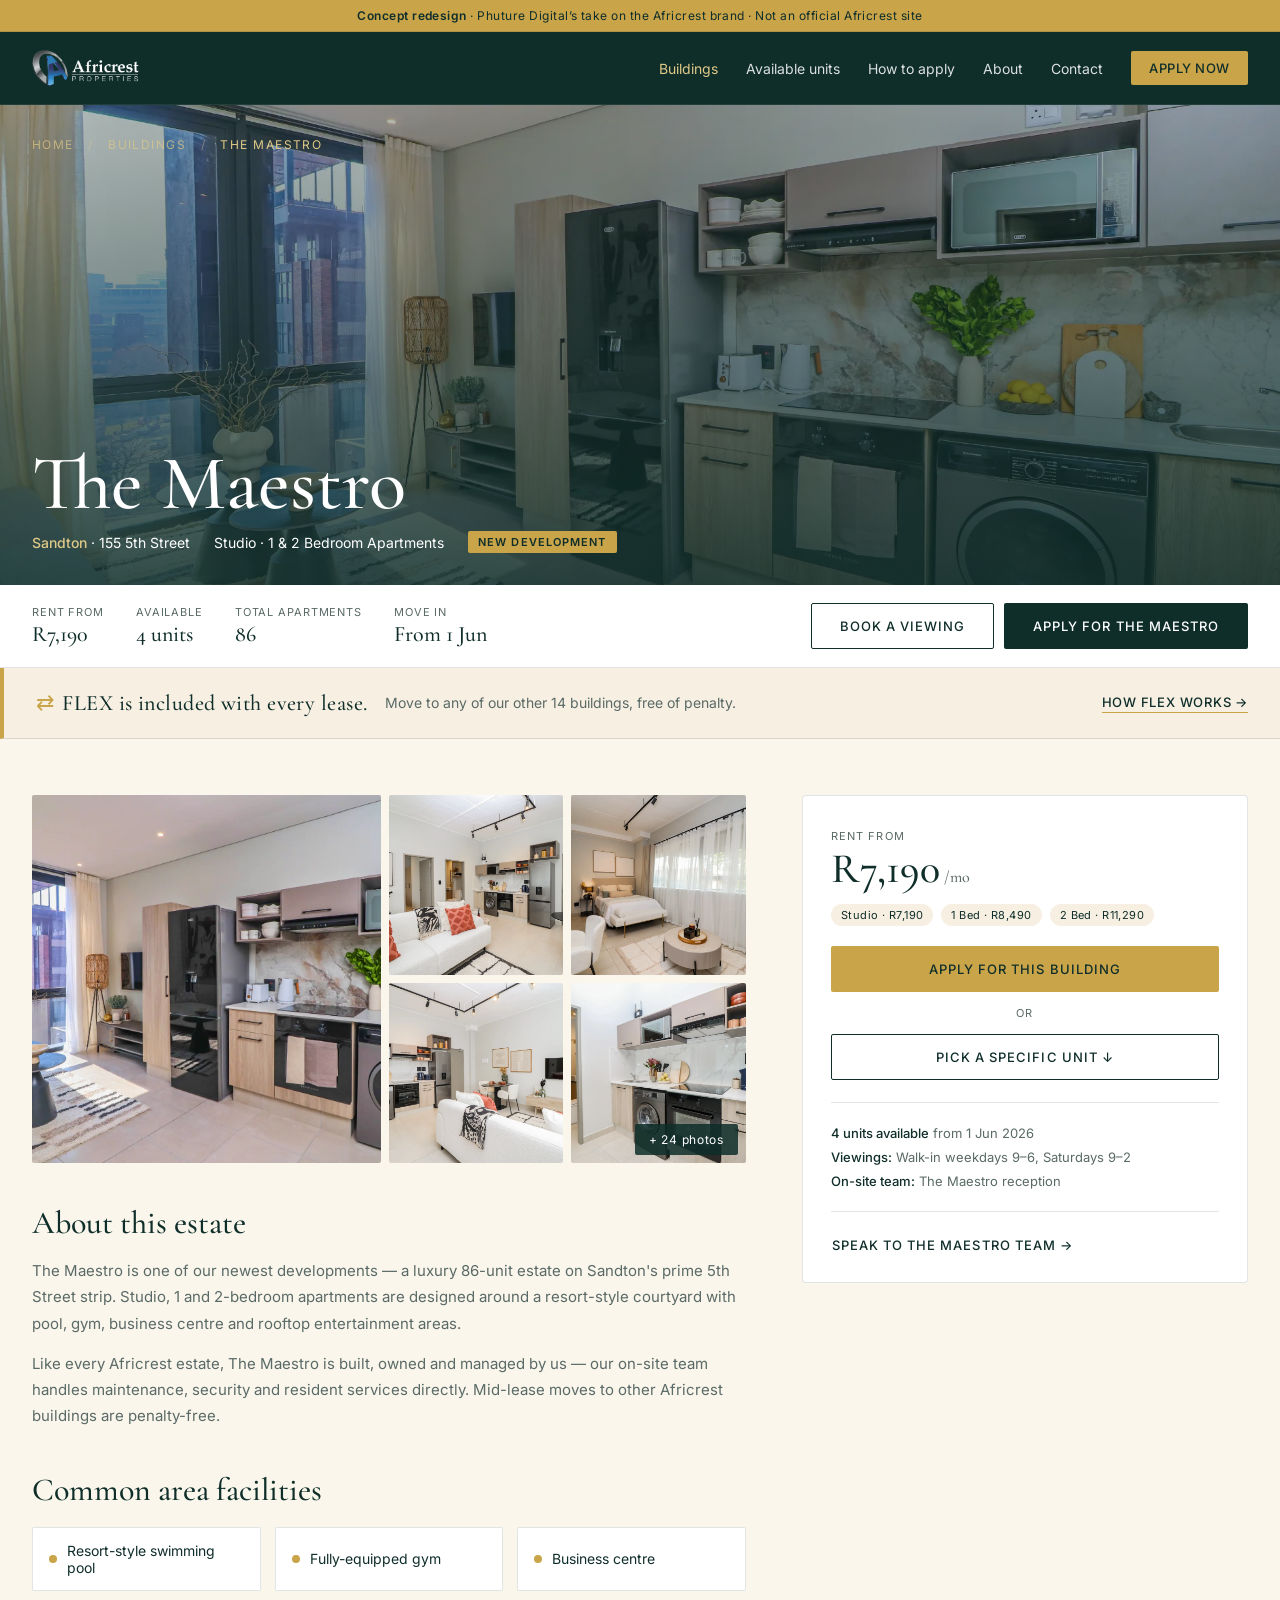
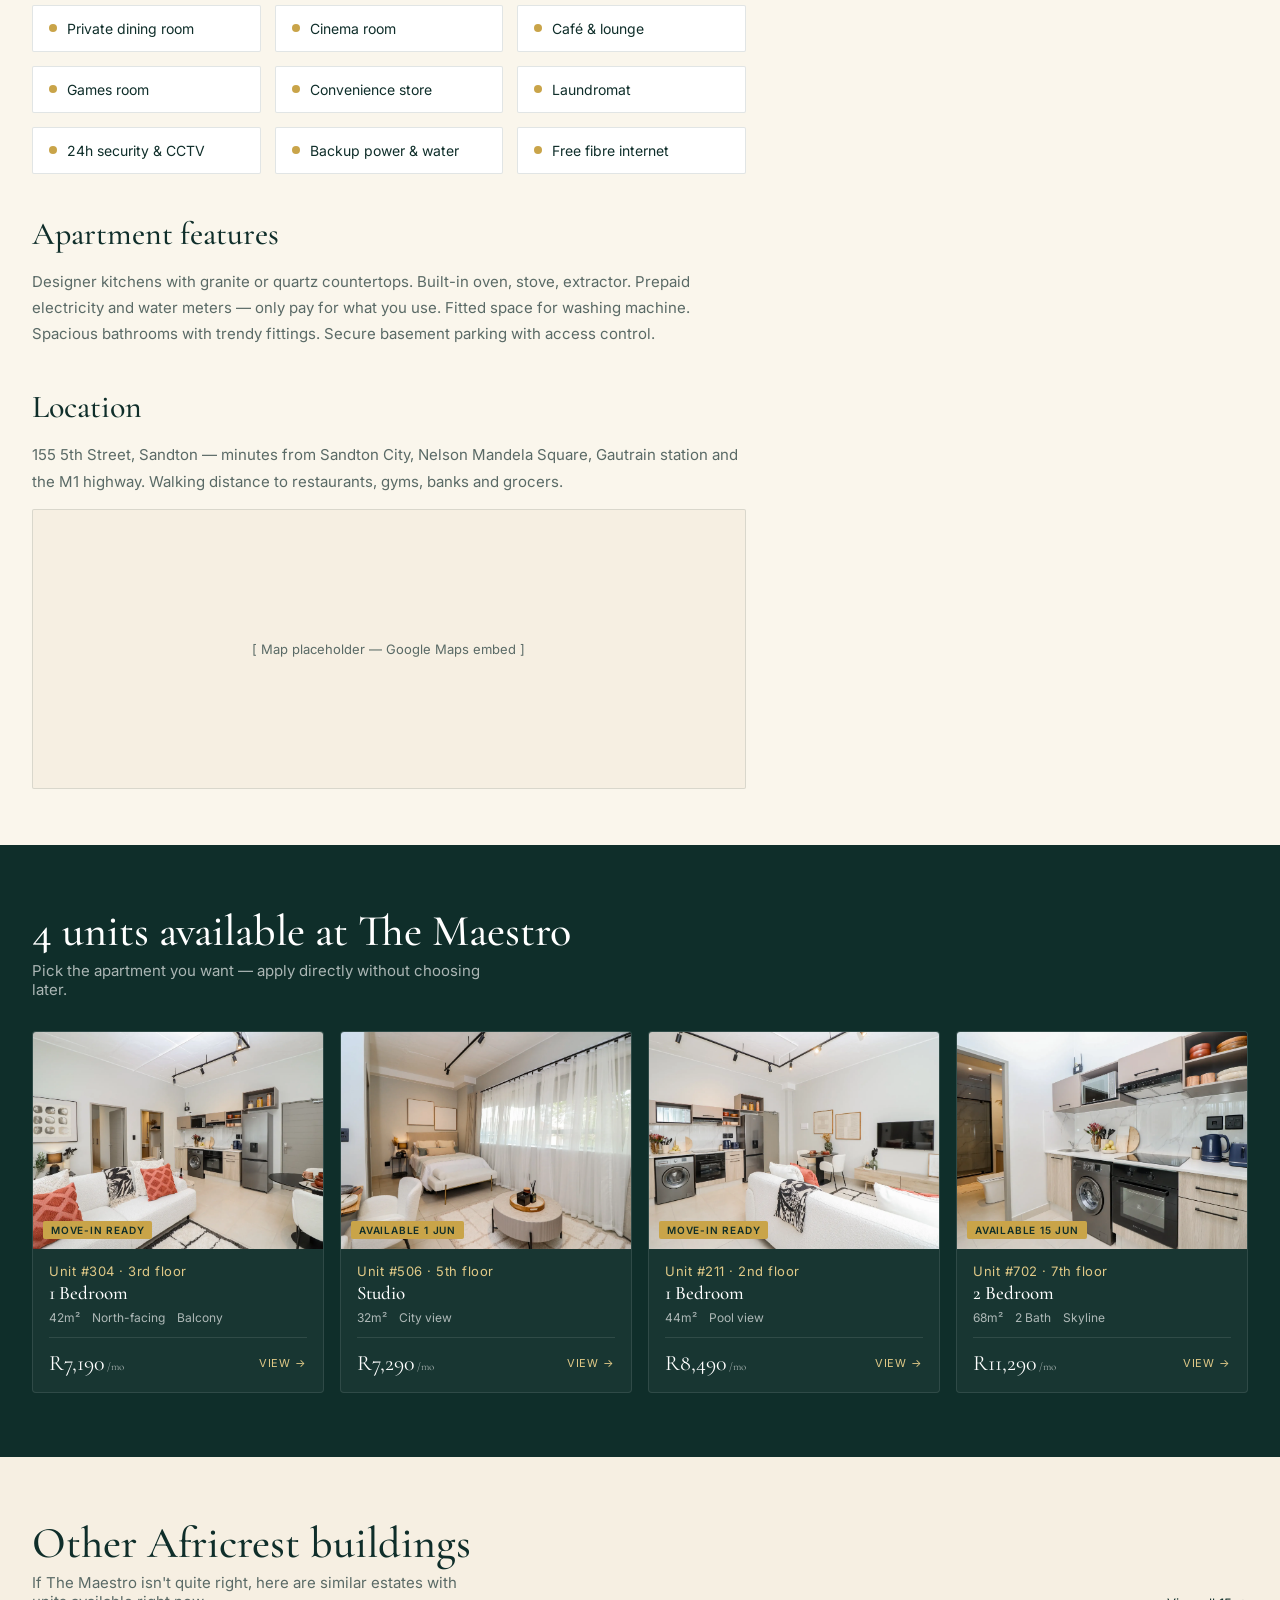
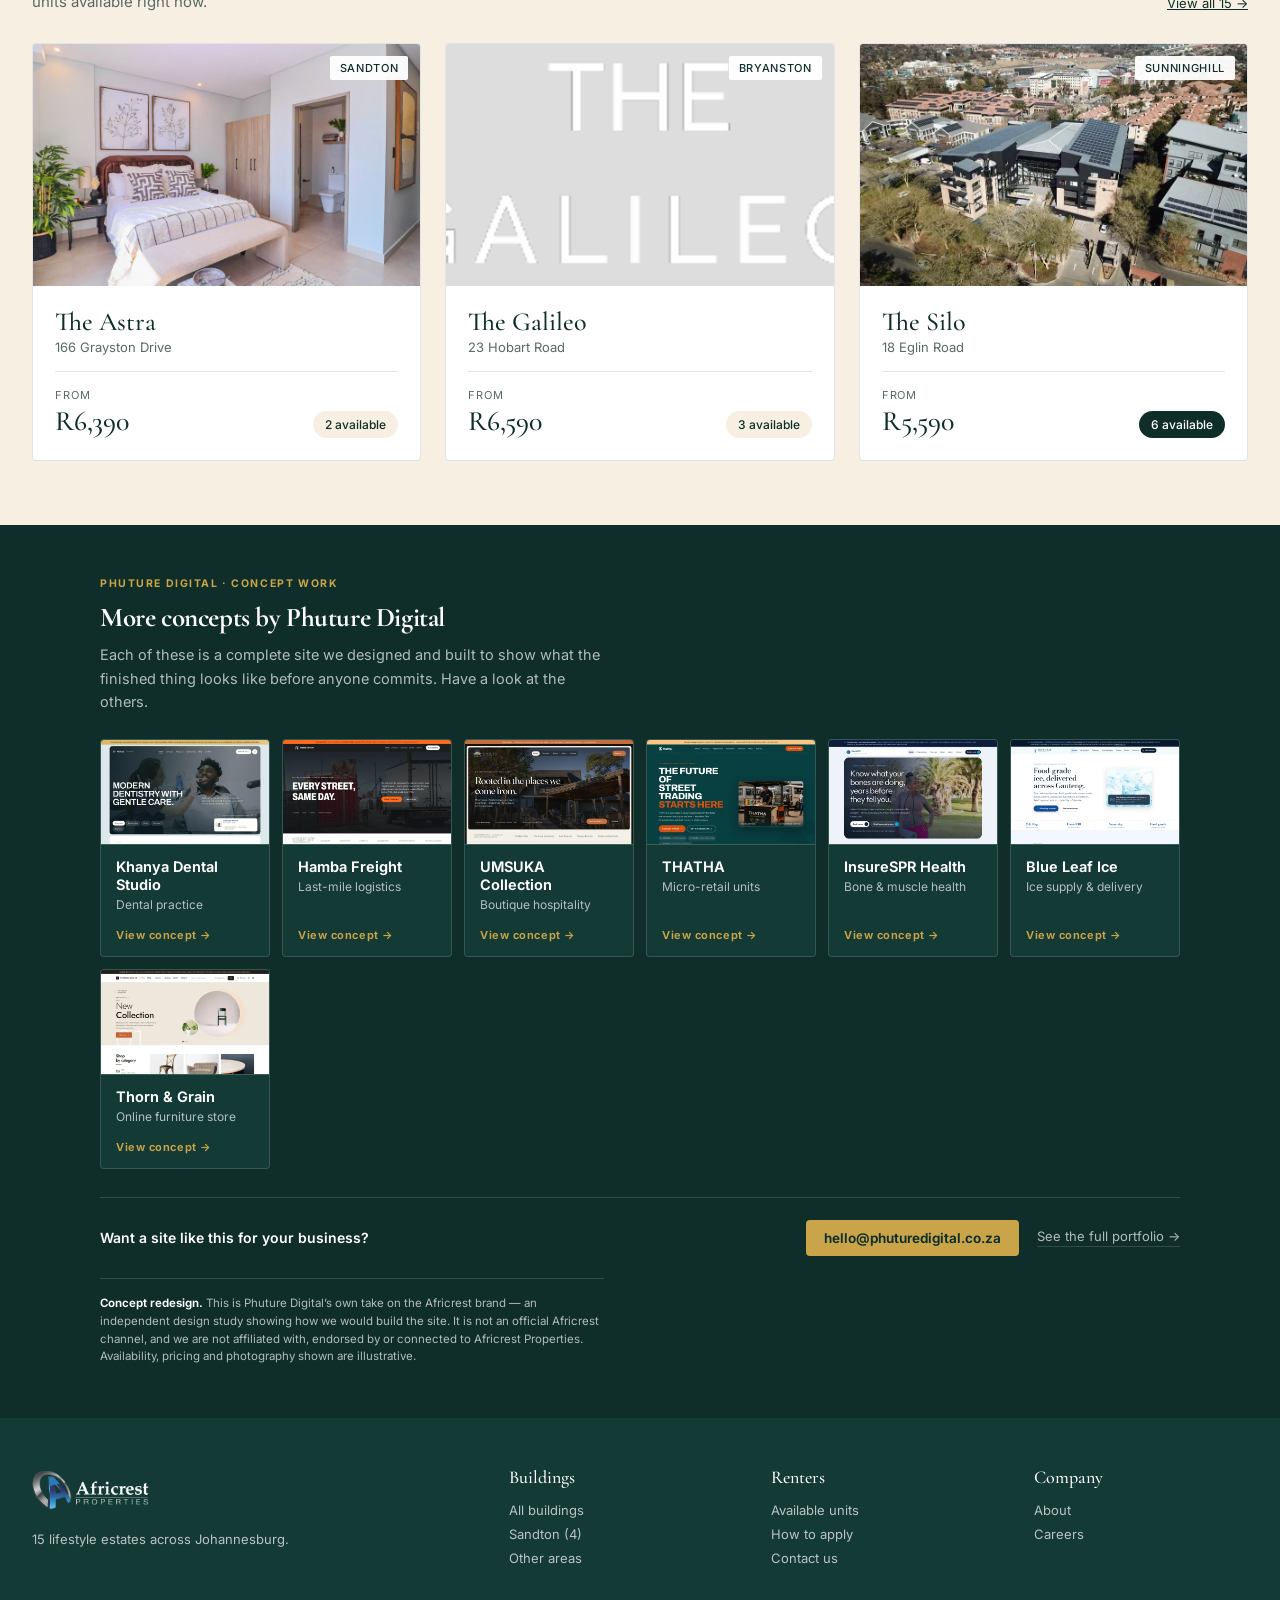
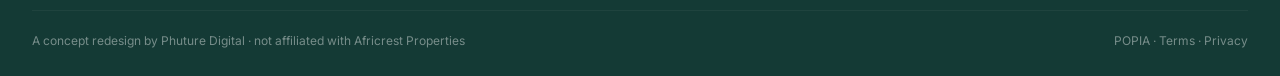
<file: building.html>
<!DOCTYPE html>
<html lang="en">
<head>
<meta charset="UTF-8" />
<meta name="viewport" content="width=device-width, initial-scale=1.0" />
<title>The Maestro — Africrest Properties · Concept by Phuture Digital</title>
<link rel="stylesheet" href="styles.css" />
<style>
  /* Building header — image-led */
  .b-hero {
    position: relative; height: 480px; overflow: hidden;
    background: var(--ink);
  }
  .b-hero-img { position: absolute; inset: 0; }
  .b-hero-img img { width: 100%; height: 100%; object-fit: cover; }
  .b-hero-img::after { content: ''; position: absolute; inset: 0; background: linear-gradient(180deg, rgba(15,46,42,0.3) 0%, rgba(15,46,42,0.85) 100%); }
  .b-hero-inner { position: relative; max-width: 1280px; margin: 0 auto; height: 100%; padding: 32px; display: flex; flex-direction: column; justify-content: space-between; color: #fff; }
  .b-hero h1 { font-family: 'Cormorant Garamond', serif; font-size: clamp(48px, 6vw, 88px); font-weight: 500; line-height: 1; margin-bottom: 8px; }
  .b-hero-sub { display: flex; gap: 24px; font-size: 14px; align-items: center; flex-wrap: wrap; }
  .b-hero-sub strong { font-weight: 500; color: var(--gold-soft); }

  /* Sticky info bar */
  .info-bar {
    background: #fff; border-bottom: 1px solid var(--line);
    padding: 18px 32px;
    position: sticky; top: 65px; z-index: 30;
  }
  .info-bar-inner { max-width: 1280px; margin: 0 auto; display: flex; align-items: center; justify-content: space-between; gap: 16px; flex-wrap: wrap; }
  .info-stats { display: flex; gap: 32px; font-size: 14px; }
  .info-stat { display: flex; flex-direction: column; gap: 2px; }
  .info-stat .l { font-size: 11px; letter-spacing: 0.08em; text-transform: uppercase; color: var(--muted); }
  .info-stat .v { font-family: 'Cormorant Garamond', serif; font-size: 22px; color: var(--ink); font-weight: 500; }
  .info-actions { display: flex; gap: 10px; }

  /* Layout */
  .b-layout { max-width: 1280px; margin: 0 auto; padding: 56px 32px; display: grid; grid-template-columns: 1.6fr 1fr; gap: 56px; }
  .b-main h2 { font-family: 'Cormorant Garamond', serif; font-size: 32px; font-weight: 500; color: var(--ink); margin-bottom: 16px; margin-top: 40px; }
  .b-main h2:first-child { margin-top: 0; }
  .b-main p { font-size: 15px; line-height: 1.75; color: var(--muted); margin-bottom: 14px; }

  /* Gallery */
  .gallery { display: grid; grid-template-columns: 2fr 1fr 1fr; grid-template-rows: repeat(2, 180px); gap: 8px; margin-bottom: 40px; }
  .gallery div { background-size: cover; background-position: center; border-radius: 2px; cursor: pointer; transition: transform .25s; }
  .gallery div:hover { transform: scale(0.99); }
  .gallery div:first-child { grid-row: 1 / 3; }

  /* Facilities */
  .facilities { display: grid; grid-template-columns: repeat(3, 1fr); gap: 14px; margin-top: 18px; }
  .fac { display: flex; align-items: center; gap: 10px; padding: 14px 16px; border: 1px solid var(--line); border-radius: 2px; font-size: 14px; background: #fff; }
  .fac-dot { width: 8px; height: 8px; background: var(--gold); border-radius: 50%; flex-shrink: 0; }

  /* Sidebar (sticky CTA card) */
  .sidebar-card { position: sticky; top: 160px; background: #fff; border: 1px solid var(--line); border-radius: 4px; padding: 28px; }
  .sidebar-card .price-from { font-size: 11px; letter-spacing: 0.1em; text-transform: uppercase; color: var(--muted); }
  .sidebar-card .price { font-family: 'Cormorant Garamond', serif; font-size: 42px; font-weight: 500; color: var(--ink); line-height: 1; margin-top: 4px; }
  .sidebar-card .price small { font-size: 16px; color: var(--muted); margin-left: 4px; }
  .sidebar-card .types { display: flex; gap: 8px; flex-wrap: wrap; margin-top: 14px; }
  .type-pill { font-size: 11px; padding: 4px 10px; background: var(--cream); color: var(--ink); border-radius: 100px; letter-spacing: 0.04em; }
  .sidebar-card .ctas { margin-top: 20px; display: flex; flex-direction: column; gap: 8px; }
  .sidebar-card .ctas .btn { text-align: center; }
  .sidebar-card .or { text-align: center; font-size: 11px; letter-spacing: 0.12em; text-transform: uppercase; color: var(--muted); margin: 6px 0; }
  .sidebar-card hr { border: none; border-top: 1px solid var(--line); margin: 22px 0; }
  .sidebar-meta { font-size: 13px; color: var(--muted); display: flex; flex-direction: column; gap: 8px; }
  .sidebar-meta strong { color: var(--ink); font-weight: 500; }

  /* Available units in this building */
  .building-units { background: var(--ink); color: #fff; padding: 64px 32px; }
  .building-units h2 { color: #fff; }
  .building-units .unit-grid { grid-template-columns: repeat(4, 1fr); }

  /* Other buildings */
  .other-buildings { padding: 64px 32px; background: var(--cream); }
  .other-buildings .building-grid { grid-template-columns: repeat(3, 1fr); }

  /* FLEX strip */
  .flex-strip { background: var(--cream); border-left: 4px solid var(--gold); border-bottom: 1px solid var(--line); }
  .flex-strip-inner { max-width: 1280px; margin: 0 auto; padding: 22px 32px; display: flex; align-items: center; gap: 18px; flex-wrap: wrap; }
  .flex-strip-tag { font-family: 'Cormorant Garamond', serif; font-size: 22px; font-weight: 500; color: var(--ink); letter-spacing: 0.02em; }
  .flex-strip-tag::before { content: '⇄'; color: var(--gold); margin-right: 8px; }
  .flex-strip-text { font-size: 14px; color: var(--muted); flex: 1; min-width: 240px; line-height: 1.6; }
  .flex-strip-link { font-size: 13px; letter-spacing: 0.06em; text-transform: uppercase; color: var(--ink); border-bottom: 1px solid var(--gold); padding-bottom: 2px; font-weight: 500; }
  .flex-strip-link:hover { color: var(--gold); }

  @media (max-width: 980px) {
    .b-layout { grid-template-columns: 1fr; gap: 32px; padding: 40px 24px; }
    .sidebar-card { position: static; }
    .gallery { grid-template-columns: 1fr 1fr; grid-template-rows: 200px 200px; }
    .gallery div:first-child { grid-row: auto; grid-column: 1 / 3; }
    .facilities { grid-template-columns: 1fr 1fr; }
    .info-bar { position: static; }
    .building-units .unit-grid { grid-template-columns: repeat(2, 1fr); }
  }
  @media (max-width: 640px) {
    .b-hero { height: 360px; }
    .info-stats { gap: 18px; }
    .info-stat .v { font-size: 18px; }
    .facilities { grid-template-columns: 1fr; }
    .building-units .unit-grid, .other-buildings .building-grid { grid-template-columns: 1fr; }
  }
</style>
</head>
<body>

<div class="demo-banner"><strong>Concept redesign</strong> &middot; Phuture Digital&rsquo;s take on the Africrest brand &middot; Not an official Africrest site</div>

<nav class="nav">
  <div class="nav-inner">
    <a href="index.html" class="logo"><img src="africrest-logo.png" alt="Africrest Properties" class="logo-img"></a>
    <div class="nav-links">
      <a href="buildings.html" class="active">Buildings</a>
      <a href="units.html">Available units</a>
      <a href="apply.html">How to apply</a>
      <a href="about.html">About</a>
      <a href="contact.html">Contact</a>
      <a href="apply.html" class="nav-cta">Apply now</a>
    </div>
  </div>
</nav>

<!-- Hero -->
<section class="b-hero">
  <div class="b-hero-img"><img src="images/Cover-Photo-A.webp" alt="The Maestro"></div>
  <div class="b-hero-inner">
    <div class="crumb"><a href="index.html">Home</a> <span class="sep">/</span> <a href="buildings.html">Buildings</a> <span class="sep">/</span> The Maestro</div>
    <div>
      <h1>The Maestro</h1>
      <div class="b-hero-sub">
        <span><strong>Sandton</strong> · 155 5th Street</span>
        <span>Studio · 1 & 2 Bedroom Apartments</span>
        <span style="background: var(--gold); color: var(--ink); padding: 4px 10px; border-radius: 2px; font-size: 11px; letter-spacing: 0.1em; text-transform: uppercase; font-weight: 600;">New development</span>
      </div>
    </div>
  </div>
</section>

<!-- Sticky info bar -->
<div class="info-bar">
  <div class="info-bar-inner">
    <div class="info-stats">
      <div class="info-stat"><span class="l">Rent from</span><span class="v">R7,190</span></div>
      <div class="info-stat"><span class="l">Available</span><span class="v">4 units</span></div>
      <div class="info-stat"><span class="l">Total apartments</span><span class="v">86</span></div>
      <div class="info-stat"><span class="l">Move in</span><span class="v">From 1 Jun</span></div>
    </div>
    <div class="info-actions">
      <a href="contact.html" class="btn btn-outline-dark">Book a viewing</a>
      <a href="apply.html" class="btn btn-dark">Apply for The Maestro</a>
    </div>
  </div>
</div>

<!-- FLEX strip -->
<section class="flex-strip">
  <div class="flex-strip-inner">
    <span class="flex-strip-tag">FLEX is included with every lease.</span>
    <p class="flex-strip-text">Move to any of our other 14 buildings, free of penalty.</p>
    <a href="about.html#flex" class="flex-strip-link">How FLEX works →</a>
  </div>
</section>

<!-- Main + sidebar -->
<div class="b-layout">
  <div class="b-main">
    <!-- Gallery -->
    <div class="gallery">
      <div style="background-image: url('images/Cover-Photo-A.webp')"></div>
      <div style="background-image: url('images/Beautiful-1-Bed-at-The-Encore.webp')"></div>
      <div style="background-image: url('images/The-Encore-Studio-Apartment-1.webp')"></div>
      <div style="background-image: url('images/The-Encore-Living-Space.webp')"></div>
      <div style="background-image: url('images/The-Encore-1-Bed-Kitchen.webp'); position: relative; display: flex; align-items: flex-end; justify-content: flex-end;">
        <div style="background: rgba(15,46,42,0.85); color: #fff; padding: 8px 14px; margin: 8px; border-radius: 2px; font-size: 12px; letter-spacing: 0.06em;">+ 24 photos</div>
      </div>
    </div>

    <h2>About this estate</h2>
    <p>The Maestro is one of our newest developments — a luxury 86-unit estate on Sandton's prime 5th Street strip. Studio, 1 and 2-bedroom apartments are designed around a resort-style courtyard with pool, gym, business centre and rooftop entertainment areas.</p>
    <p>Like every Africrest estate, The Maestro is built, owned and managed by us — our on-site team handles maintenance, security and resident services directly. Mid-lease moves to other Africrest buildings are penalty-free.</p>

    <h2>Common area facilities</h2>
    <div class="facilities">
      <div class="fac"><span class="fac-dot"></span>Resort-style swimming pool</div>
      <div class="fac"><span class="fac-dot"></span>Fully-equipped gym</div>
      <div class="fac"><span class="fac-dot"></span>Business centre</div>
      <div class="fac"><span class="fac-dot"></span>Private dining room</div>
      <div class="fac"><span class="fac-dot"></span>Cinema room</div>
      <div class="fac"><span class="fac-dot"></span>Café & lounge</div>
      <div class="fac"><span class="fac-dot"></span>Games room</div>
      <div class="fac"><span class="fac-dot"></span>Convenience store</div>
      <div class="fac"><span class="fac-dot"></span>Laundromat</div>
      <div class="fac"><span class="fac-dot"></span>24h security & CCTV</div>
      <div class="fac"><span class="fac-dot"></span>Backup power & water</div>
      <div class="fac"><span class="fac-dot"></span>Free fibre internet</div>
    </div>

    <h2>Apartment features</h2>
    <p>Designer kitchens with granite or quartz countertops. Built-in oven, stove, extractor. Prepaid electricity and water meters — only pay for what you use. Fitted space for washing machine. Spacious bathrooms with trendy fittings. Secure basement parking with access control.</p>

    <h2>Location</h2>
    <p>155 5th Street, Sandton — minutes from Sandton City, Nelson Mandela Square, Gautrain station and the M1 highway. Walking distance to restaurants, gyms, banks and grocers.</p>
    <div style="background: var(--cream); border: 1px solid var(--line); height: 280px; border-radius: 2px; display: grid; place-items: center; color: var(--muted); font-size: 13px;">[ Map placeholder — Google Maps embed ]</div>
  </div>

  <!-- Sidebar -->
  <aside>
    <div class="sidebar-card">
      <span class="price-from">Rent from</span>
      <div class="price">R7,190<small>/mo</small></div>
      <div class="types">
        <span class="type-pill">Studio · R7,190</span>
        <span class="type-pill">1 Bed · R8,490</span>
        <span class="type-pill">2 Bed · R11,290</span>
      </div>

      <div class="ctas">
        <a href="apply.html" class="btn btn-primary">Apply for this building</a>
        <div class="or">or</div>
        <a href="#available-units" class="btn btn-outline-dark">Pick a specific unit ↓</a>
      </div>

      <hr>

      <div class="sidebar-meta">
        <div><strong>4 units available</strong> from 1 Jun 2026</div>
        <div><strong>Viewings:</strong> Walk-in weekdays 9–6, Saturdays 9–2</div>
        <div><strong>On-site team:</strong> The Maestro reception</div>
      </div>

      <hr>

      <a href="contact.html" class="btn btn-ghost" style="text-align: center; padding: 0; font-size: 13px;">Speak to The Maestro team →</a>
    </div>
  </aside>
</div>

<!-- Available units in this building -->
<section id="available-units" class="building-units">
  <div class="section-inner">
    <div class="section-head">
      <div><h2>4 units available at The Maestro</h2><p style="color: rgba(255,255,255,0.65);">Pick the apartment you want — apply directly without choosing later.</p></div>
    </div>
    <div class="unit-grid">
      <a href="unit.html" class="u-card">
        <div class="u-img"><img src="images/Beautiful-1-Bed-at-The-Encore.webp" alt=""><span class="u-tag">Move-in ready</span></div>
        <div class="u-body"><div class="u-name">Unit #304 · 3rd floor</div><div class="u-type">1 Bedroom</div>
          <div class="u-meta"><span>42m²</span><span>North-facing</span><span>Balcony</span></div>
          <div class="u-foot"><div class="u-rent">R7,190<small>/mo</small></div><span class="u-cta">View →</span></div>
        </div>
      </a>
      <a href="unit.html" class="u-card">
        <div class="u-img"><img src="images/The-Encore-Studio-Apartment-1.webp" alt=""><span class="u-tag">Available 1 Jun</span></div>
        <div class="u-body"><div class="u-name">Unit #506 · 5th floor</div><div class="u-type">Studio</div>
          <div class="u-meta"><span>32m²</span><span>City view</span></div>
          <div class="u-foot"><div class="u-rent">R7,290<small>/mo</small></div><span class="u-cta">View →</span></div>
        </div>
      </a>
      <a href="unit.html" class="u-card">
        <div class="u-img"><img src="images/The-Encore-Living-Space.webp" alt=""><span class="u-tag">Move-in ready</span></div>
        <div class="u-body"><div class="u-name">Unit #211 · 2nd floor</div><div class="u-type">1 Bedroom</div>
          <div class="u-meta"><span>44m²</span><span>Pool view</span></div>
          <div class="u-foot"><div class="u-rent">R8,490<small>/mo</small></div><span class="u-cta">View →</span></div>
        </div>
      </a>
      <a href="unit.html" class="u-card">
        <div class="u-img"><img src="images/The-Encore-1-Bed-Kitchen.webp" alt=""><span class="u-tag">Available 15 Jun</span></div>
        <div class="u-body"><div class="u-name">Unit #702 · 7th floor</div><div class="u-type">2 Bedroom</div>
          <div class="u-meta"><span>68m²</span><span>2 Bath</span><span>Skyline</span></div>
          <div class="u-foot"><div class="u-rent">R11,290<small>/mo</small></div><span class="u-cta">View →</span></div>
        </div>
      </a>
    </div>
  </div>
</section>

<!-- Other Africrest buildings -->
<section class="other-buildings">
  <div class="section-inner">
    <div class="section-head">
      <div><h2>Other Africrest buildings</h2><p>If The Maestro isn't quite right, here are similar estates with units available right now.</p></div>
      <a href="buildings.html" style="font-size: 13px; color: var(--ink); text-decoration: underline;">View all 15 →</a>
    </div>
    <div class="building-grid">
      <a href="building.html" class="b-card">
        <div class="b-img"><img src="images/Cover-Photo-B.webp" alt=""><span class="b-area-tag">Sandton</span></div>
        <div class="b-body"><div class="b-name">The Astra</div><div class="b-addr">166 Grayston Drive</div>
          <div class="b-row"><div class="b-price"><small>From</small><strong>R6,390</strong></div><span class="b-avail">2 available</span></div></div></a>
      <a href="building.html" class="b-card">
        <div class="b-img"><img src="images/Galileo1.png" alt=""><span class="b-area-tag">Bryanston</span></div>
        <div class="b-body"><div class="b-name">The Galileo</div><div class="b-addr">23 Hobart Road</div>
          <div class="b-row"><div class="b-price"><small>From</small><strong>R6,590</strong></div><span class="b-avail">3 available</span></div></div></a>
      <a href="building.html" class="b-card">
        <div class="b-img"><img src="images/silo_222-1.webp" alt=""><span class="b-area-tag">Sunninghill</span></div>
        <div class="b-body"><div class="b-name">The Silo</div><div class="b-addr">18 Eglin Road</div>
          <div class="b-row"><div class="b-price"><small>From</small><strong>R5,590</strong></div><span class="b-avail hot">6 available</span></div></div></a>
    </div>
  </div>
</section>








<!-- pd-network:start -->
<section class="pd-network" aria-labelledby="pd-network-title">
  <div class="pd-network-inner">
    <p class="pd-network-eyebrow">Phuture Digital &middot; Concept work</p>
    <h2 class="pd-network-title" id="pd-network-title">More concepts by Phuture Digital</h2>
    <p class="pd-network-lede">Each of these is a complete site we designed and built to show what the finished thing looks like before anyone commits. Have a look at the others.</p>
    <ul class="pd-network-grid">
        <li class="pd-network-card">
          <a href="https://khanya-concept.phuturedigital.co.za">
            <img class="pd-network-thumb" src="/pd-concepts/khanya.webp" alt=""
                 width="640" height="400" loading="lazy" decoding="async">
            <span class="pd-network-body">
              <span class="pd-network-name">Khanya Dental Studio</span>
              <span class="pd-network-sector">Dental practice</span>
              <span class="pd-network-go">View concept &rarr;</span>
            </span>
          </a>
        </li>
        <li class="pd-network-card">
          <a href="https://hamba-concept.phuturedigital.co.za">
            <img class="pd-network-thumb" src="/pd-concepts/hamba.webp" alt=""
                 width="640" height="400" loading="lazy" decoding="async">
            <span class="pd-network-body">
              <span class="pd-network-name">Hamba Freight</span>
              <span class="pd-network-sector">Last-mile logistics</span>
              <span class="pd-network-go">View concept &rarr;</span>
            </span>
          </a>
        </li>
        <li class="pd-network-card">
          <a href="https://umsuka-concept.phuturedigital.co.za">
            <img class="pd-network-thumb" src="/pd-concepts/umsuka.webp" alt=""
                 width="640" height="400" loading="lazy" decoding="async">
            <span class="pd-network-body">
              <span class="pd-network-name">UMSUKA Collection</span>
              <span class="pd-network-sector">Boutique hospitality</span>
              <span class="pd-network-go">View concept &rarr;</span>
            </span>
          </a>
        </li>
        <li class="pd-network-card">
          <a href="https://thatha-concept.phuturedigital.co.za">
            <img class="pd-network-thumb" src="/pd-concepts/thatha.webp" alt=""
                 width="640" height="400" loading="lazy" decoding="async">
            <span class="pd-network-body">
              <span class="pd-network-name">THATHA</span>
              <span class="pd-network-sector">Micro-retail units</span>
              <span class="pd-network-go">View concept &rarr;</span>
            </span>
          </a>
        </li>
        <li class="pd-network-card">
          <a href="https://insurespr-concept.phuturedigital.co.za">
            <img class="pd-network-thumb" src="/pd-concepts/insurespr.webp" alt=""
                 width="640" height="400" loading="lazy" decoding="async">
            <span class="pd-network-body">
              <span class="pd-network-name">InsureSPR Health</span>
              <span class="pd-network-sector">Bone &amp; muscle health</span>
              <span class="pd-network-go">View concept &rarr;</span>
            </span>
          </a>
        </li>
        <li class="pd-network-card">
          <a href="https://blueleaf-concept.phuturedigital.co.za">
            <img class="pd-network-thumb" src="/pd-concepts/blueleaf.webp" alt=""
                 width="640" height="400" loading="lazy" decoding="async">
            <span class="pd-network-body">
              <span class="pd-network-name">Blue Leaf Ice</span>
              <span class="pd-network-sector">Ice supply &amp; delivery</span>
              <span class="pd-network-go">View concept &rarr;</span>
            </span>
          </a>
        </li>
        <li class="pd-network-card">
          <a href="https://thorn-grain-concept.phuturedigital.co.za">
            <img class="pd-network-thumb" src="/pd-concepts/thorn-grain.webp" alt=""
                 width="640" height="400" loading="lazy" decoding="async">
            <span class="pd-network-body">
              <span class="pd-network-name">Thorn &amp; Grain</span>
              <span class="pd-network-sector">Online furniture store</span>
              <span class="pd-network-go">View concept &rarr;</span>
            </span>
          </a>
        </li>
    </ul>
    <div class="pd-network-cta">
      <p>Want a site like this for your business?</p>
      <a class="pd-network-btn" href="mailto:hello@phuturedigital.co.za">hello@phuturedigital.co.za</a>
      <a class="pd-network-link" href="https://www.phuturedigital.co.za/portfolio" rel="noopener">See the full portfolio &rarr;</a>
    </div>
    <p class="pd-network-mark"><strong>Concept redesign.</strong> This is Phuture Digital&rsquo;s own take on the Africrest brand &mdash; an independent design study showing how we would build the site. It is not an official Africrest channel, and we are not affiliated with, endorsed by or connected to Africrest Properties. Availability, pricing and photography shown are illustrative.</p>
  </div>
</section>
<!-- pd-network:end -->
<footer>
  <div class="foot-inner">
    <div>
      <a href="index.html" class="logo foot-logo"><img src="africrest-logo.png" alt="Africrest Properties" class="logo-img"></a>
      <p style="max-width: 320px; line-height: 1.7;">15 lifestyle estates across Johannesburg.</p>
    </div>
    <div><h4>Buildings</h4><ul><li><a href="buildings.html">All buildings</a></li><li><a href="buildings.html">Sandton (4)</a></li><li><a href="buildings.html">Other areas</a></li></ul></div>
    <div><h4>Renters</h4><ul><li><a href="units.html">Available units</a></li><li><a href="apply.html">How to apply</a></li><li><a href="contact.html">Contact us</a></li></ul></div>
    <div><h4>Company</h4><ul><li><a href="about.html">About</a></li><li><a href="#">Careers</a></li></ul></div>
  </div>
  <div class="foot-bottom"><span>A concept redesign by Phuture Digital &middot; not affiliated with Africrest Properties</span><span>POPIA · Terms · Privacy</span></div>
</footer>

</body>
</html>
</file>
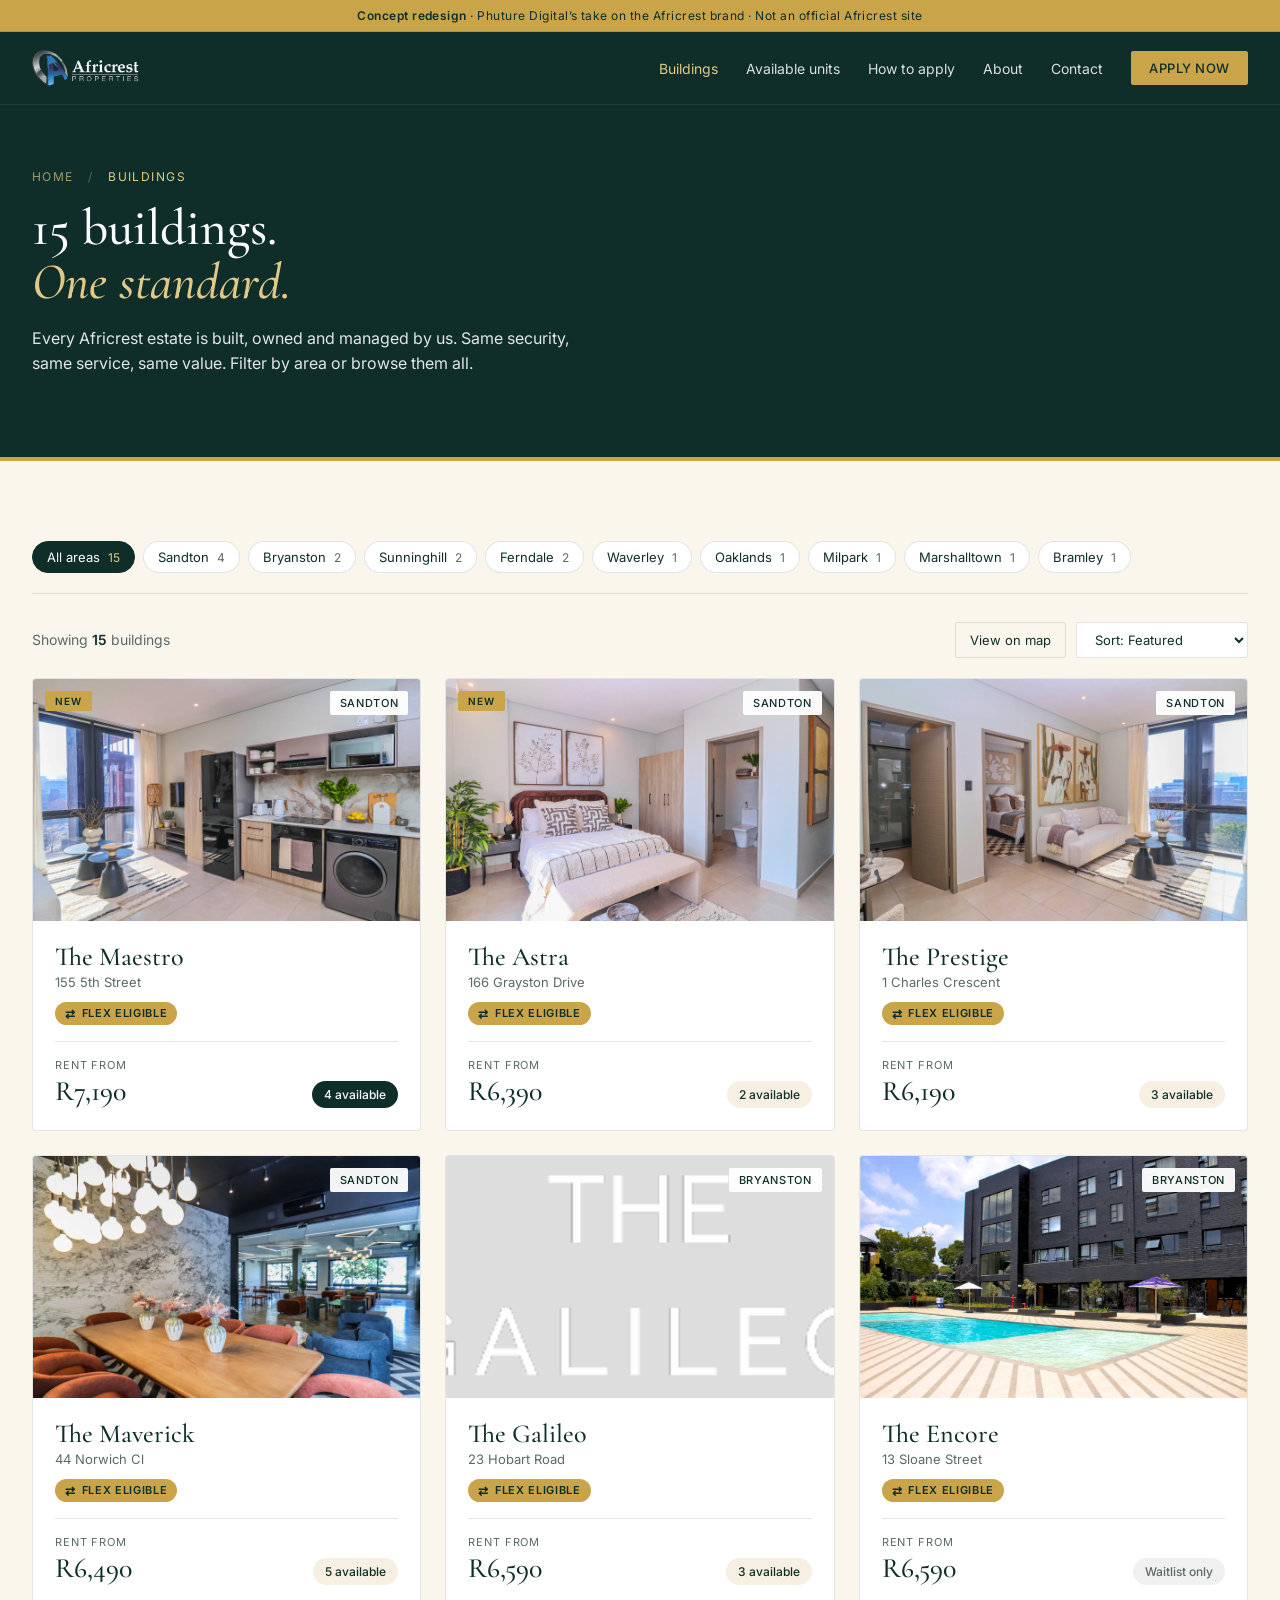
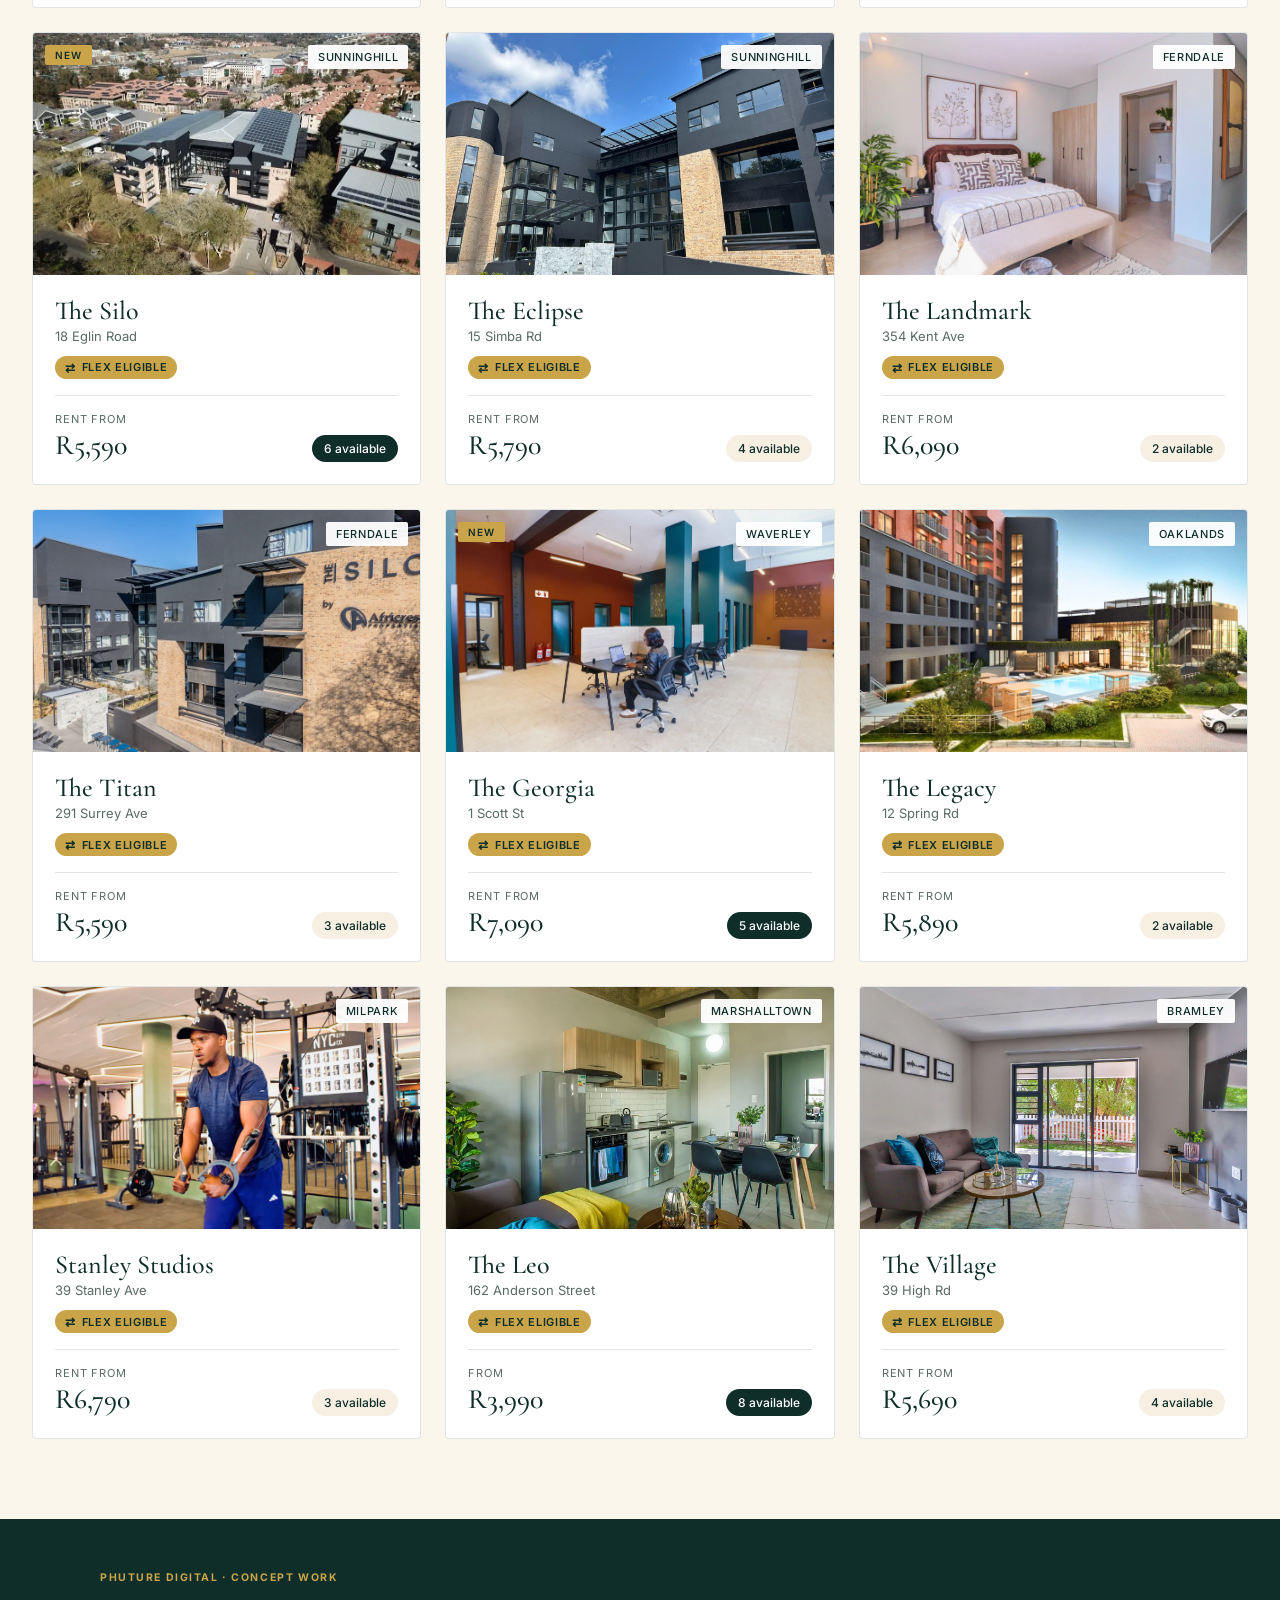
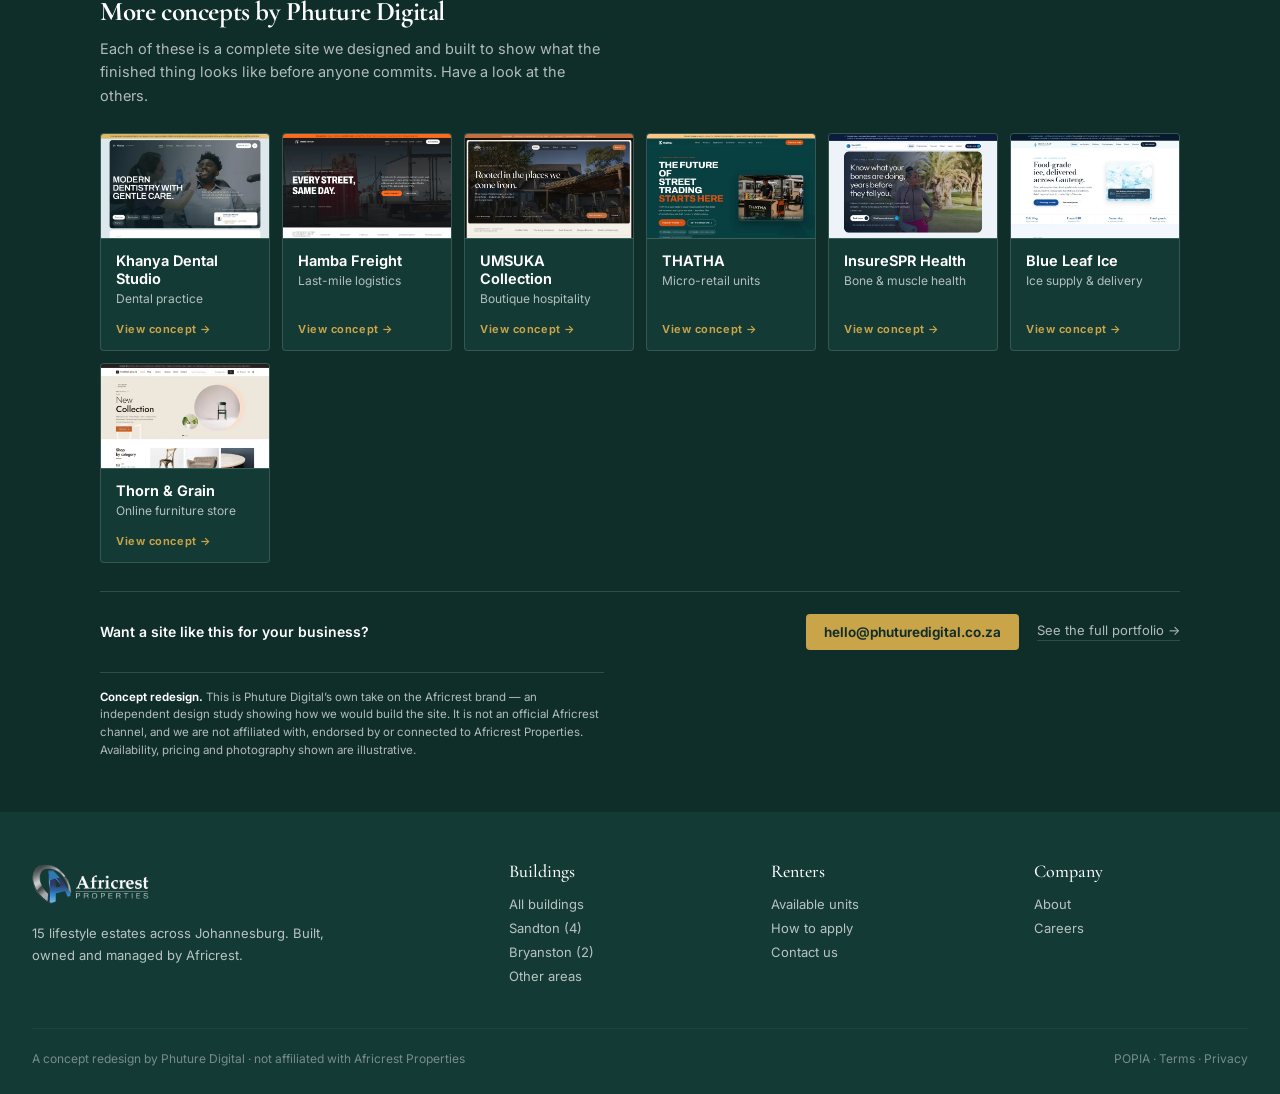
<file: buildings.html>
<!DOCTYPE html>
<html lang="en">
<head>
<meta charset="UTF-8" />
<meta name="viewport" content="width=device-width, initial-scale=1.0" />
<title>Buildings — Africrest Properties · Concept by Phuture Digital</title>
<link rel="stylesheet" href="styles.css" />
<style>
  .toolbar { display: flex; justify-content: space-between; align-items: center; margin-bottom: 20px; flex-wrap: wrap; gap: 12px; }
  .result-count { font-size: 14px; color: var(--muted); }
  .result-count strong { color: var(--ink); font-weight: 600; }
  .sort-select { padding: 8px 14px; border: 1px solid var(--line); border-radius: 2px; background: #fff; font-family: inherit; font-size: 13px; color: var(--ink); }
  .map-link { font-size: 13px; color: var(--ink); display: inline-flex; align-items: center; gap: 6px; padding: 8px 14px; border: 1px solid var(--line); border-radius: 2px; transition: all .15s; }
  .map-link:hover { border-color: var(--ink); }
  /* FLEX pill on every building card */
  .flex-pill { display: inline-flex; align-items: center; gap: 6px; margin-top: 12px; padding: 4px 10px; background: var(--gold); color: var(--ink); border-radius: 100px; font-size: 11px; letter-spacing: 0.06em; text-transform: uppercase; font-weight: 600; cursor: help; }
  .flex-pill::before { content: '⇄'; font-size: 12px; }
</style>
</head>
<body>

<div class="demo-banner"><strong>Concept redesign</strong> &middot; Phuture Digital&rsquo;s take on the Africrest brand &middot; Not an official Africrest site</div>

<nav class="nav">
  <div class="nav-inner">
    <a href="index.html" class="logo"><img src="africrest-logo.png" alt="Africrest Properties" class="logo-img"></a>
    <div class="nav-links">
      <a href="buildings.html" class="active">Buildings</a>
      <a href="units.html">Available units</a>
      <a href="apply.html">How to apply</a>
      <a href="about.html">About</a>
      <a href="contact.html">Contact</a>
      <a href="apply.html" class="nav-cta">Apply now</a>
    </div>
  </div>
</nav>

<header class="page-header">
  <div class="page-header-inner">
    <div class="crumb"><a href="index.html">Home</a> <span class="sep">/</span> Buildings</div>
    <h1>15 buildings.<br/><em>One standard.</em></h1>
    <p class="lead">Every Africrest estate is built, owned and managed by us. Same security, same service, same value. Filter by area or browse them all.</p>
  </div>
</header>

<section class="section">
  <div class="section-inner">

    <div class="filters" id="area-filters">
      <button class="chip active" data-area="all">All areas <span class="count">15</span></button>
      <button class="chip" data-area="Sandton">Sandton <span class="count">4</span></button>
      <button class="chip" data-area="Bryanston">Bryanston <span class="count">2</span></button>
      <button class="chip" data-area="Sunninghill">Sunninghill <span class="count">2</span></button>
      <button class="chip" data-area="Ferndale">Ferndale <span class="count">2</span></button>
      <button class="chip" data-area="Waverley">Waverley <span class="count">1</span></button>
      <button class="chip" data-area="Oaklands">Oaklands <span class="count">1</span></button>
      <button class="chip" data-area="Milpark">Milpark <span class="count">1</span></button>
      <button class="chip" data-area="Marshalltown">Marshalltown <span class="count">1</span></button>
      <button class="chip" data-area="Bramley">Bramley <span class="count">1</span></button>
    </div>

    <div class="toolbar">
      <div class="result-count">Showing <strong id="count">15</strong> buildings</div>
      <div style="display: flex; gap: 10px;">
        <a href="#" class="map-link">View on map</a>
        <select class="sort-select">
          <option>Sort: Featured</option>
          <option>Price: low to high</option>
          <option>Price: high to low</option>
          <option>Most available units</option>
          <option>Newest</option>
        </select>
      </div>
    </div>

    <div class="building-grid" id="grid">
      <!-- Sandton (4) -->
      <a href="building.html" class="b-card" data-area="Sandton"><div class="b-img"><img src="images/Cover-Photo-A.webp" alt=""><span class="b-badge">New</span><span class="b-area-tag">Sandton</span></div>
        <div class="b-body"><div class="b-name">The Maestro</div><div class="b-addr">155 5th Street</div>
          <span class="flex-pill" title="Move to any Africrest building, free, during your lease">FLEX eligible</span>
          <div class="b-row"><div class="b-price"><small>Rent from</small><strong>R7,190</strong></div><span class="b-avail hot">4 available</span></div></div></a>

      <a href="building.html" class="b-card" data-area="Sandton"><div class="b-img"><img src="images/Cover-Photo-B.webp" alt=""><span class="b-badge">New</span><span class="b-area-tag">Sandton</span></div>
        <div class="b-body"><div class="b-name">The Astra</div><div class="b-addr">166 Grayston Drive</div>
          <span class="flex-pill" title="Move to any Africrest building, free, during your lease">FLEX eligible</span>
          <div class="b-row"><div class="b-price"><small>Rent from</small><strong>R6,390</strong></div><span class="b-avail">2 available</span></div></div></a>

      <a href="building.html" class="b-card" data-area="Sandton"><div class="b-img"><img src="images/Cover-Photo-c-1.webp" alt=""><span class="b-area-tag">Sandton</span></div>
        <div class="b-body"><div class="b-name">The Prestige</div><div class="b-addr">1 Charles Crescent</div>
          <span class="flex-pill" title="Move to any Africrest building, free, during your lease">FLEX eligible</span>
          <div class="b-row"><div class="b-price"><small>Rent from</small><strong>R6,190</strong></div><span class="b-avail">3 available</span></div></div></a>

      <a href="building.html" class="b-card" data-area="Sandton"><div class="b-img"><img src="images/22.webp" alt=""><span class="b-area-tag">Sandton</span></div>
        <div class="b-body"><div class="b-name">The Maverick</div><div class="b-addr">44 Norwich Cl</div>
          <span class="flex-pill" title="Move to any Africrest building, free, during your lease">FLEX eligible</span>
          <div class="b-row"><div class="b-price"><small>Rent from</small><strong>R6,490</strong></div><span class="b-avail">5 available</span></div></div></a>

      <!-- Bryanston (2) -->
      <a href="building.html" class="b-card" data-area="Bryanston"><div class="b-img"><img src="images/Galileo1.png" alt=""><span class="b-area-tag">Bryanston</span></div>
        <div class="b-body"><div class="b-name">The Galileo</div><div class="b-addr">23 Hobart Road</div>
          <span class="flex-pill" title="Move to any Africrest building, free, during your lease">FLEX eligible</span>
          <div class="b-row"><div class="b-price"><small>Rent from</small><strong>R6,590</strong></div><span class="b-avail">3 available</span></div></div></a>

      <a href="building.html" class="b-card" data-area="Bryanston"><div class="b-img"><img src="images/africrest_image.webp" alt=""><span class="b-area-tag">Bryanston</span></div>
        <div class="b-body"><div class="b-name">The Encore</div><div class="b-addr">13 Sloane Street</div>
          <span class="flex-pill" title="Move to any Africrest building, free, during your lease">FLEX eligible</span>
          <div class="b-row"><div class="b-price"><small>Rent from</small><strong>R6,590</strong></div><span class="b-avail zero">Waitlist only</span></div></div></a>

      <!-- Sunninghill (2) -->
      <a href="building.html" class="b-card" data-area="Sunninghill"><div class="b-img"><img src="images/silo_222-1.webp" alt=""><span class="b-badge">New</span><span class="b-area-tag">Sunninghill</span></div>
        <div class="b-body"><div class="b-name">The Silo</div><div class="b-addr">18 Eglin Road</div>
          <span class="flex-pill" title="Move to any Africrest building, free, during your lease">FLEX eligible</span>
          <div class="b-row"><div class="b-price"><small>Rent from</small><strong>R5,590</strong></div><span class="b-avail hot">6 available</span></div></div></a>

      <a href="building.html" class="b-card" data-area="Sunninghill"><div class="b-img"><img src="images/Silo-Exterior-scaled.jpeg" alt=""><span class="b-area-tag">Sunninghill</span></div>
        <div class="b-body"><div class="b-name">The Eclipse</div><div class="b-addr">15 Simba Rd</div>
          <span class="flex-pill" title="Move to any Africrest building, free, during your lease">FLEX eligible</span>
          <div class="b-row"><div class="b-price"><small>Rent from</small><strong>R5,790</strong></div><span class="b-avail">4 available</span></div></div></a>

      <!-- Ferndale (2) -->
      <a href="building.html" class="b-card" data-area="Ferndale"><div class="b-img"><img src="images/Cover-Photo-B.webp" alt=""><span class="b-area-tag">Ferndale</span></div>
        <div class="b-body"><div class="b-name">The Landmark</div><div class="b-addr">354 Kent Ave</div>
          <span class="flex-pill" title="Move to any Africrest building, free, during your lease">FLEX eligible</span>
          <div class="b-row"><div class="b-price"><small>Rent from</small><strong>R6,090</strong></div><span class="b-avail">2 available</span></div></div></a>

      <a href="building.html" class="b-card" data-area="Ferndale"><div class="b-img"><img src="images/DJI_20250714111153_0031_D_compressed.webp" alt=""><span class="b-area-tag">Ferndale</span></div>
        <div class="b-body"><div class="b-name">The Titan</div><div class="b-addr">291 Surrey Ave</div>
          <span class="flex-pill" title="Move to any Africrest building, free, during your lease">FLEX eligible</span>
          <div class="b-row"><div class="b-price"><small>Rent from</small><strong>R5,590</strong></div><span class="b-avail">3 available</span></div></div></a>

      <!-- Waverley (1) -->
      <a href="building.html" class="b-card" data-area="Waverley"><div class="b-img"><img src="images/20.webp" alt=""><span class="b-badge">New</span><span class="b-area-tag">Waverley</span></div>
        <div class="b-body"><div class="b-name">The Georgia</div><div class="b-addr">1 Scott St</div>
          <span class="flex-pill" title="Move to any Africrest building, free, during your lease">FLEX eligible</span>
          <div class="b-row"><div class="b-price"><small>Rent from</small><strong>R7,090</strong></div><span class="b-avail hot">5 available</span></div></div></a>

      <!-- Oaklands (1) -->
      <a href="building.html" class="b-card" data-area="Oaklands"><div class="b-img"><img src="images/3.webp" alt=""><span class="b-area-tag">Oaklands</span></div>
        <div class="b-body"><div class="b-name">The Legacy</div><div class="b-addr">12 Spring Rd</div>
          <span class="flex-pill" title="Move to any Africrest building, free, during your lease">FLEX eligible</span>
          <div class="b-row"><div class="b-price"><small>Rent from</small><strong>R5,890</strong></div><span class="b-avail">2 available</span></div></div></a>

      <!-- Milpark (1) -->
      <a href="building.html" class="b-card" data-area="Milpark"><div class="b-img"><img src="images/4.webp" alt=""><span class="b-area-tag">Milpark</span></div>
        <div class="b-body"><div class="b-name">Stanley Studios</div><div class="b-addr">39 Stanley Ave</div>
          <span class="flex-pill" title="Move to any Africrest building, free, during your lease">FLEX eligible</span>
          <div class="b-row"><div class="b-price"><small>Rent from</small><strong>R6,790</strong></div><span class="b-avail">3 available</span></div></div></a>

      <!-- Marshalltown (1) -->
      <a href="building.html" class="b-card" data-area="Marshalltown"><div class="b-img"><img src="images/the-leo-1.webp" alt=""><span class="b-area-tag">Marshalltown</span></div>
        <div class="b-body"><div class="b-name">The Leo</div><div class="b-addr">162 Anderson Street</div>
          <span class="flex-pill" title="Move to any Africrest building, free, during your lease">FLEX eligible</span>
          <div class="b-row"><div class="b-price"><small>From</small><strong>R3,990</strong></div><span class="b-avail hot">8 available</span></div></div></a>

      <!-- Bramley (1) -->
      <a href="building.html" class="b-card" data-area="Bramley"><div class="b-img"><img src="images/5-The-Village.webp" alt=""><span class="b-area-tag">Bramley</span></div>
        <div class="b-body"><div class="b-name">The Village</div><div class="b-addr">39 High Rd</div>
          <span class="flex-pill" title="Move to any Africrest building, free, during your lease">FLEX eligible</span>
          <div class="b-row"><div class="b-price"><small>Rent from</small><strong>R5,690</strong></div><span class="b-avail">4 available</span></div></div></a>
    </div>
  </div>
</section>








<!-- pd-network:start -->
<section class="pd-network" aria-labelledby="pd-network-title">
  <div class="pd-network-inner">
    <p class="pd-network-eyebrow">Phuture Digital &middot; Concept work</p>
    <h2 class="pd-network-title" id="pd-network-title">More concepts by Phuture Digital</h2>
    <p class="pd-network-lede">Each of these is a complete site we designed and built to show what the finished thing looks like before anyone commits. Have a look at the others.</p>
    <ul class="pd-network-grid">
        <li class="pd-network-card">
          <a href="https://khanya-concept.phuturedigital.co.za">
            <img class="pd-network-thumb" src="/pd-concepts/khanya.webp" alt=""
                 width="640" height="400" loading="lazy" decoding="async">
            <span class="pd-network-body">
              <span class="pd-network-name">Khanya Dental Studio</span>
              <span class="pd-network-sector">Dental practice</span>
              <span class="pd-network-go">View concept &rarr;</span>
            </span>
          </a>
        </li>
        <li class="pd-network-card">
          <a href="https://hamba-concept.phuturedigital.co.za">
            <img class="pd-network-thumb" src="/pd-concepts/hamba.webp" alt=""
                 width="640" height="400" loading="lazy" decoding="async">
            <span class="pd-network-body">
              <span class="pd-network-name">Hamba Freight</span>
              <span class="pd-network-sector">Last-mile logistics</span>
              <span class="pd-network-go">View concept &rarr;</span>
            </span>
          </a>
        </li>
        <li class="pd-network-card">
          <a href="https://umsuka-concept.phuturedigital.co.za">
            <img class="pd-network-thumb" src="/pd-concepts/umsuka.webp" alt=""
                 width="640" height="400" loading="lazy" decoding="async">
            <span class="pd-network-body">
              <span class="pd-network-name">UMSUKA Collection</span>
              <span class="pd-network-sector">Boutique hospitality</span>
              <span class="pd-network-go">View concept &rarr;</span>
            </span>
          </a>
        </li>
        <li class="pd-network-card">
          <a href="https://thatha-concept.phuturedigital.co.za">
            <img class="pd-network-thumb" src="/pd-concepts/thatha.webp" alt=""
                 width="640" height="400" loading="lazy" decoding="async">
            <span class="pd-network-body">
              <span class="pd-network-name">THATHA</span>
              <span class="pd-network-sector">Micro-retail units</span>
              <span class="pd-network-go">View concept &rarr;</span>
            </span>
          </a>
        </li>
        <li class="pd-network-card">
          <a href="https://insurespr-concept.phuturedigital.co.za">
            <img class="pd-network-thumb" src="/pd-concepts/insurespr.webp" alt=""
                 width="640" height="400" loading="lazy" decoding="async">
            <span class="pd-network-body">
              <span class="pd-network-name">InsureSPR Health</span>
              <span class="pd-network-sector">Bone &amp; muscle health</span>
              <span class="pd-network-go">View concept &rarr;</span>
            </span>
          </a>
        </li>
        <li class="pd-network-card">
          <a href="https://blueleaf-concept.phuturedigital.co.za">
            <img class="pd-network-thumb" src="/pd-concepts/blueleaf.webp" alt=""
                 width="640" height="400" loading="lazy" decoding="async">
            <span class="pd-network-body">
              <span class="pd-network-name">Blue Leaf Ice</span>
              <span class="pd-network-sector">Ice supply &amp; delivery</span>
              <span class="pd-network-go">View concept &rarr;</span>
            </span>
          </a>
        </li>
        <li class="pd-network-card">
          <a href="https://thorn-grain-concept.phuturedigital.co.za">
            <img class="pd-network-thumb" src="/pd-concepts/thorn-grain.webp" alt=""
                 width="640" height="400" loading="lazy" decoding="async">
            <span class="pd-network-body">
              <span class="pd-network-name">Thorn &amp; Grain</span>
              <span class="pd-network-sector">Online furniture store</span>
              <span class="pd-network-go">View concept &rarr;</span>
            </span>
          </a>
        </li>
    </ul>
    <div class="pd-network-cta">
      <p>Want a site like this for your business?</p>
      <a class="pd-network-btn" href="mailto:hello@phuturedigital.co.za">hello@phuturedigital.co.za</a>
      <a class="pd-network-link" href="https://www.phuturedigital.co.za/portfolio" rel="noopener">See the full portfolio &rarr;</a>
    </div>
    <p class="pd-network-mark"><strong>Concept redesign.</strong> This is Phuture Digital&rsquo;s own take on the Africrest brand &mdash; an independent design study showing how we would build the site. It is not an official Africrest channel, and we are not affiliated with, endorsed by or connected to Africrest Properties. Availability, pricing and photography shown are illustrative.</p>
  </div>
</section>
<!-- pd-network:end -->
<footer>
  <div class="foot-inner">
    <div>
      <a href="index.html" class="logo foot-logo"><img src="africrest-logo.png" alt="Africrest Properties" class="logo-img"></a>
      <p style="max-width: 320px; line-height: 1.7;">15 lifestyle estates across Johannesburg. Built, owned and managed by Africrest.</p>
    </div>
    <div><h4>Buildings</h4><ul><li><a href="buildings.html">All buildings</a></li><li><a href="buildings.html">Sandton (4)</a></li><li><a href="buildings.html">Bryanston (2)</a></li><li><a href="buildings.html">Other areas</a></li></ul></div>
    <div><h4>Renters</h4><ul><li><a href="units.html">Available units</a></li><li><a href="apply.html">How to apply</a></li><li><a href="contact.html">Contact us</a></li></ul></div>
    <div><h4>Company</h4><ul><li><a href="about.html">About</a></li><li><a href="#">Careers</a></li></ul></div>
  </div>
  <div class="foot-bottom"><span>A concept redesign by Phuture Digital &middot; not affiliated with Africrest Properties</span><span>POPIA · Terms · Privacy</span></div>
</footer>

<script>
  const filters = document.getElementById('area-filters');
  const grid = document.getElementById('grid');
  const count = document.getElementById('count');
  filters.addEventListener('click', e => {
    if (!e.target.classList.contains('chip')) return;
    filters.querySelectorAll('.chip').forEach(c => c.classList.remove('active'));
    e.target.classList.add('active');
    const area = e.target.dataset.area;
    let visible = 0;
    grid.querySelectorAll('.b-card').forEach(card => {
      if (area === 'all' || card.dataset.area === area) { card.style.display = ''; visible++; }
      else { card.style.display = 'none'; }
    });
    count.textContent = visible;
  });
</script>
</body>
</html>
</file>
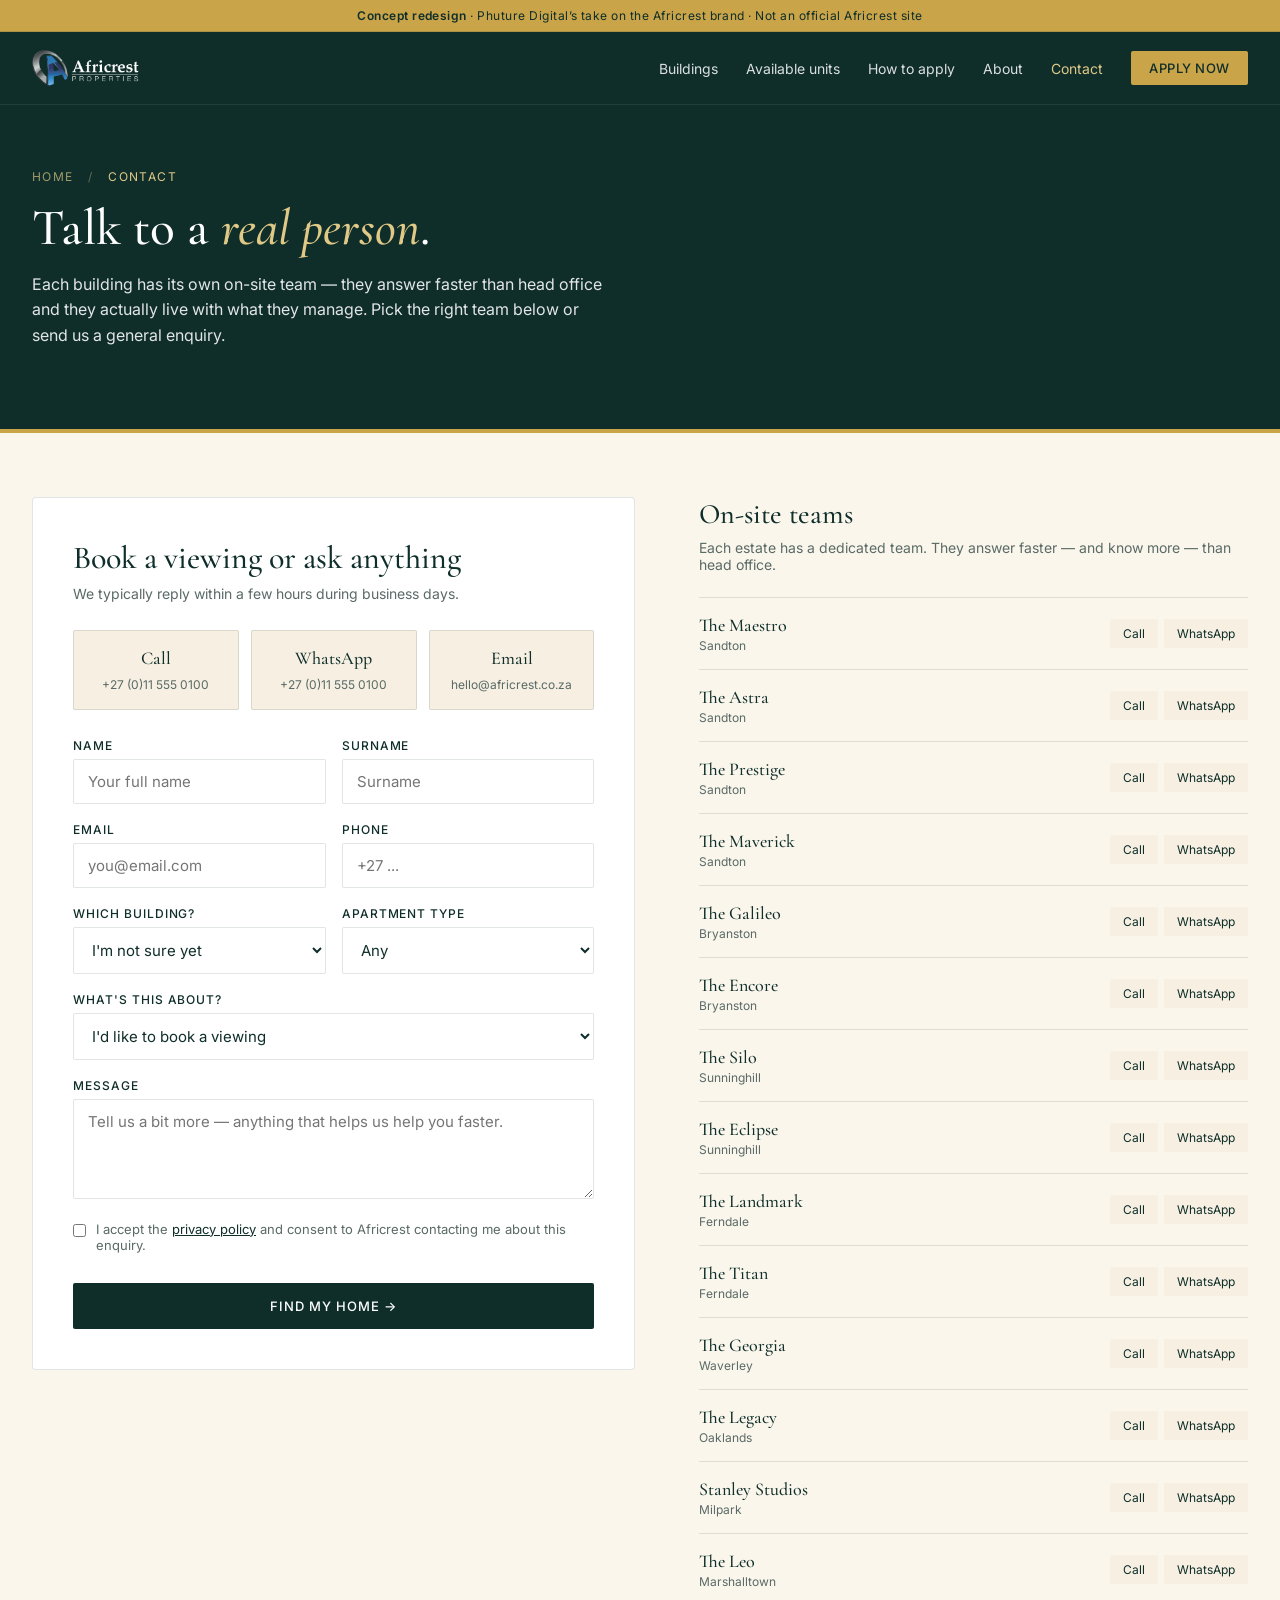
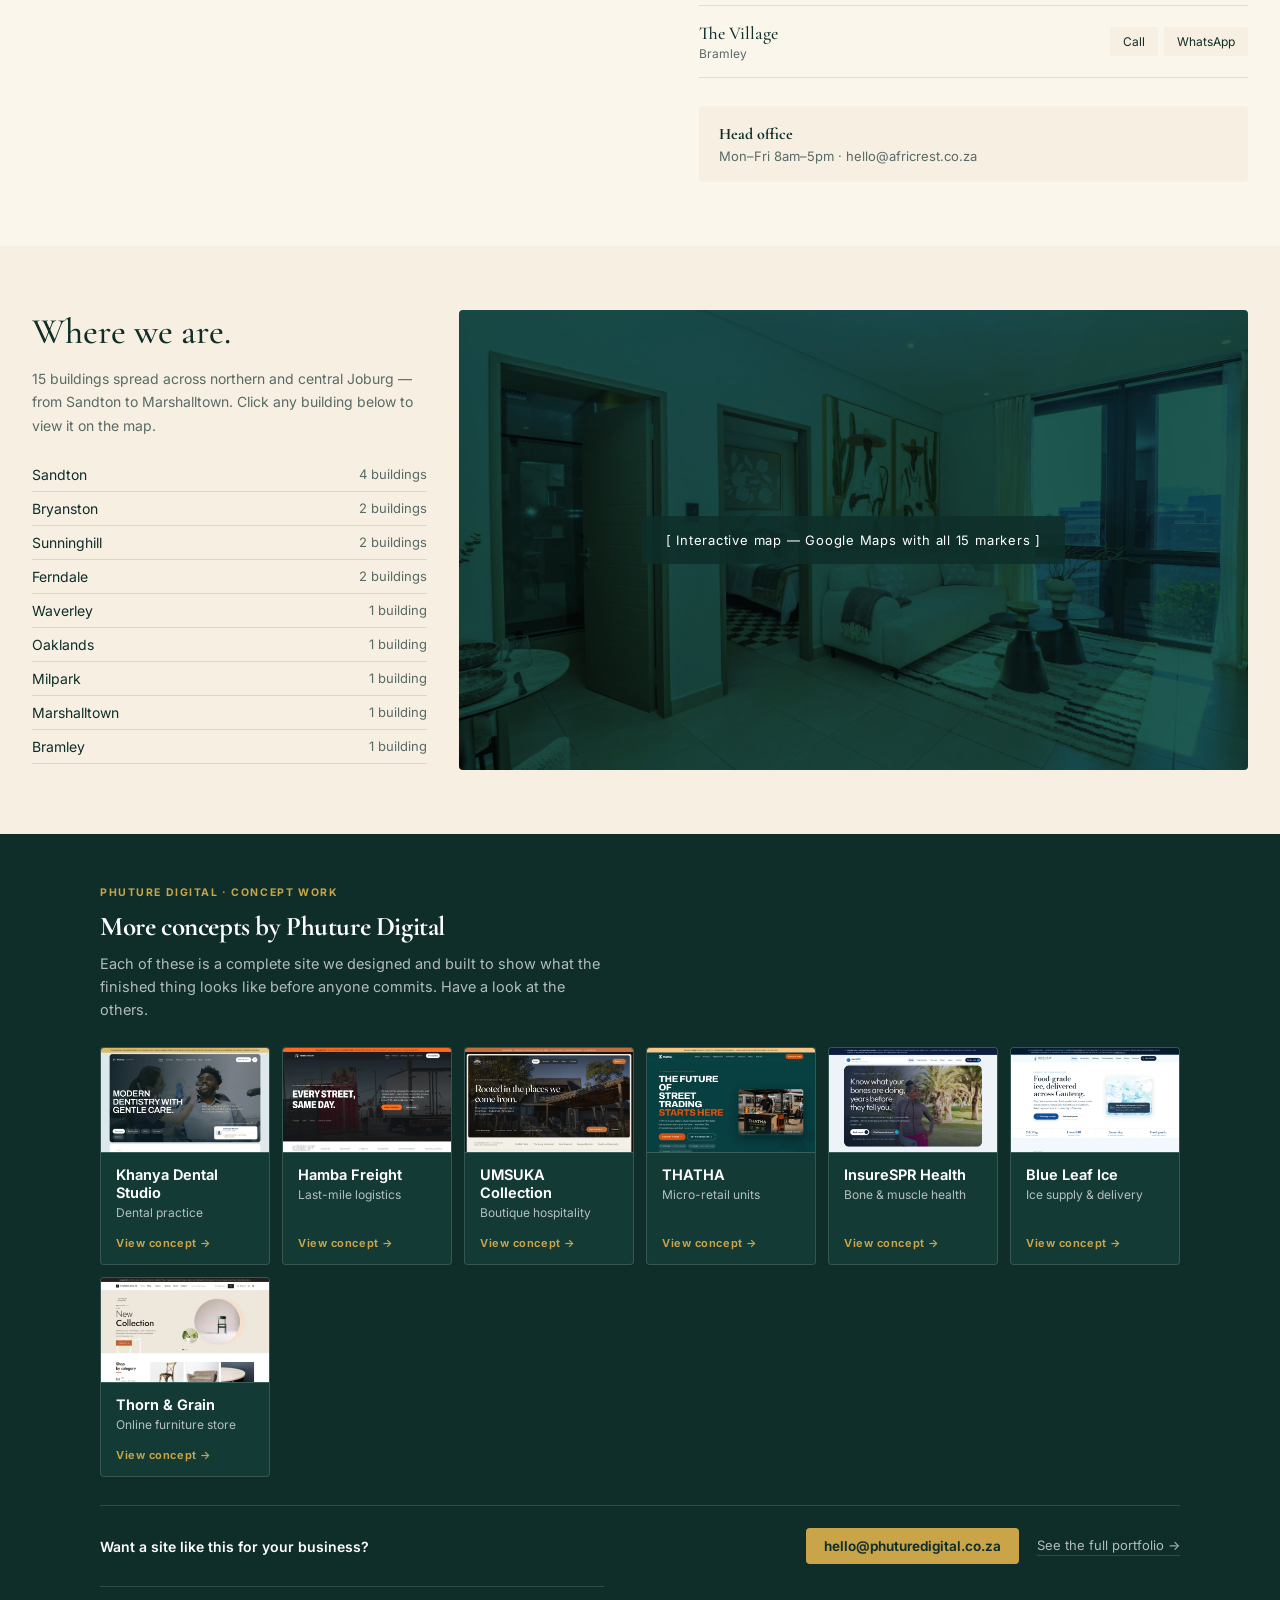
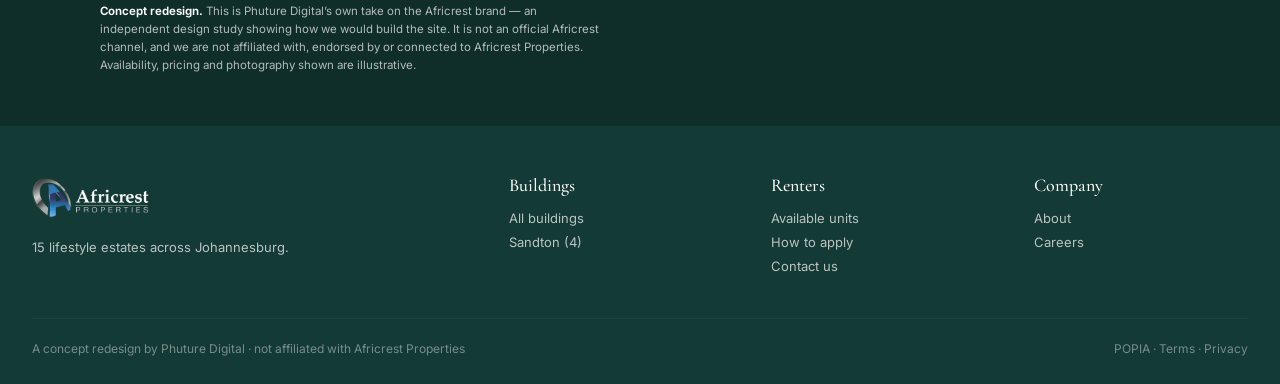
<file: contact.html>
<!DOCTYPE html>
<html lang="en">
<head>
<meta charset="UTF-8" />
<meta name="viewport" content="width=device-width, initial-scale=1.0" />
<title>Contact — Africrest Properties · Concept by Phuture Digital</title>
<link rel="stylesheet" href="styles.css" />
<style>
  /* Two-col layout: form left, contact list right */
  .contact-layout { max-width: 1280px; margin: 0 auto; padding: 64px 32px; display: grid; grid-template-columns: 1.1fr 1fr; gap: 64px; }

  .contact-form-card {
    background: #fff; border: 1px solid var(--line); border-radius: 4px;
    padding: 40px;
  }
  .contact-form-card h2 { font-family: 'Cormorant Garamond', serif; font-size: 32px; font-weight: 500; color: var(--ink); }
  .contact-form-card .sub { font-size: 14px; color: var(--muted); margin-top: 8px; margin-bottom: 28px; }

  /* Contact methods */
  .quick-contact { display: grid; grid-template-columns: repeat(3, 1fr); gap: 12px; margin-bottom: 28px; }
  .quick-contact a {
    background: var(--cream); border: 1px solid var(--line);
    padding: 16px 14px; border-radius: 2px;
    text-align: center; transition: all .15s;
  }
  .quick-contact a:hover { border-color: var(--ink); background: #fff; }
  .quick-contact a strong { display: block; font-family: 'Cormorant Garamond', serif; font-size: 18px; color: var(--ink); margin-bottom: 4px; font-weight: 500; }
  .quick-contact a span { font-size: 12px; color: var(--muted); }

  /* Per-building list */
  .building-contacts h2 { font-family: 'Cormorant Garamond', serif; font-size: 28px; font-weight: 500; color: var(--ink); margin-bottom: 8px; }
  .building-contacts > p { font-size: 14px; color: var(--muted); margin-bottom: 24px; }
  .bc-list { display: flex; flex-direction: column; gap: 0; border-top: 1px solid var(--line); }
  .bc {
    padding: 16px 0;
    border-bottom: 1px solid var(--line);
    display: flex; justify-content: space-between; align-items: center;
    gap: 12px; flex-wrap: wrap;
  }
  .bc-info { flex: 1; min-width: 160px; }
  .bc-name { font-family: 'Cormorant Garamond', serif; font-size: 18px; font-weight: 500; color: var(--ink); }
  .bc-area { font-size: 12px; color: var(--muted); margin-top: 2px; }
  .bc-actions { display: flex; gap: 6px; flex-wrap: wrap; }
  .bc-action {
    padding: 6px 12px;
    background: var(--cream); border-radius: 2px;
    font-size: 12px; color: var(--ink); border: 1px solid transparent;
    transition: all .15s;
  }
  .bc-action:hover { border-color: var(--ink); }

  /* Locations / map placeholder */
  .map-section { background: var(--cream); padding: 64px 32px; }
  .map-grid { max-width: 1280px; margin: 0 auto; display: grid; grid-template-columns: 1fr 2fr; gap: 32px; }
  .map-info h2 { font-family: 'Cormorant Garamond', serif; font-size: 36px; font-weight: 500; color: var(--ink); }
  .map-info p { font-size: 14px; color: var(--muted); line-height: 1.7; margin-top: 14px; }
  .map-info ul { list-style: none; margin-top: 20px; }
  .map-info li { padding: 8px 0; font-size: 14px; color: var(--ink); border-bottom: 1px solid var(--line); display: flex; justify-content: space-between; }
  .map-info li span { color: var(--muted); font-size: 13px; }
  .map-vis {
    background: var(--ink) url('images/Cover-Photo-c-1.webp') center/cover;
    background-blend-mode: overlay;
    min-height: 460px;
    border-radius: 4px;
    position: relative;
    display: grid; place-items: center;
    color: #fff;
  }
  .map-vis .placeholder {
    background: rgba(15,46,42,0.85);
    padding: 16px 24px;
    border-radius: 2px;
    font-size: 13px;
    letter-spacing: 0.06em;
  }

  @media (max-width: 980px) {
    .contact-layout { grid-template-columns: 1fr; gap: 32px; padding: 48px 24px; }
    .map-grid { grid-template-columns: 1fr; }
    .map-vis { min-height: 320px; }
  }
  @media (max-width: 640px) {
    .quick-contact { grid-template-columns: 1fr; }
    .contact-form-card { padding: 24px; }
  }
</style>
</head>
<body>

<div class="demo-banner"><strong>Concept redesign</strong> &middot; Phuture Digital&rsquo;s take on the Africrest brand &middot; Not an official Africrest site</div>

<nav class="nav">
  <div class="nav-inner">
    <a href="index.html" class="logo"><img src="africrest-logo.png" alt="Africrest Properties" class="logo-img"></a>
    <div class="nav-links">
      <a href="buildings.html">Buildings</a>
      <a href="units.html">Available units</a>
      <a href="apply.html">How to apply</a>
      <a href="about.html">About</a>
      <a href="contact.html" class="active">Contact</a>
      <a href="apply.html" class="nav-cta">Apply now</a>
    </div>
  </div>
</nav>

<header class="page-header">
  <div class="page-header-inner">
    <div class="crumb"><a href="index.html">Home</a> <span class="sep">/</span> Contact</div>
    <h1>Talk to a <em>real person</em>.</h1>
    <p class="lead">Each building has its own on-site team — they answer faster than head office and they actually live with what they manage. Pick the right team below or send us a general enquiry.</p>
  </div>
</header>

<div class="contact-layout">
  <!-- Form -->
  <main>
    <div class="contact-form-card">
      <h2>Book a viewing or ask anything</h2>
      <p class="sub">We typically reply within a few hours during business days.</p>

      <div class="quick-contact">
        <a href="tel:+27115550100"><strong>Call</strong><span>+27 (0)11 555 0100</span></a>
        <a href="https://wa.me/27115550100"><strong>WhatsApp</strong><span>+27 (0)11 555 0100</span></a>
        <a href="mailto:hello@africrest.co.za"><strong>Email</strong><span>hello@africrest.co.za</span></a>
      </div>

      <div class="form-row">
        <div class="form-field"><label>Name</label><input type="text" placeholder="Your full name"></div>
        <div class="form-field"><label>Surname</label><input type="text" placeholder="Surname"></div>
      </div>
      <div class="form-row">
        <div class="form-field"><label>Email</label><input type="email" placeholder="you@email.com"></div>
        <div class="form-field"><label>Phone</label><input type="tel" placeholder="+27 ..."></div>
      </div>
      <div class="form-row">
        <div class="form-field">
          <label>Which building?</label>
          <select>
            <option>I'm not sure yet</option>
            <option>The Maestro · Sandton</option>
            <option>The Astra · Sandton</option>
            <option>The Prestige · Sandton</option>
            <option>The Maverick · Sandton</option>
            <option>The Galileo · Bryanston</option>
            <option>The Encore · Bryanston</option>
            <option>The Silo · Sunninghill</option>
            <option>The Eclipse · Sunninghill</option>
            <option>The Landmark · Ferndale</option>
            <option>The Titan · Ferndale</option>
            <option>The Georgia · Waverley</option>
            <option>The Legacy · Oaklands</option>
            <option>Stanley Studios · Milpark</option>
            <option>The Leo · Marshalltown</option>
            <option>The Village · Bramley</option>
          </select>
        </div>
        <div class="form-field">
          <label>Apartment type</label>
          <select>
            <option>Any</option>
            <option>Studio</option>
            <option>Bachelor</option>
            <option>1 Bedroom</option>
            <option>2 Bedroom</option>
          </select>
        </div>
      </div>
      <div class="form-field">
        <label>What's this about?</label>
        <select>
          <option>I'd like to book a viewing</option>
          <option>I have a question about a unit</option>
          <option>I'm a current resident — maintenance / general</option>
          <option>Press / media enquiry</option>
          <option>Supplier / partnership</option>
        </select>
      </div>
      <div class="form-field">
        <label>Message</label>
        <textarea placeholder="Tell us a bit more — anything that helps us help you faster."></textarea>
      </div>
      <div class="checkbox-row">
        <input type="checkbox" id="popia">
        <label for="popia" style="font-size: 13px; padding: 0; display: inline; cursor: pointer; color: var(--muted); font-weight: 400; letter-spacing: normal; text-transform: none;">I accept the <a href="#" style="color: var(--ink); text-decoration: underline;">privacy policy</a> and consent to Africrest contacting me about this enquiry.</label>
      </div>
      <button class="btn btn-dark" style="width: 100%; margin-top: 12px;">Find my home →</button>
    </div>
  </main>

  <!-- Building contacts -->
  <aside>
    <div class="building-contacts">
      <h2>On-site teams</h2>
      <p>Each estate has a dedicated team. They answer faster — and know more — than head office.</p>

      <div class="bc-list">
        <div class="bc"><div class="bc-info"><div class="bc-name">The Maestro</div><div class="bc-area">Sandton</div></div>
          <div class="bc-actions"><a href="tel:+27115550143" class="bc-action">Call</a><a href="https://wa.me/27115550143" class="bc-action">WhatsApp</a></div></div>
        <div class="bc"><div class="bc-info"><div class="bc-name">The Astra</div><div class="bc-area">Sandton</div></div>
          <div class="bc-actions"><a href="tel:+27115550144" class="bc-action">Call</a><a href="https://wa.me/27115550144" class="bc-action">WhatsApp</a></div></div>
        <div class="bc"><div class="bc-info"><div class="bc-name">The Prestige</div><div class="bc-area">Sandton</div></div>
          <div class="bc-actions"><a href="tel:+27115550145" class="bc-action">Call</a><a href="https://wa.me/27115550145" class="bc-action">WhatsApp</a></div></div>
        <div class="bc"><div class="bc-info"><div class="bc-name">The Maverick</div><div class="bc-area">Sandton</div></div>
          <div class="bc-actions"><a href="tel:+27115550146" class="bc-action">Call</a><a href="https://wa.me/27115550146" class="bc-action">WhatsApp</a></div></div>
        <div class="bc"><div class="bc-info"><div class="bc-name">The Galileo</div><div class="bc-area">Bryanston</div></div>
          <div class="bc-actions"><a href="tel:+27115550147" class="bc-action">Call</a><a href="https://wa.me/27115550147" class="bc-action">WhatsApp</a></div></div>
        <div class="bc"><div class="bc-info"><div class="bc-name">The Encore</div><div class="bc-area">Bryanston</div></div>
          <div class="bc-actions"><a href="tel:+27115550148" class="bc-action">Call</a><a href="https://wa.me/27115550148" class="bc-action">WhatsApp</a></div></div>
        <div class="bc"><div class="bc-info"><div class="bc-name">The Silo</div><div class="bc-area">Sunninghill</div></div>
          <div class="bc-actions"><a href="tel:+27115550149" class="bc-action">Call</a><a href="https://wa.me/27115550149" class="bc-action">WhatsApp</a></div></div>
        <div class="bc"><div class="bc-info"><div class="bc-name">The Eclipse</div><div class="bc-area">Sunninghill</div></div>
          <div class="bc-actions"><a href="tel:+27115550150" class="bc-action">Call</a><a href="https://wa.me/27115550150" class="bc-action">WhatsApp</a></div></div>
        <div class="bc"><div class="bc-info"><div class="bc-name">The Landmark</div><div class="bc-area">Ferndale</div></div>
          <div class="bc-actions"><a href="tel:+27115550151" class="bc-action">Call</a><a href="https://wa.me/27115550151" class="bc-action">WhatsApp</a></div></div>
        <div class="bc"><div class="bc-info"><div class="bc-name">The Titan</div><div class="bc-area">Ferndale</div></div>
          <div class="bc-actions"><a href="tel:+27115550152" class="bc-action">Call</a><a href="https://wa.me/27115550152" class="bc-action">WhatsApp</a></div></div>
        <div class="bc"><div class="bc-info"><div class="bc-name">The Georgia</div><div class="bc-area">Waverley</div></div>
          <div class="bc-actions"><a href="tel:+27115550153" class="bc-action">Call</a><a href="https://wa.me/27115550153" class="bc-action">WhatsApp</a></div></div>
        <div class="bc"><div class="bc-info"><div class="bc-name">The Legacy</div><div class="bc-area">Oaklands</div></div>
          <div class="bc-actions"><a href="tel:+27115550154" class="bc-action">Call</a><a href="https://wa.me/27115550154" class="bc-action">WhatsApp</a></div></div>
        <div class="bc"><div class="bc-info"><div class="bc-name">Stanley Studios</div><div class="bc-area">Milpark</div></div>
          <div class="bc-actions"><a href="tel:+27115550155" class="bc-action">Call</a><a href="https://wa.me/27115550155" class="bc-action">WhatsApp</a></div></div>
        <div class="bc"><div class="bc-info"><div class="bc-name">The Leo</div><div class="bc-area">Marshalltown</div></div>
          <div class="bc-actions"><a href="tel:+27115550156" class="bc-action">Call</a><a href="https://wa.me/27115550156" class="bc-action">WhatsApp</a></div></div>
        <div class="bc"><div class="bc-info"><div class="bc-name">The Village</div><div class="bc-area">Bramley</div></div>
          <div class="bc-actions"><a href="tel:+27115550157" class="bc-action">Call</a><a href="https://wa.me/27115550157" class="bc-action">WhatsApp</a></div></div>
      </div>

      <div style="margin-top: 28px; padding: 18px 20px; background: var(--cream); border-radius: 4px; font-size: 13px; color: var(--ink);">
        <strong style="font-family: 'Cormorant Garamond', serif; font-size: 16px; display: block; margin-bottom: 4px;">Head office</strong>
        <span style="color: var(--muted);">Mon–Fri 8am–5pm · hello@africrest.co.za</span>
      </div>
    </div>
  </aside>
</div>

<!-- Map -->
<section class="map-section">
  <div class="map-grid">
    <div class="map-info">
      <h2>Where we are.</h2>
      <p>15 buildings spread across northern and central Joburg — from Sandton to Marshalltown. Click any building below to view it on the map.</p>
      <ul>
        <li>Sandton <span>4 buildings</span></li>
        <li>Bryanston <span>2 buildings</span></li>
        <li>Sunninghill <span>2 buildings</span></li>
        <li>Ferndale <span>2 buildings</span></li>
        <li>Waverley <span>1 building</span></li>
        <li>Oaklands <span>1 building</span></li>
        <li>Milpark <span>1 building</span></li>
        <li>Marshalltown <span>1 building</span></li>
        <li>Bramley <span>1 building</span></li>
      </ul>
    </div>
    <div class="map-vis">
      <div class="placeholder">[ Interactive map — Google Maps with all 15 markers ]</div>
    </div>
  </div>
</section>








<!-- pd-network:start -->
<section class="pd-network" aria-labelledby="pd-network-title">
  <div class="pd-network-inner">
    <p class="pd-network-eyebrow">Phuture Digital &middot; Concept work</p>
    <h2 class="pd-network-title" id="pd-network-title">More concepts by Phuture Digital</h2>
    <p class="pd-network-lede">Each of these is a complete site we designed and built to show what the finished thing looks like before anyone commits. Have a look at the others.</p>
    <ul class="pd-network-grid">
        <li class="pd-network-card">
          <a href="https://khanya-concept.phuturedigital.co.za">
            <img class="pd-network-thumb" src="/pd-concepts/khanya.webp" alt=""
                 width="640" height="400" loading="lazy" decoding="async">
            <span class="pd-network-body">
              <span class="pd-network-name">Khanya Dental Studio</span>
              <span class="pd-network-sector">Dental practice</span>
              <span class="pd-network-go">View concept &rarr;</span>
            </span>
          </a>
        </li>
        <li class="pd-network-card">
          <a href="https://hamba-concept.phuturedigital.co.za">
            <img class="pd-network-thumb" src="/pd-concepts/hamba.webp" alt=""
                 width="640" height="400" loading="lazy" decoding="async">
            <span class="pd-network-body">
              <span class="pd-network-name">Hamba Freight</span>
              <span class="pd-network-sector">Last-mile logistics</span>
              <span class="pd-network-go">View concept &rarr;</span>
            </span>
          </a>
        </li>
        <li class="pd-network-card">
          <a href="https://umsuka-concept.phuturedigital.co.za">
            <img class="pd-network-thumb" src="/pd-concepts/umsuka.webp" alt=""
                 width="640" height="400" loading="lazy" decoding="async">
            <span class="pd-network-body">
              <span class="pd-network-name">UMSUKA Collection</span>
              <span class="pd-network-sector">Boutique hospitality</span>
              <span class="pd-network-go">View concept &rarr;</span>
            </span>
          </a>
        </li>
        <li class="pd-network-card">
          <a href="https://thatha-concept.phuturedigital.co.za">
            <img class="pd-network-thumb" src="/pd-concepts/thatha.webp" alt=""
                 width="640" height="400" loading="lazy" decoding="async">
            <span class="pd-network-body">
              <span class="pd-network-name">THATHA</span>
              <span class="pd-network-sector">Micro-retail units</span>
              <span class="pd-network-go">View concept &rarr;</span>
            </span>
          </a>
        </li>
        <li class="pd-network-card">
          <a href="https://insurespr-concept.phuturedigital.co.za">
            <img class="pd-network-thumb" src="/pd-concepts/insurespr.webp" alt=""
                 width="640" height="400" loading="lazy" decoding="async">
            <span class="pd-network-body">
              <span class="pd-network-name">InsureSPR Health</span>
              <span class="pd-network-sector">Bone &amp; muscle health</span>
              <span class="pd-network-go">View concept &rarr;</span>
            </span>
          </a>
        </li>
        <li class="pd-network-card">
          <a href="https://blueleaf-concept.phuturedigital.co.za">
            <img class="pd-network-thumb" src="/pd-concepts/blueleaf.webp" alt=""
                 width="640" height="400" loading="lazy" decoding="async">
            <span class="pd-network-body">
              <span class="pd-network-name">Blue Leaf Ice</span>
              <span class="pd-network-sector">Ice supply &amp; delivery</span>
              <span class="pd-network-go">View concept &rarr;</span>
            </span>
          </a>
        </li>
        <li class="pd-network-card">
          <a href="https://thorn-grain-concept.phuturedigital.co.za">
            <img class="pd-network-thumb" src="/pd-concepts/thorn-grain.webp" alt=""
                 width="640" height="400" loading="lazy" decoding="async">
            <span class="pd-network-body">
              <span class="pd-network-name">Thorn &amp; Grain</span>
              <span class="pd-network-sector">Online furniture store</span>
              <span class="pd-network-go">View concept &rarr;</span>
            </span>
          </a>
        </li>
    </ul>
    <div class="pd-network-cta">
      <p>Want a site like this for your business?</p>
      <a class="pd-network-btn" href="mailto:hello@phuturedigital.co.za">hello@phuturedigital.co.za</a>
      <a class="pd-network-link" href="https://www.phuturedigital.co.za/portfolio" rel="noopener">See the full portfolio &rarr;</a>
    </div>
    <p class="pd-network-mark"><strong>Concept redesign.</strong> This is Phuture Digital&rsquo;s own take on the Africrest brand &mdash; an independent design study showing how we would build the site. It is not an official Africrest channel, and we are not affiliated with, endorsed by or connected to Africrest Properties. Availability, pricing and photography shown are illustrative.</p>
  </div>
</section>
<!-- pd-network:end -->
<footer>
  <div class="foot-inner">
    <div>
      <a href="index.html" class="logo foot-logo"><img src="africrest-logo.png" alt="Africrest Properties" class="logo-img"></a>
      <p style="max-width: 320px; line-height: 1.7;">15 lifestyle estates across Johannesburg.</p>
    </div>
    <div><h4>Buildings</h4><ul><li><a href="buildings.html">All buildings</a></li><li><a href="buildings.html">Sandton (4)</a></li></ul></div>
    <div><h4>Renters</h4><ul><li><a href="units.html">Available units</a></li><li><a href="apply.html">How to apply</a></li><li><a href="contact.html">Contact us</a></li></ul></div>
    <div><h4>Company</h4><ul><li><a href="about.html">About</a></li><li><a href="#">Careers</a></li></ul></div>
  </div>
  <div class="foot-bottom"><span>A concept redesign by Phuture Digital &middot; not affiliated with Africrest Properties</span><span>POPIA · Terms · Privacy</span></div>
</footer>

</body>
</html>
</file>
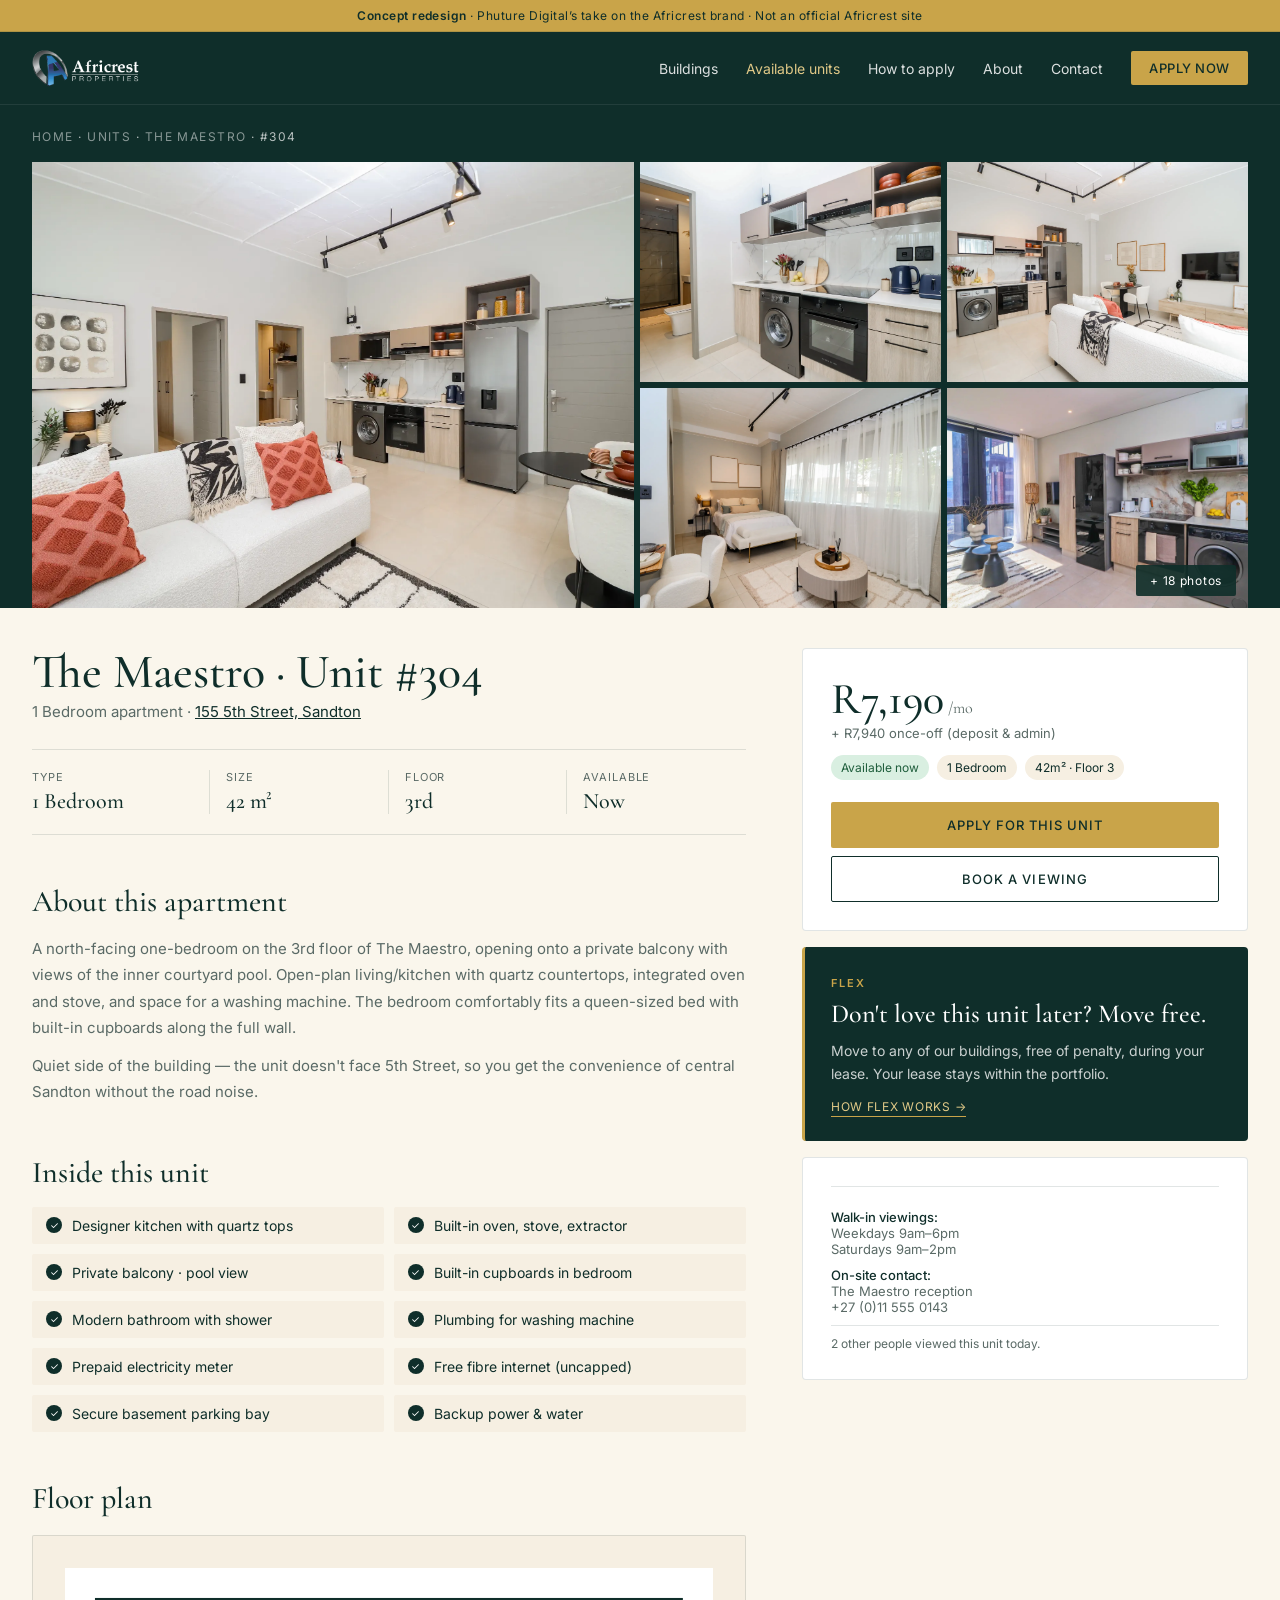
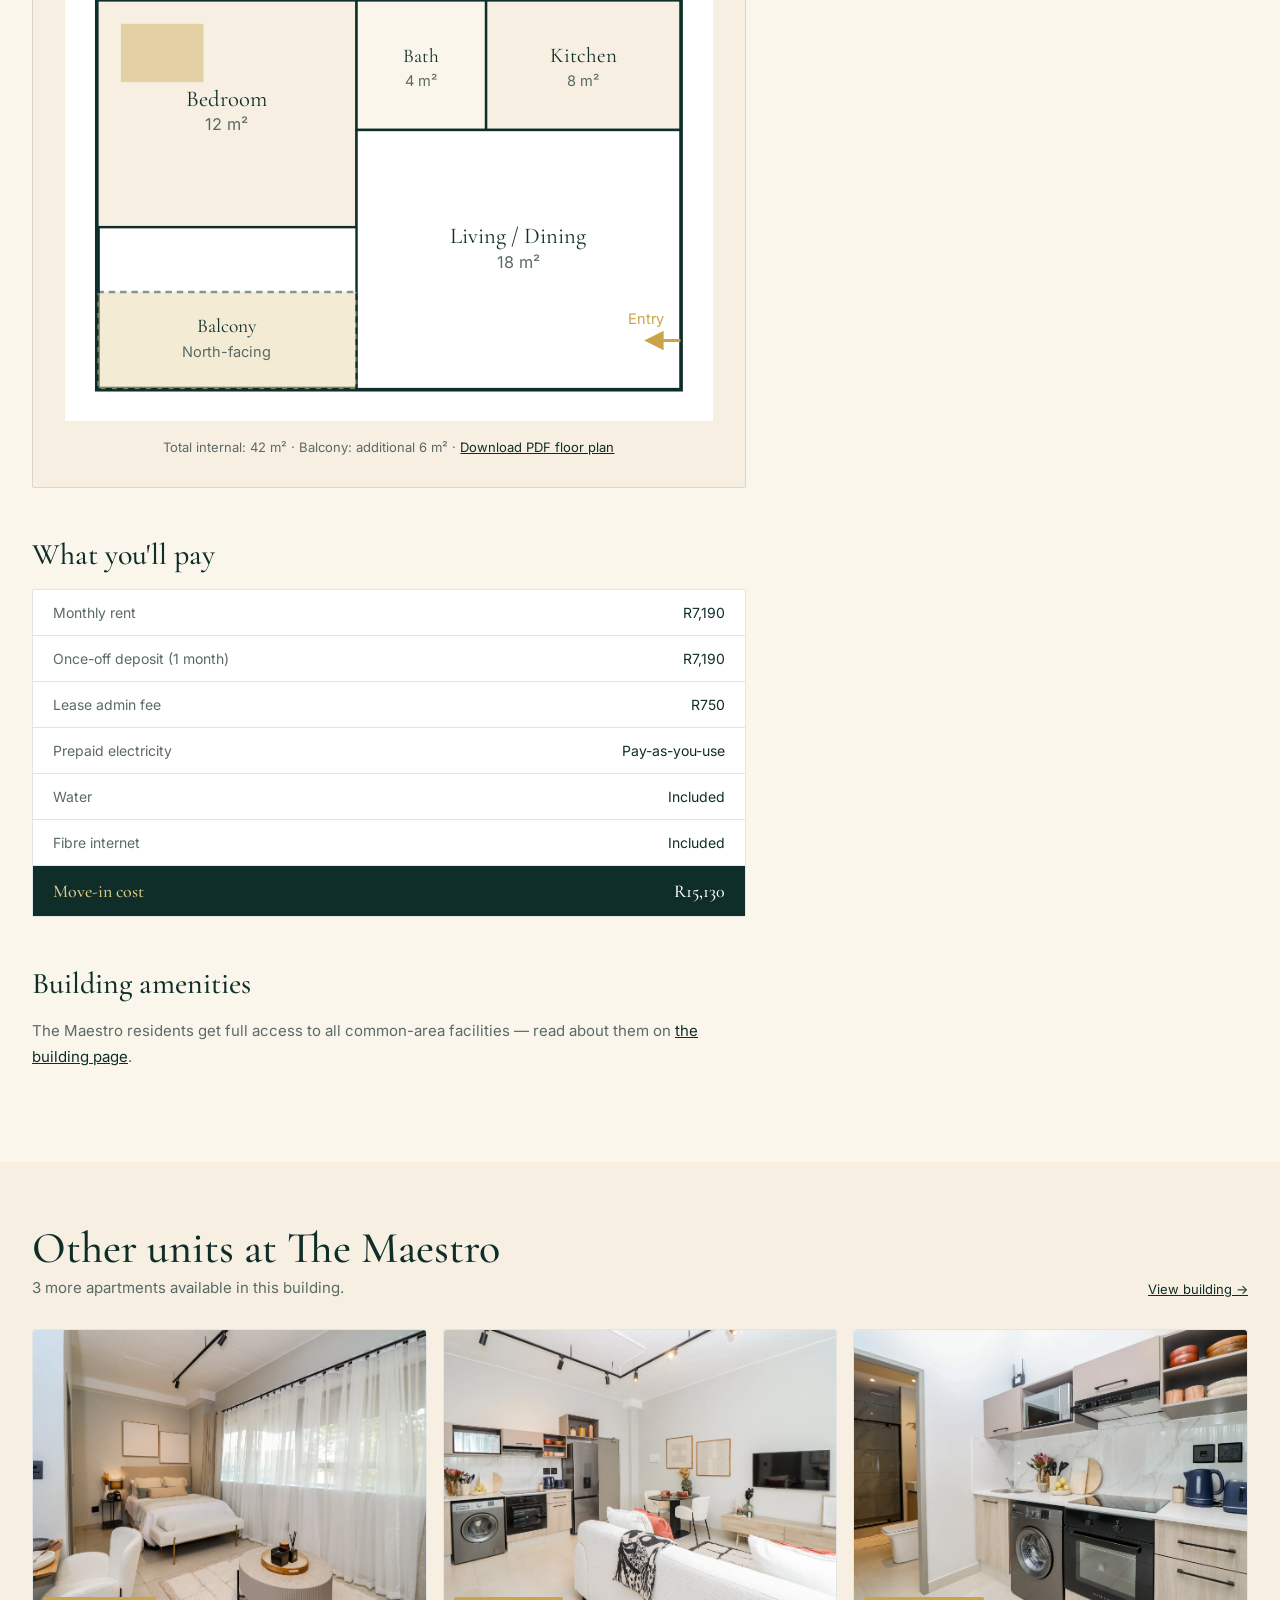
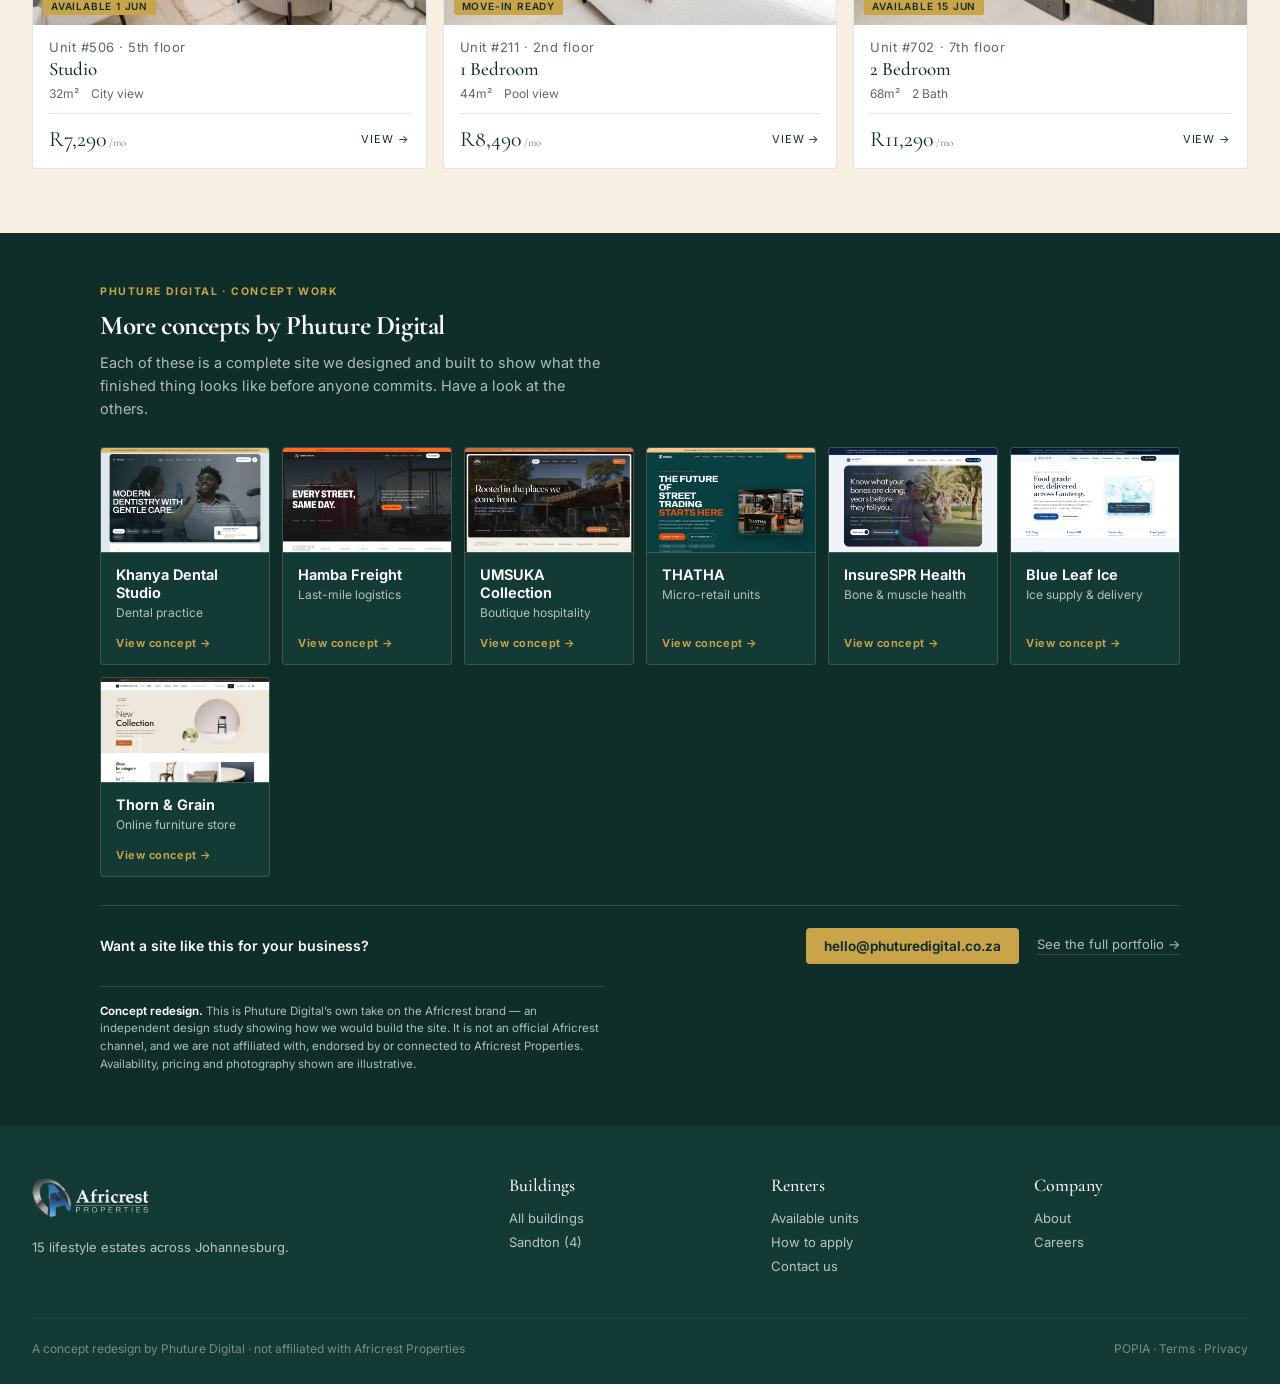
<file: unit.html>
<!DOCTYPE html>
<html lang="en">
<head>
<meta charset="UTF-8" />
<meta name="viewport" content="width=device-width, initial-scale=1.0" />
<title>The Maestro #304 — 1 Bedroom · Africrest Properties · Concept by Phuture Digital</title>
<link rel="stylesheet" href="styles.css" />
<style>
  /* Image gallery hero */
  .unit-hero {
    background: var(--ink);
    padding: 24px 32px 0;
  }
  .unit-hero-inner { max-width: 1280px; margin: 0 auto; }
  .crumb-light { color: rgba(255,255,255,0.7); font-size: 12px; letter-spacing: 0.12em; text-transform: uppercase; margin-bottom: 18px; }
  .crumb-light a { color: rgba(255,255,255,0.5); }
  .crumb-light a:hover { color: var(--gold-soft); }

  .gallery-hero { display: grid; grid-template-columns: 2fr 1fr 1fr; grid-template-rows: 220px 220px; gap: 6px; margin-bottom: 0; }
  .gallery-hero div { background-size: cover; background-position: center; cursor: pointer; transition: opacity .2s; }
  .gallery-hero div:first-child { grid-row: 1 / 3; }
  .gallery-hero div:hover { opacity: 0.92; }
  .gallery-hero .more { position: relative; }
  .gallery-hero .more::after { content: '+ 18 photos'; position: absolute; bottom: 12px; right: 12px; background: rgba(15,46,42,0.9); color: #fff; padding: 8px 14px; border-radius: 2px; font-size: 12px; letter-spacing: 0.06em; }

  /* Layout */
  .unit-layout { max-width: 1280px; margin: 0 auto; padding: 40px 32px 80px; display: grid; grid-template-columns: 1.6fr 1fr; gap: 56px; }
  .unit-main h1 { font-family: 'Cormorant Garamond', serif; font-size: 48px; font-weight: 500; line-height: 1; color: var(--ink); }
  .unit-sub { font-size: 15px; color: var(--muted); margin-top: 6px; }
  .unit-sub a { color: var(--ink); text-decoration: underline; }

  .unit-stats { display: grid; grid-template-columns: repeat(4, 1fr); gap: 0; margin-top: 28px; padding: 20px 0; border-top: 1px solid var(--line); border-bottom: 1px solid var(--line); }
  .unit-stat { padding: 0 16px; border-right: 1px solid var(--line); }
  .unit-stat:first-child { padding-left: 0; }
  .unit-stat:last-child { border-right: none; }
  .unit-stat .l { font-size: 11px; letter-spacing: 0.08em; text-transform: uppercase; color: var(--muted); margin-bottom: 4px; }
  .unit-stat .v { font-family: 'Cormorant Garamond', serif; font-size: 22px; color: var(--ink); font-weight: 500; }

  .unit-main h2 { font-family: 'Cormorant Garamond', serif; font-size: 30px; font-weight: 500; color: var(--ink); margin-top: 48px; margin-bottom: 16px; }
  .unit-main p { font-size: 15px; line-height: 1.75; color: var(--muted); margin-bottom: 12px; }

  .feature-grid { display: grid; grid-template-columns: repeat(2, 1fr); gap: 10px; margin-top: 16px; }
  .feature-grid .f { display: flex; align-items: center; gap: 10px; font-size: 14px; padding: 10px 14px; background: var(--cream); border-radius: 2px; }
  .feature-grid .f .check { width: 16px; height: 16px; border-radius: 50%; background: var(--ink); color: #fff; display: grid; place-items: center; font-size: 10px; flex-shrink: 0; }

  /* Floor plan */
  .floorplan { background: var(--cream); border: 1px solid var(--line); border-radius: 2px; padding: 32px; text-align: center; margin-top: 18px; }
  .floorplan svg { max-width: 100%; height: auto; }
  .fp-caption { font-size: 13px; color: var(--muted); margin-top: 14px; }
  .fp-caption a { color: var(--ink); text-decoration: underline; }

  /* Costs breakdown */
  .costs { background: #fff; border: 1px solid var(--line); border-radius: 2px; margin-top: 16px; }
  .costs-row { display: flex; justify-content: space-between; padding: 14px 20px; border-bottom: 1px solid var(--line); font-size: 14px; }
  .costs-row:last-child { border-bottom: none; }
  .costs-row.total { background: var(--ink); color: #fff; font-weight: 500; font-family: 'Cormorant Garamond', serif; font-size: 18px; }
  .costs-row .l { color: var(--muted); }
  .costs-row.total .l { color: var(--gold-soft); }

  /* Sticky CTA card */
  .unit-aside { position: sticky; top: 100px; align-self: start; }
  .cta-card {
    background: #fff; border: 1px solid var(--line); border-radius: 4px;
    padding: 28px;
  }
  .cta-card .price { font-family: 'Cormorant Garamond', serif; font-size: 44px; font-weight: 500; color: var(--ink); line-height: 1; }
  .cta-card .price small { font-size: 16px; color: var(--muted); margin-left: 4px; font-weight: 400; }
  .cta-card .price-note { font-size: 13px; color: var(--muted); margin-top: 4px; }

  .badge-row { display: flex; gap: 8px; margin-top: 14px; flex-wrap: wrap; }
  .b-flag { background: var(--cream); color: var(--ink); padding: 5px 10px; border-radius: 100px; font-size: 12px; }
  .b-flag.go { background: #d9efe1; color: #1f5e3c; }

  .cta-card .ctas { display: flex; flex-direction: column; gap: 8px; margin-top: 22px; }
  .cta-card .ctas .btn { text-align: center; }
  .cta-card hr { border: none; border-top: 1px solid var(--line); margin: 22px 0; }
  .cta-meta { font-size: 13px; color: var(--muted); display: flex; flex-direction: column; gap: 10px; }
  .cta-meta strong { color: var(--ink); font-weight: 500; }

  .other-units { background: var(--cream); padding: 64px 32px; }
  .other-units .unit-grid { grid-template-columns: repeat(3, 1fr); }

  /* FLEX sidebar card */
  .flex-card { background: var(--ink); color: #fff; border-radius: 4px; padding: 24px 26px; margin-top: 16px; border-left: 3px solid var(--gold); }
  .flex-card .label { font-size: 11px; letter-spacing: 0.18em; text-transform: uppercase; color: var(--gold); font-weight: 600; }
  .flex-card .title { font-family: 'Cormorant Garamond', serif; font-size: 26px; font-weight: 500; color: #fff; margin-top: 8px; line-height: 1.15; }
  .flex-card p { font-size: 14px; line-height: 1.65; color: rgba(255,255,255,0.78); margin-top: 10px; }
  .flex-card a { color: var(--gold-soft); font-size: 12px; letter-spacing: 0.06em; text-transform: uppercase; margin-top: 14px; display: inline-block; border-bottom: 1px solid var(--gold); padding-bottom: 2px; }
  .flex-card a:hover { color: var(--gold); }

  @media (max-width: 980px) {
    .unit-layout { grid-template-columns: 1fr; gap: 32px; padding: 32px 24px; }
    .unit-aside { position: static; }
    .gallery-hero { grid-template-columns: 1fr 1fr; grid-template-rows: 180px 180px; }
    .gallery-hero div:first-child { grid-row: auto; grid-column: 1 / 3; }
    .unit-stats { grid-template-columns: 1fr 1fr; gap: 16px 0; }
    .unit-stat { padding: 8px 16px; }
    .unit-stat:nth-child(2) { border-right: none; }
    .feature-grid { grid-template-columns: 1fr; }
    .other-units .unit-grid { grid-template-columns: 1fr; }
  }
  @media (max-width: 640px) {
    .unit-main h1 { font-size: 36px; }
  }
</style>
</head>
<body>

<div class="demo-banner"><strong>Concept redesign</strong> &middot; Phuture Digital&rsquo;s take on the Africrest brand &middot; Not an official Africrest site</div>

<nav class="nav">
  <div class="nav-inner">
    <a href="index.html" class="logo"><img src="africrest-logo.png" alt="Africrest Properties" class="logo-img"></a>
    <div class="nav-links">
      <a href="buildings.html">Buildings</a>
      <a href="units.html" class="active">Available units</a>
      <a href="apply.html">How to apply</a>
      <a href="about.html">About</a>
      <a href="contact.html">Contact</a>
      <a href="apply.html" class="nav-cta">Apply now</a>
    </div>
  </div>
</nav>

<section class="unit-hero">
  <div class="unit-hero-inner">
    <div class="crumb-light"><a href="index.html">Home</a> · <a href="units.html">Units</a> · <a href="building.html">The Maestro</a> · #304</div>
    <div class="gallery-hero">
      <div style="background-image: url('images/Beautiful-1-Bed-at-The-Encore.webp')"></div>
      <div style="background-image: url('images/The-Encore-1-Bed-Kitchen.webp')"></div>
      <div style="background-image: url('images/The-Encore-Living-Space.webp')"></div>
      <div style="background-image: url('images/The-Encore-Studio-Apartment-1.webp')"></div>
      <div class="more" style="background-image: url('images/Cover-Photo-A.webp')"></div>
    </div>
  </div>
</section>

<div class="unit-layout">
  <main class="unit-main">
    <h1>The Maestro · Unit #304</h1>
    <div class="unit-sub">1 Bedroom apartment · <a href="building.html">155 5th Street, Sandton</a></div>

    <div class="unit-stats">
      <div class="unit-stat"><div class="l">Type</div><div class="v">1 Bedroom</div></div>
      <div class="unit-stat"><div class="l">Size</div><div class="v">42 m²</div></div>
      <div class="unit-stat"><div class="l">Floor</div><div class="v">3rd</div></div>
      <div class="unit-stat"><div class="l">Available</div><div class="v">Now</div></div>
    </div>

    <h2>About this apartment</h2>
    <p>A north-facing one-bedroom on the 3rd floor of The Maestro, opening onto a private balcony with views of the inner courtyard pool. Open-plan living/kitchen with quartz countertops, integrated oven and stove, and space for a washing machine. The bedroom comfortably fits a queen-sized bed with built-in cupboards along the full wall.</p>
    <p>Quiet side of the building — the unit doesn't face 5th Street, so you get the convenience of central Sandton without the road noise.</p>

    <h2>Inside this unit</h2>
    <div class="feature-grid">
      <div class="f"><span class="check">✓</span>Designer kitchen with quartz tops</div>
      <div class="f"><span class="check">✓</span>Built-in oven, stove, extractor</div>
      <div class="f"><span class="check">✓</span>Private balcony · pool view</div>
      <div class="f"><span class="check">✓</span>Built-in cupboards in bedroom</div>
      <div class="f"><span class="check">✓</span>Modern bathroom with shower</div>
      <div class="f"><span class="check">✓</span>Plumbing for washing machine</div>
      <div class="f"><span class="check">✓</span>Prepaid electricity meter</div>
      <div class="f"><span class="check">✓</span>Free fibre internet (uncapped)</div>
      <div class="f"><span class="check">✓</span>Secure basement parking bay</div>
      <div class="f"><span class="check">✓</span>Backup power & water</div>
    </div>

    <h2>Floor plan</h2>
    <div class="floorplan">
      <svg viewBox="0 0 400 280" xmlns="http://www.w3.org/2000/svg" style="background: #fff;">
        <rect x="20" y="20" width="360" height="240" fill="none" stroke="#0f2e2a" stroke-width="3"/>
        <rect x="20" y="20" width="160" height="140" fill="#f6efe2" stroke="#0f2e2a" stroke-width="1.5"/>
        <text x="100" y="85" text-anchor="middle" font-family="Cormorant Garamond" font-size="14" fill="#0f2e2a">Bedroom</text>
        <text x="100" y="100" text-anchor="middle" font-family="Inter" font-size="10" fill="#5a6a66">12 m²</text>
        <rect x="35" y="35" width="50" height="35" fill="#c9a449" opacity="0.4" stroke="#c9a449"/>
        <rect x="180" y="20" width="80" height="80" fill="#faf6ec" stroke="#0f2e2a" stroke-width="1.5"/>
        <text x="220" y="58" text-anchor="middle" font-family="Cormorant Garamond" font-size="12" fill="#0f2e2a">Bath</text>
        <text x="220" y="73" text-anchor="middle" font-family="Inter" font-size="9" fill="#5a6a66">4 m²</text>
        <rect x="260" y="20" width="120" height="80" fill="#f6efe2" stroke="#0f2e2a" stroke-width="1.5"/>
        <text x="320" y="58" text-anchor="middle" font-family="Cormorant Garamond" font-size="13" fill="#0f2e2a">Kitchen</text>
        <text x="320" y="73" text-anchor="middle" font-family="Inter" font-size="9" fill="#5a6a66">8 m²</text>
        <rect x="180" y="100" width="200" height="160" fill="#fff" stroke="#0f2e2a" stroke-width="1.5"/>
        <text x="280" y="170" text-anchor="middle" font-family="Cormorant Garamond" font-size="14" fill="#0f2e2a">Living / Dining</text>
        <text x="280" y="185" text-anchor="middle" font-family="Inter" font-size="10" fill="#5a6a66">18 m²</text>
        <rect x="20" y="200" width="160" height="60" fill="#e8d9a8" opacity="0.5" stroke="#0f2e2a" stroke-width="1.5" stroke-dasharray="4,3"/>
        <text x="100" y="225" text-anchor="middle" font-family="Cormorant Garamond" font-size="12" fill="#0f2e2a">Balcony</text>
        <text x="100" y="240" text-anchor="middle" font-family="Inter" font-size="9" fill="#5a6a66">North-facing</text>
        <path d="M 380 230 L 360 230" stroke="#c9a449" stroke-width="2" marker-end="url(#arrow)"/>
        <defs>
          <marker id="arrow" viewBox="0 0 10 10" refX="8" refY="5" markerWidth="6" markerHeight="6" orient="auto"><path d="M 0 0 L 10 5 L 0 10 z" fill="#c9a449"/></marker>
        </defs>
        <text x="370" y="220" text-anchor="end" font-family="Inter" font-size="9" fill="#c9a449">Entry</text>
      </svg>
      <div class="fp-caption">Total internal: 42 m² · Balcony: additional 6 m² · <a href="#">Download PDF floor plan</a></div>
    </div>

    <h2>What you'll pay</h2>
    <div class="costs">
      <div class="costs-row"><span class="l">Monthly rent</span><span>R7,190</span></div>
      <div class="costs-row"><span class="l">Once-off deposit (1 month)</span><span>R7,190</span></div>
      <div class="costs-row"><span class="l">Lease admin fee</span><span>R750</span></div>
      <div class="costs-row"><span class="l">Prepaid electricity</span><span>Pay-as-you-use</span></div>
      <div class="costs-row"><span class="l">Water</span><span>Included</span></div>
      <div class="costs-row"><span class="l">Fibre internet</span><span>Included</span></div>
      <div class="costs-row total"><span class="l">Move-in cost</span><span>R15,130</span></div>
    </div>

    <h2>Building amenities</h2>
    <p>The Maestro residents get full access to all common-area facilities — read about them on <a href="building.html" style="color: var(--ink); text-decoration: underline;">the building page</a>.</p>
  </main>

  <!-- Sticky CTA -->
  <aside class="unit-aside">
    <div class="cta-card">
      <div class="price">R7,190<small>/mo</small></div>
      <div class="price-note">+ R7,940 once-off (deposit & admin)</div>

      <div class="badge-row">
        <span class="b-flag go">Available now</span>
        <span class="b-flag">1 Bedroom</span>
        <span class="b-flag">42m² · Floor 3</span>
      </div>

      <div class="ctas">
        <a href="apply.html" class="btn btn-primary">Apply for this unit</a>
        <a href="contact.html" class="btn btn-outline-dark">Book a viewing</a>
      </div>
    </div>

    <div class="flex-card">
      <span class="label">FLEX</span>
      <div class="title">Don't love this unit later? Move free.</div>
      <p>Move to any of our buildings, free of penalty, during your lease. Your lease stays within the portfolio.</p>
      <a href="about.html#flex">How FLEX works →</a>
    </div>

    <div class="cta-card" style="margin-top: 16px;">
      <hr style="margin-top: 0;">

      <div class="cta-meta">
        <div><strong>Walk-in viewings:</strong><br/>Weekdays 9am–6pm<br/>Saturdays 9am–2pm</div>
        <div><strong>On-site contact:</strong><br/>The Maestro reception<br/>+27 (0)11 555 0143</div>
        <div style="font-size: 12px; padding-top: 10px; border-top: 1px solid var(--line);">2 other people viewed this unit today.</div>
      </div>
    </div>
  </aside>
</div>

<!-- Other units in The Maestro -->
<section class="other-units">
  <div class="section-inner">
    <div class="section-head">
      <div><h2>Other units at The Maestro</h2><p>3 more apartments available in this building.</p></div>
      <a href="building.html" style="font-size: 13px; color: var(--ink); text-decoration: underline;">View building →</a>
    </div>
    <div class="unit-grid">
      <a href="unit.html" class="u-card light"><div class="u-img"><img src="images/The-Encore-Studio-Apartment-1.webp" alt=""><span class="u-tag">Available 1 Jun</span></div><div class="u-body"><div class="u-name">Unit #506 · 5th floor</div><div class="u-type">Studio</div><div class="u-meta"><span>32m²</span><span>City view</span></div><div class="u-foot"><div class="u-rent">R7,290<small>/mo</small></div><span class="u-cta">View →</span></div></div></a>
      <a href="unit.html" class="u-card light"><div class="u-img"><img src="images/The-Encore-Living-Space.webp" alt=""><span class="u-tag">Move-in ready</span></div><div class="u-body"><div class="u-name">Unit #211 · 2nd floor</div><div class="u-type">1 Bedroom</div><div class="u-meta"><span>44m²</span><span>Pool view</span></div><div class="u-foot"><div class="u-rent">R8,490<small>/mo</small></div><span class="u-cta">View →</span></div></div></a>
      <a href="unit.html" class="u-card light"><div class="u-img"><img src="images/The-Encore-1-Bed-Kitchen.webp" alt=""><span class="u-tag">Available 15 Jun</span></div><div class="u-body"><div class="u-name">Unit #702 · 7th floor</div><div class="u-type">2 Bedroom</div><div class="u-meta"><span>68m²</span><span>2 Bath</span></div><div class="u-foot"><div class="u-rent">R11,290<small>/mo</small></div><span class="u-cta">View →</span></div></div></a>
    </div>
  </div>
</section>








<!-- pd-network:start -->
<section class="pd-network" aria-labelledby="pd-network-title">
  <div class="pd-network-inner">
    <p class="pd-network-eyebrow">Phuture Digital &middot; Concept work</p>
    <h2 class="pd-network-title" id="pd-network-title">More concepts by Phuture Digital</h2>
    <p class="pd-network-lede">Each of these is a complete site we designed and built to show what the finished thing looks like before anyone commits. Have a look at the others.</p>
    <ul class="pd-network-grid">
        <li class="pd-network-card">
          <a href="https://khanya-concept.phuturedigital.co.za">
            <img class="pd-network-thumb" src="/pd-concepts/khanya.webp" alt=""
                 width="640" height="400" loading="lazy" decoding="async">
            <span class="pd-network-body">
              <span class="pd-network-name">Khanya Dental Studio</span>
              <span class="pd-network-sector">Dental practice</span>
              <span class="pd-network-go">View concept &rarr;</span>
            </span>
          </a>
        </li>
        <li class="pd-network-card">
          <a href="https://hamba-concept.phuturedigital.co.za">
            <img class="pd-network-thumb" src="/pd-concepts/hamba.webp" alt=""
                 width="640" height="400" loading="lazy" decoding="async">
            <span class="pd-network-body">
              <span class="pd-network-name">Hamba Freight</span>
              <span class="pd-network-sector">Last-mile logistics</span>
              <span class="pd-network-go">View concept &rarr;</span>
            </span>
          </a>
        </li>
        <li class="pd-network-card">
          <a href="https://umsuka-concept.phuturedigital.co.za">
            <img class="pd-network-thumb" src="/pd-concepts/umsuka.webp" alt=""
                 width="640" height="400" loading="lazy" decoding="async">
            <span class="pd-network-body">
              <span class="pd-network-name">UMSUKA Collection</span>
              <span class="pd-network-sector">Boutique hospitality</span>
              <span class="pd-network-go">View concept &rarr;</span>
            </span>
          </a>
        </li>
        <li class="pd-network-card">
          <a href="https://thatha-concept.phuturedigital.co.za">
            <img class="pd-network-thumb" src="/pd-concepts/thatha.webp" alt=""
                 width="640" height="400" loading="lazy" decoding="async">
            <span class="pd-network-body">
              <span class="pd-network-name">THATHA</span>
              <span class="pd-network-sector">Micro-retail units</span>
              <span class="pd-network-go">View concept &rarr;</span>
            </span>
          </a>
        </li>
        <li class="pd-network-card">
          <a href="https://insurespr-concept.phuturedigital.co.za">
            <img class="pd-network-thumb" src="/pd-concepts/insurespr.webp" alt=""
                 width="640" height="400" loading="lazy" decoding="async">
            <span class="pd-network-body">
              <span class="pd-network-name">InsureSPR Health</span>
              <span class="pd-network-sector">Bone &amp; muscle health</span>
              <span class="pd-network-go">View concept &rarr;</span>
            </span>
          </a>
        </li>
        <li class="pd-network-card">
          <a href="https://blueleaf-concept.phuturedigital.co.za">
            <img class="pd-network-thumb" src="/pd-concepts/blueleaf.webp" alt=""
                 width="640" height="400" loading="lazy" decoding="async">
            <span class="pd-network-body">
              <span class="pd-network-name">Blue Leaf Ice</span>
              <span class="pd-network-sector">Ice supply &amp; delivery</span>
              <span class="pd-network-go">View concept &rarr;</span>
            </span>
          </a>
        </li>
        <li class="pd-network-card">
          <a href="https://thorn-grain-concept.phuturedigital.co.za">
            <img class="pd-network-thumb" src="/pd-concepts/thorn-grain.webp" alt=""
                 width="640" height="400" loading="lazy" decoding="async">
            <span class="pd-network-body">
              <span class="pd-network-name">Thorn &amp; Grain</span>
              <span class="pd-network-sector">Online furniture store</span>
              <span class="pd-network-go">View concept &rarr;</span>
            </span>
          </a>
        </li>
    </ul>
    <div class="pd-network-cta">
      <p>Want a site like this for your business?</p>
      <a class="pd-network-btn" href="mailto:hello@phuturedigital.co.za">hello@phuturedigital.co.za</a>
      <a class="pd-network-link" href="https://www.phuturedigital.co.za/portfolio" rel="noopener">See the full portfolio &rarr;</a>
    </div>
    <p class="pd-network-mark"><strong>Concept redesign.</strong> This is Phuture Digital&rsquo;s own take on the Africrest brand &mdash; an independent design study showing how we would build the site. It is not an official Africrest channel, and we are not affiliated with, endorsed by or connected to Africrest Properties. Availability, pricing and photography shown are illustrative.</p>
  </div>
</section>
<!-- pd-network:end -->
<footer>
  <div class="foot-inner">
    <div>
      <a href="index.html" class="logo foot-logo"><img src="africrest-logo.png" alt="Africrest Properties" class="logo-img"></a>
      <p style="max-width: 320px; line-height: 1.7;">15 lifestyle estates across Johannesburg.</p>
    </div>
    <div><h4>Buildings</h4><ul><li><a href="buildings.html">All buildings</a></li><li><a href="buildings.html">Sandton (4)</a></li></ul></div>
    <div><h4>Renters</h4><ul><li><a href="units.html">Available units</a></li><li><a href="apply.html">How to apply</a></li><li><a href="contact.html">Contact us</a></li></ul></div>
    <div><h4>Company</h4><ul><li><a href="about.html">About</a></li><li><a href="#">Careers</a></li></ul></div>
  </div>
  <div class="foot-bottom"><span>A concept redesign by Phuture Digital &middot; not affiliated with Africrest Properties</span><span>POPIA · Terms · Privacy</span></div>
</footer>

</body>
</html>
</file>
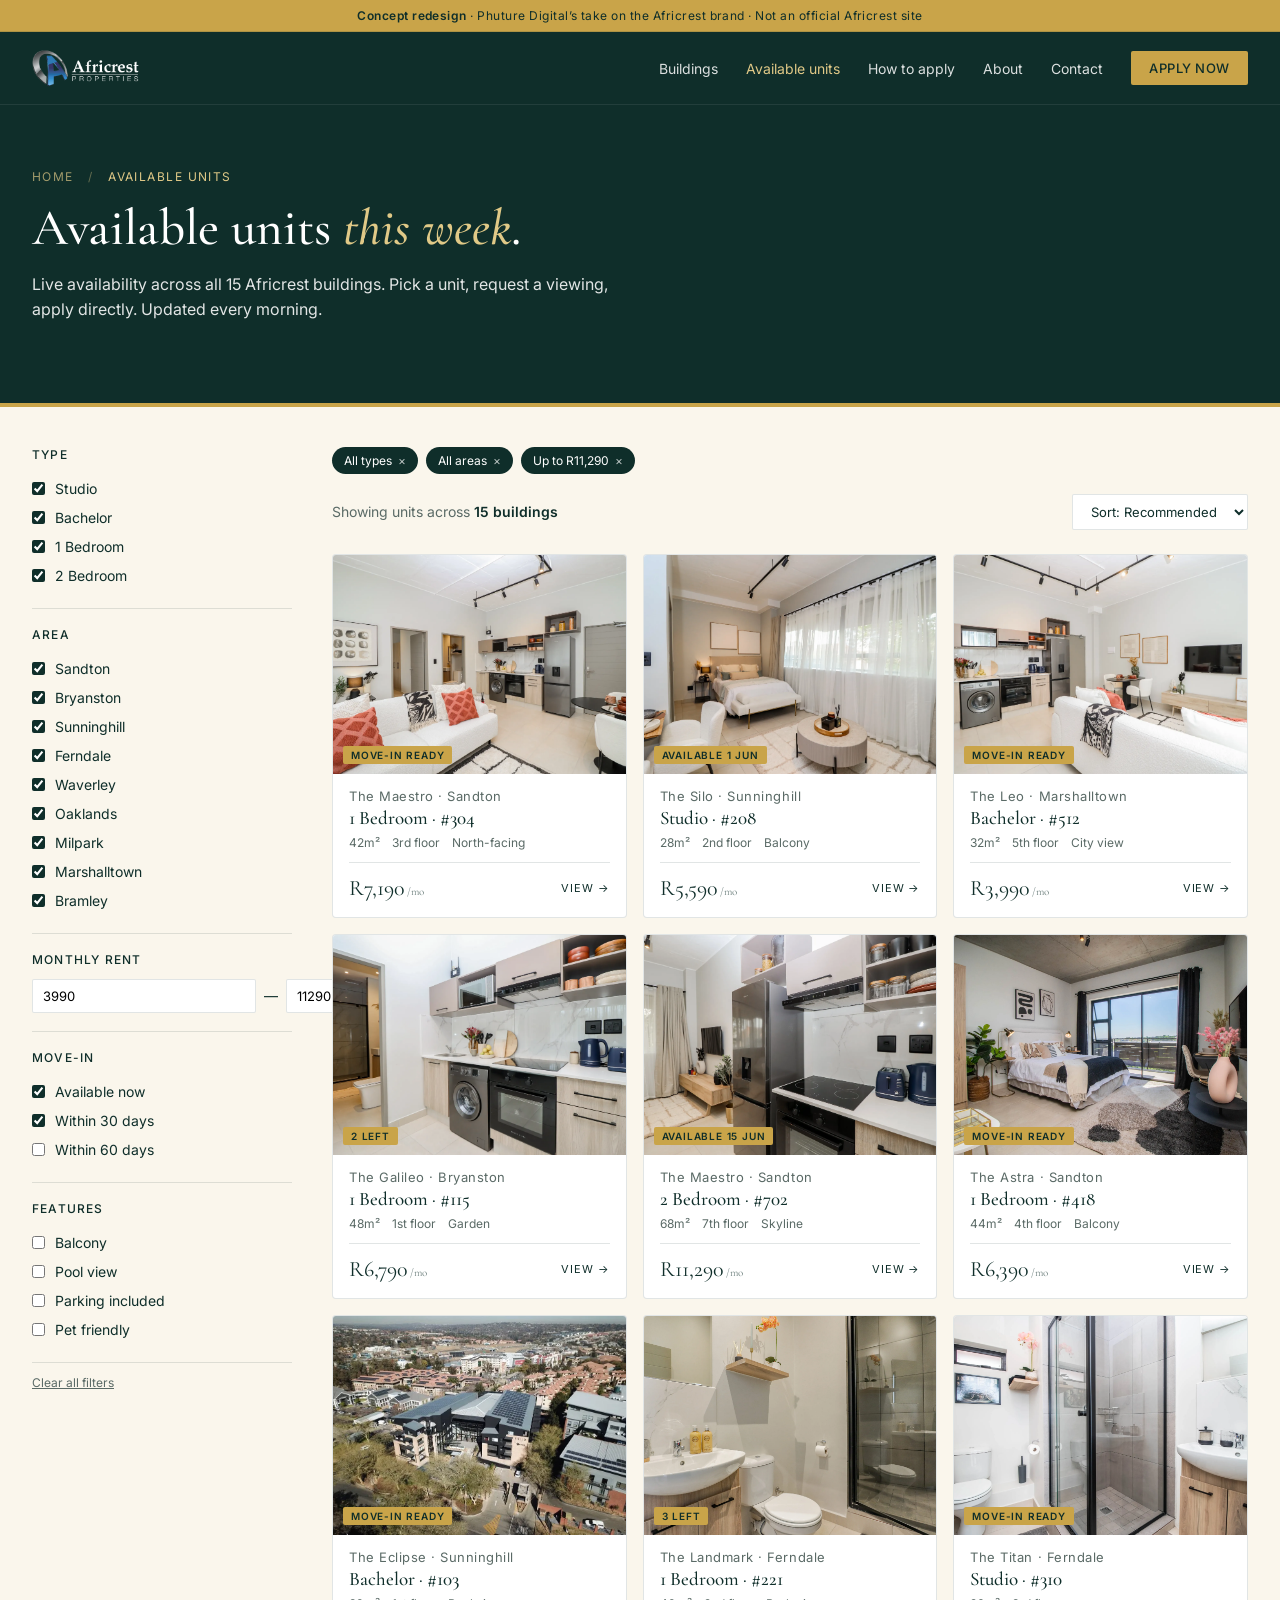
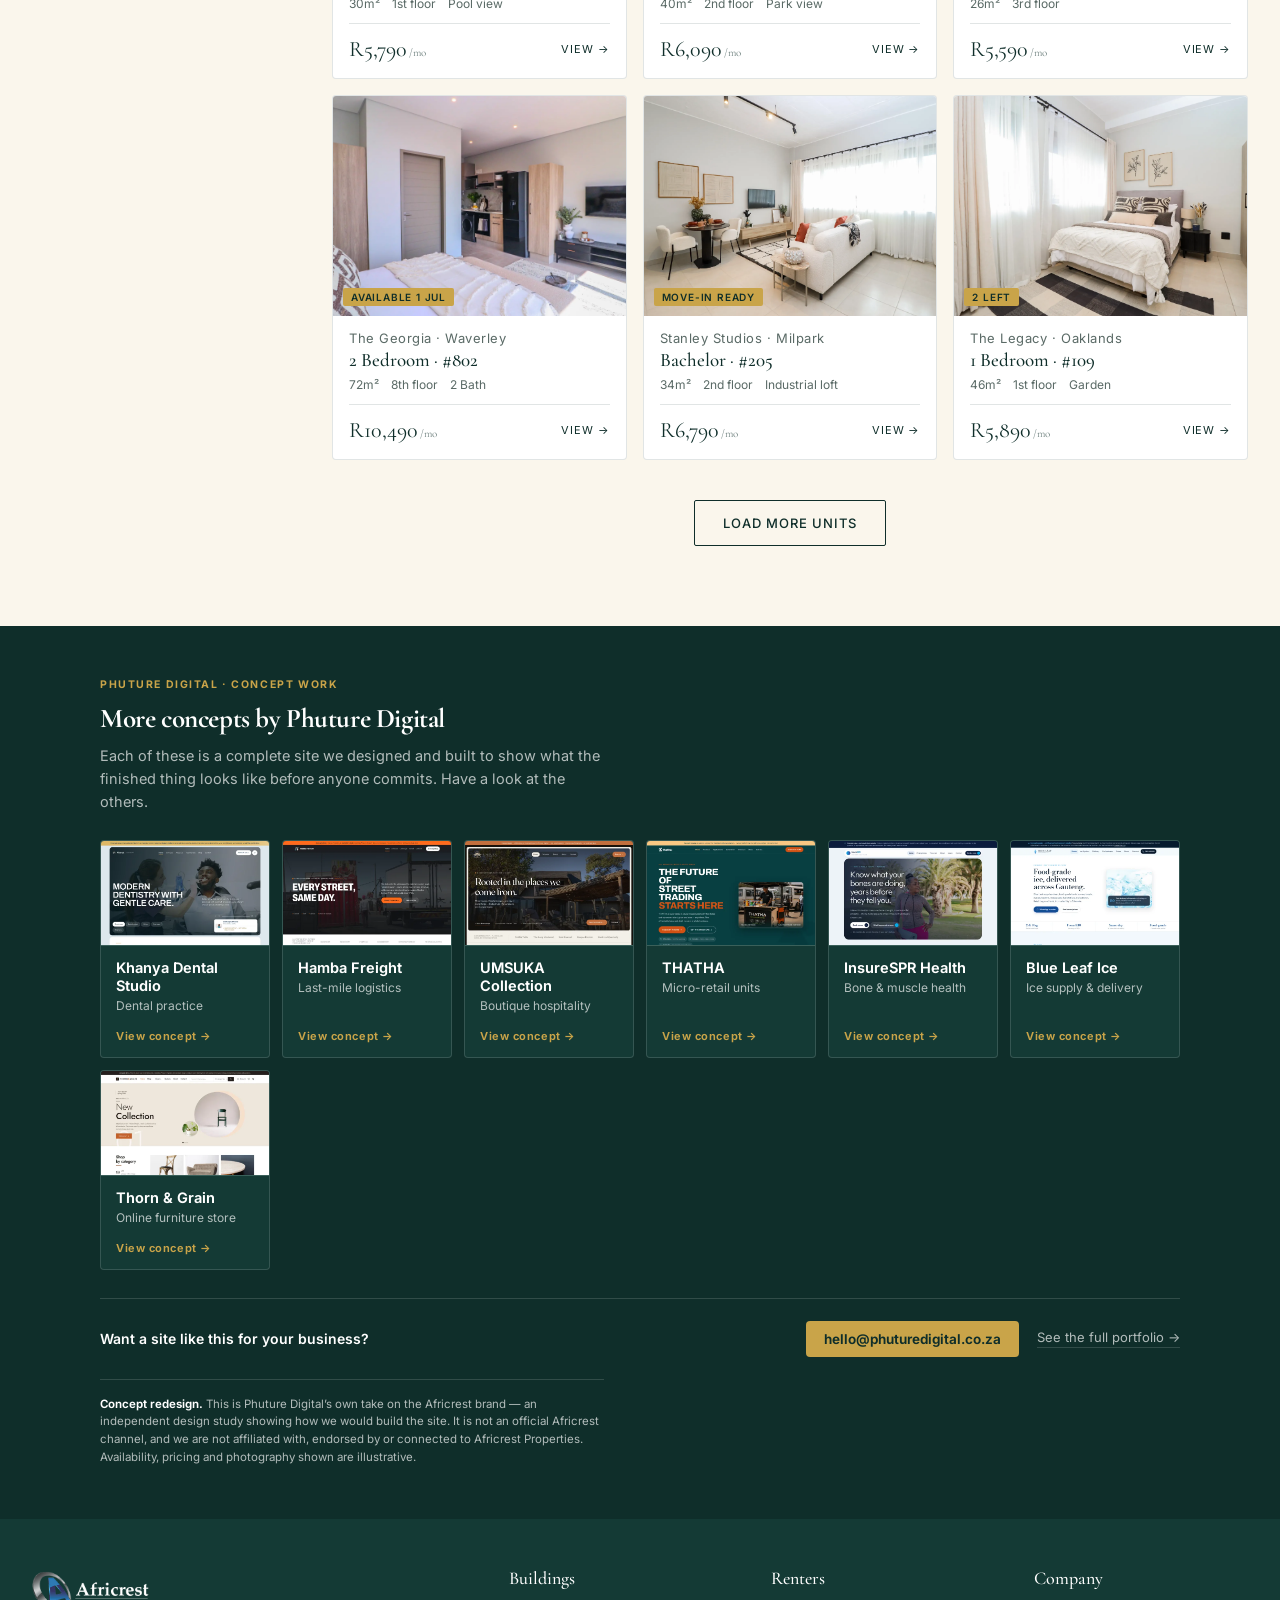
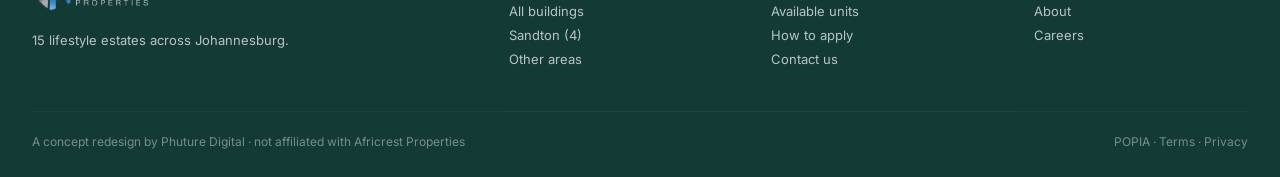
<file: units.html>
<!DOCTYPE html>
<html lang="en">
<head>
<meta charset="UTF-8" />
<meta name="viewport" content="width=device-width, initial-scale=1.0" />
<title>Available units — Africrest Properties · Concept by Phuture Digital</title>
<link rel="stylesheet" href="styles.css" />
<style>
  /* Filter sidebar layout */
  .units-page { max-width: 1280px; margin: 0 auto; padding: 40px 32px 80px; display: grid; grid-template-columns: 260px 1fr; gap: 40px; }
  .filter-side h4 { font-size: 12px; letter-spacing: 0.1em; text-transform: uppercase; color: var(--ink); margin-bottom: 12px; font-weight: 500; }
  .filter-side .filter-group { padding: 18px 0; border-bottom: 1px solid var(--line); }
  .filter-side .filter-group:first-child { padding-top: 0; }
  .filter-side label { display: flex; align-items: center; gap: 10px; font-size: 14px; padding: 6px 0; cursor: pointer; color: var(--ink); }
  .filter-side label input { accent-color: var(--ink); }
  .filter-side label .ct { margin-left: auto; color: var(--muted); font-size: 12px; }
  .filter-side .price-range { display: flex; gap: 8px; align-items: center; margin-top: 10px; font-size: 14px; }
  .filter-side .price-range input { flex: 1; padding: 8px 10px; border: 1px solid var(--line); border-radius: 2px; font-family: inherit; font-size: 13px; }

  .results-bar { display: flex; justify-content: space-between; align-items: center; margin-bottom: 24px; flex-wrap: wrap; gap: 12px; }
  .results-bar .count { font-size: 14px; color: var(--muted); }
  .results-bar .count strong { color: var(--ink); font-weight: 600; }
  .sort-select { padding: 8px 14px; border: 1px solid var(--line); border-radius: 2px; background: #fff; font-family: inherit; font-size: 13px; color: var(--ink); }

  .units-page .unit-grid { grid-template-columns: repeat(3, 1fr); }

  .clear-btn { font-size: 12px; color: var(--muted); text-decoration: underline; cursor: pointer; background: none; border: none; padding: 0; margin-top: 12px; font-family: inherit; }
  .clear-btn:hover { color: var(--ink); }

  /* Active filter pills */
  .active-filters { display: flex; gap: 8px; margin-bottom: 20px; flex-wrap: wrap; }
  .filter-pill { background: var(--ink); color: #fff; padding: 6px 12px; border-radius: 100px; font-size: 12px; display: inline-flex; align-items: center; gap: 6px; }
  .filter-pill .x { cursor: pointer; opacity: 0.7; }

  @media (max-width: 980px) {
    .units-page { grid-template-columns: 1fr; gap: 24px; }
    .filter-side { background: #fff; border: 1px solid var(--line); padding: 20px; border-radius: 4px; }
    .units-page .unit-grid { grid-template-columns: repeat(2, 1fr); }
  }
  @media (max-width: 640px) {
    .units-page .unit-grid { grid-template-columns: 1fr; }
  }
</style>
</head>
<body>

<div class="demo-banner"><strong>Concept redesign</strong> &middot; Phuture Digital&rsquo;s take on the Africrest brand &middot; Not an official Africrest site</div>

<nav class="nav">
  <div class="nav-inner">
    <a href="index.html" class="logo"><img src="africrest-logo.png" alt="Africrest Properties" class="logo-img"></a>
    <div class="nav-links">
      <a href="buildings.html">Buildings</a>
      <a href="units.html" class="active">Available units</a>
      <a href="apply.html">How to apply</a>
      <a href="about.html">About</a>
      <a href="contact.html">Contact</a>
      <a href="apply.html" class="nav-cta">Apply now</a>
    </div>
  </div>
</nav>

<header class="page-header">
  <div class="page-header-inner">
    <div class="crumb"><a href="index.html">Home</a> <span class="sep">/</span> Available units</div>
    <h1>Available units <em>this week</em>.</h1>
    <p class="lead">Live availability across all 15 Africrest buildings. Pick a unit, request a viewing, apply directly. Updated every morning.</p>
  </div>
</header>

<div class="units-page">

  <!-- Filter sidebar -->
  <aside class="filter-side">
    <div class="filter-group">
      <h4>Type</h4>
      <label><input type="checkbox" checked> Studio</label>
      <label><input type="checkbox" checked> Bachelor</label>
      <label><input type="checkbox" checked> 1 Bedroom</label>
      <label><input type="checkbox" checked> 2 Bedroom</label>
    </div>

    <div class="filter-group">
      <h4>Area</h4>
      <label><input type="checkbox" checked> Sandton</label>
      <label><input type="checkbox" checked> Bryanston</label>
      <label><input type="checkbox" checked> Sunninghill</label>
      <label><input type="checkbox" checked> Ferndale</label>
      <label><input type="checkbox" checked> Waverley</label>
      <label><input type="checkbox" checked> Oaklands</label>
      <label><input type="checkbox" checked> Milpark</label>
      <label><input type="checkbox" checked> Marshalltown</label>
      <label><input type="checkbox" checked> Bramley</label>
    </div>

    <div class="filter-group">
      <h4>Monthly rent</h4>
      <div class="price-range">
        <input type="number" placeholder="Min" value="3990">
        <span>—</span>
        <input type="number" placeholder="Max" value="11290">
      </div>
    </div>

    <div class="filter-group">
      <h4>Move-in</h4>
      <label><input type="checkbox" checked> Available now</label>
      <label><input type="checkbox" checked> Within 30 days</label>
      <label><input type="checkbox"> Within 60 days</label>
    </div>

    <div class="filter-group">
      <h4>Features</h4>
      <label><input type="checkbox"> Balcony</label>
      <label><input type="checkbox"> Pool view</label>
      <label><input type="checkbox"> Parking included</label>
      <label><input type="checkbox"> Pet friendly</label>
    </div>

    <button class="clear-btn">Clear all filters</button>
  </aside>

  <!-- Results -->
  <main>
    <div class="active-filters">
      <span class="filter-pill">All types <span class="x">×</span></span>
      <span class="filter-pill">All areas <span class="x">×</span></span>
      <span class="filter-pill">Up to R11,290 <span class="x">×</span></span>
    </div>

    <div class="results-bar">
      <div class="count">Showing units across <strong>15 buildings</strong></div>
      <select class="sort-select">
        <option>Sort: Recommended</option>
        <option>Price: low to high</option>
        <option>Price: high to low</option>
        <option>Move-in: soonest</option>
        <option>Size: largest first</option>
      </select>
    </div>

    <div class="unit-grid">
      <a href="unit.html" class="u-card light"><div class="u-img"><img src="images/Beautiful-1-Bed-at-The-Encore.webp" alt=""><span class="u-tag">Move-in ready</span></div><div class="u-body"><div class="u-name">The Maestro · Sandton</div><div class="u-type">1 Bedroom · #304</div><div class="u-meta"><span>42m²</span><span>3rd floor</span><span>North-facing</span></div><div class="u-foot"><div class="u-rent">R7,190<small>/mo</small></div><span class="u-cta">View →</span></div></div></a>

      <a href="unit.html" class="u-card light"><div class="u-img"><img src="images/The-Encore-Studio-Apartment-1.webp" alt=""><span class="u-tag">Available 1 Jun</span></div><div class="u-body"><div class="u-name">The Silo · Sunninghill</div><div class="u-type">Studio · #208</div><div class="u-meta"><span>28m²</span><span>2nd floor</span><span>Balcony</span></div><div class="u-foot"><div class="u-rent">R5,590<small>/mo</small></div><span class="u-cta">View →</span></div></div></a>

      <a href="unit.html" class="u-card light"><div class="u-img"><img src="images/The-Encore-Living-Space.webp" alt=""><span class="u-tag">Move-in ready</span></div><div class="u-body"><div class="u-name">The Leo · Marshalltown</div><div class="u-type">Bachelor · #512</div><div class="u-meta"><span>32m²</span><span>5th floor</span><span>City view</span></div><div class="u-foot"><div class="u-rent">R3,990<small>/mo</small></div><span class="u-cta">View →</span></div></div></a>

      <a href="unit.html" class="u-card light"><div class="u-img"><img src="images/The-Encore-1-Bed-Kitchen.webp" alt=""><span class="u-tag">2 left</span></div><div class="u-body"><div class="u-name">The Galileo · Bryanston</div><div class="u-type">1 Bedroom · #115</div><div class="u-meta"><span>48m²</span><span>1st floor</span><span>Garden</span></div><div class="u-foot"><div class="u-rent">R6,790<small>/mo</small></div><span class="u-cta">View →</span></div></div></a>

      <a href="unit.html" class="u-card light"><div class="u-img"><img src="images/The-Encore-Studio-Kitchen.webp" alt=""><span class="u-tag">Available 15 Jun</span></div><div class="u-body"><div class="u-name">The Maestro · Sandton</div><div class="u-type">2 Bedroom · #702</div><div class="u-meta"><span>68m²</span><span>7th floor</span><span>Skyline</span></div><div class="u-foot"><div class="u-rent">R11,290<small>/mo</small></div><span class="u-cta">View →</span></div></div></a>

      <a href="unit.html" class="u-card light"><div class="u-img"><img src="images/10-Bedroom.webp" alt=""><span class="u-tag">Move-in ready</span></div><div class="u-body"><div class="u-name">The Astra · Sandton</div><div class="u-type">1 Bedroom · #418</div><div class="u-meta"><span>44m²</span><span>4th floor</span><span>Balcony</span></div><div class="u-foot"><div class="u-rent">R6,390<small>/mo</small></div><span class="u-cta">View →</span></div></div></a>

      <a href="unit.html" class="u-card light"><div class="u-img"><img src="images/silo_222-1.webp" alt=""><span class="u-tag">Move-in ready</span></div><div class="u-body"><div class="u-name">The Eclipse · Sunninghill</div><div class="u-type">Bachelor · #103</div><div class="u-meta"><span>30m²</span><span>1st floor</span><span>Pool view</span></div><div class="u-foot"><div class="u-rent">R5,790<small>/mo</small></div><span class="u-cta">View →</span></div></div></a>

      <a href="unit.html" class="u-card light"><div class="u-img"><img src="images/12-Bathroom.webp" alt=""><span class="u-tag">3 left</span></div><div class="u-body"><div class="u-name">The Landmark · Ferndale</div><div class="u-type">1 Bedroom · #221</div><div class="u-meta"><span>40m²</span><span>2nd floor</span><span>Park view</span></div><div class="u-foot"><div class="u-rent">R6,090<small>/mo</small></div><span class="u-cta">View →</span></div></div></a>

      <a href="unit.html" class="u-card light"><div class="u-img"><img src="images/11-Shower.webp" alt=""><span class="u-tag">Move-in ready</span></div><div class="u-body"><div class="u-name">The Titan · Ferndale</div><div class="u-type">Studio · #310</div><div class="u-meta"><span>26m²</span><span>3rd floor</span></div><div class="u-foot"><div class="u-rent">R5,590<small>/mo</small></div><span class="u-cta">View →</span></div></div></a>

      <a href="unit.html" class="u-card light"><div class="u-img"><img src="images/6.webp" alt=""><span class="u-tag">Available 1 Jul</span></div><div class="u-body"><div class="u-name">The Georgia · Waverley</div><div class="u-type">2 Bedroom · #802</div><div class="u-meta"><span>72m²</span><span>8th floor</span><span>2 Bath</span></div><div class="u-foot"><div class="u-rent">R10,490<small>/mo</small></div><span class="u-cta">View →</span></div></div></a>

      <a href="unit.html" class="u-card light"><div class="u-img"><img src="images/The-Encore-Lounge.webp" alt=""><span class="u-tag">Move-in ready</span></div><div class="u-body"><div class="u-name">Stanley Studios · Milpark</div><div class="u-type">Bachelor · #205</div><div class="u-meta"><span>34m²</span><span>2nd floor</span><span>Industrial loft</span></div><div class="u-foot"><div class="u-rent">R6,790<small>/mo</small></div><span class="u-cta">View →</span></div></div></a>

      <a href="unit.html" class="u-card light"><div class="u-img"><img src="images/The-Encore-1-Bedroom.webp" alt=""><span class="u-tag">2 left</span></div><div class="u-body"><div class="u-name">The Legacy · Oaklands</div><div class="u-type">1 Bedroom · #109</div><div class="u-meta"><span>46m²</span><span>1st floor</span><span>Garden</span></div><div class="u-foot"><div class="u-rent">R5,890<small>/mo</small></div><span class="u-cta">View →</span></div></div></a>
    </div>

    <div style="text-align: center; margin-top: 40px;">
      <a href="#" class="btn btn-outline-dark">Load more units</a>
    </div>
  </main>
</div>








<!-- pd-network:start -->
<section class="pd-network" aria-labelledby="pd-network-title">
  <div class="pd-network-inner">
    <p class="pd-network-eyebrow">Phuture Digital &middot; Concept work</p>
    <h2 class="pd-network-title" id="pd-network-title">More concepts by Phuture Digital</h2>
    <p class="pd-network-lede">Each of these is a complete site we designed and built to show what the finished thing looks like before anyone commits. Have a look at the others.</p>
    <ul class="pd-network-grid">
        <li class="pd-network-card">
          <a href="https://khanya-concept.phuturedigital.co.za">
            <img class="pd-network-thumb" src="/pd-concepts/khanya.webp" alt=""
                 width="640" height="400" loading="lazy" decoding="async">
            <span class="pd-network-body">
              <span class="pd-network-name">Khanya Dental Studio</span>
              <span class="pd-network-sector">Dental practice</span>
              <span class="pd-network-go">View concept &rarr;</span>
            </span>
          </a>
        </li>
        <li class="pd-network-card">
          <a href="https://hamba-concept.phuturedigital.co.za">
            <img class="pd-network-thumb" src="/pd-concepts/hamba.webp" alt=""
                 width="640" height="400" loading="lazy" decoding="async">
            <span class="pd-network-body">
              <span class="pd-network-name">Hamba Freight</span>
              <span class="pd-network-sector">Last-mile logistics</span>
              <span class="pd-network-go">View concept &rarr;</span>
            </span>
          </a>
        </li>
        <li class="pd-network-card">
          <a href="https://umsuka-concept.phuturedigital.co.za">
            <img class="pd-network-thumb" src="/pd-concepts/umsuka.webp" alt=""
                 width="640" height="400" loading="lazy" decoding="async">
            <span class="pd-network-body">
              <span class="pd-network-name">UMSUKA Collection</span>
              <span class="pd-network-sector">Boutique hospitality</span>
              <span class="pd-network-go">View concept &rarr;</span>
            </span>
          </a>
        </li>
        <li class="pd-network-card">
          <a href="https://thatha-concept.phuturedigital.co.za">
            <img class="pd-network-thumb" src="/pd-concepts/thatha.webp" alt=""
                 width="640" height="400" loading="lazy" decoding="async">
            <span class="pd-network-body">
              <span class="pd-network-name">THATHA</span>
              <span class="pd-network-sector">Micro-retail units</span>
              <span class="pd-network-go">View concept &rarr;</span>
            </span>
          </a>
        </li>
        <li class="pd-network-card">
          <a href="https://insurespr-concept.phuturedigital.co.za">
            <img class="pd-network-thumb" src="/pd-concepts/insurespr.webp" alt=""
                 width="640" height="400" loading="lazy" decoding="async">
            <span class="pd-network-body">
              <span class="pd-network-name">InsureSPR Health</span>
              <span class="pd-network-sector">Bone &amp; muscle health</span>
              <span class="pd-network-go">View concept &rarr;</span>
            </span>
          </a>
        </li>
        <li class="pd-network-card">
          <a href="https://blueleaf-concept.phuturedigital.co.za">
            <img class="pd-network-thumb" src="/pd-concepts/blueleaf.webp" alt=""
                 width="640" height="400" loading="lazy" decoding="async">
            <span class="pd-network-body">
              <span class="pd-network-name">Blue Leaf Ice</span>
              <span class="pd-network-sector">Ice supply &amp; delivery</span>
              <span class="pd-network-go">View concept &rarr;</span>
            </span>
          </a>
        </li>
        <li class="pd-network-card">
          <a href="https://thorn-grain-concept.phuturedigital.co.za">
            <img class="pd-network-thumb" src="/pd-concepts/thorn-grain.webp" alt=""
                 width="640" height="400" loading="lazy" decoding="async">
            <span class="pd-network-body">
              <span class="pd-network-name">Thorn &amp; Grain</span>
              <span class="pd-network-sector">Online furniture store</span>
              <span class="pd-network-go">View concept &rarr;</span>
            </span>
          </a>
        </li>
    </ul>
    <div class="pd-network-cta">
      <p>Want a site like this for your business?</p>
      <a class="pd-network-btn" href="mailto:hello@phuturedigital.co.za">hello@phuturedigital.co.za</a>
      <a class="pd-network-link" href="https://www.phuturedigital.co.za/portfolio" rel="noopener">See the full portfolio &rarr;</a>
    </div>
    <p class="pd-network-mark"><strong>Concept redesign.</strong> This is Phuture Digital&rsquo;s own take on the Africrest brand &mdash; an independent design study showing how we would build the site. It is not an official Africrest channel, and we are not affiliated with, endorsed by or connected to Africrest Properties. Availability, pricing and photography shown are illustrative.</p>
  </div>
</section>
<!-- pd-network:end -->
<footer>
  <div class="foot-inner">
    <div>
      <a href="index.html" class="logo foot-logo"><img src="africrest-logo.png" alt="Africrest Properties" class="logo-img"></a>
      <p style="max-width: 320px; line-height: 1.7;">15 lifestyle estates across Johannesburg.</p>
    </div>
    <div><h4>Buildings</h4><ul><li><a href="buildings.html">All buildings</a></li><li><a href="buildings.html">Sandton (4)</a></li><li><a href="buildings.html">Other areas</a></li></ul></div>
    <div><h4>Renters</h4><ul><li><a href="units.html">Available units</a></li><li><a href="apply.html">How to apply</a></li><li><a href="contact.html">Contact us</a></li></ul></div>
    <div><h4>Company</h4><ul><li><a href="about.html">About</a></li><li><a href="#">Careers</a></li></ul></div>
  </div>
  <div class="foot-bottom"><span>A concept redesign by Phuture Digital &middot; not affiliated with Africrest Properties</span><span>POPIA · Terms · Privacy</span></div>
</footer>

</body>
</html>
</file>
<file: styles.css>
/* ============ AFRICREST DESIGN SYSTEM ============ */
@import url('https://fonts.googleapis.com/css2?family=Cormorant+Garamond:wght@400;500;600&family=Inter:wght@300;400;500;600&display=swap');

:root {
  --ink: #0f2e2a;
  --ink-2: #143a35;
  --gold: #c9a449;
  --gold-soft: #e0c987;
  --cream: #f6efe2;
  --paper: #faf6ec;
  --line: rgba(15,46,42,0.12);
  --muted: #5a6a66;
  --success: #2d7a4f;
  --warn: #c9a449;
}
* { box-sizing: border-box; margin: 0; padding: 0; }
html, body { background: var(--paper); color: var(--ink); font-family: 'Inter', sans-serif; -webkit-font-smoothing: antialiased; }
.serif { font-family: 'Cormorant Garamond', serif; font-weight: 500; letter-spacing: -0.005em; }
a { color: inherit; text-decoration: none; }
button { font-family: inherit; cursor: pointer; border: none; background: none; }
img { max-width: 100%; display: block; }

/* ============ DEMO BANNER ============ */
.demo-banner {
  background: var(--gold); color: var(--ink);
  padding: 8px 16px; text-align: center;
  font-size: 12px; letter-spacing: 0.04em;
  border-bottom: 1px solid rgba(15,46,42,0.15);
}
.demo-banner strong { font-weight: 600; }

/* ============ NAV ============ */
.nav {
  position: sticky; top: 0; z-index: 50;
  background: var(--ink); color: #fff;
  border-bottom: 1px solid rgba(255,255,255,0.08);
}
.nav-inner {
  max-width: 1280px; margin: 0 auto;
  display: flex; align-items: center; justify-content: space-between;
  padding: 14px 32px;
}
.logo { display: inline-flex; align-items: center; }
.logo-img { height: 44px; width: auto; display: block; }
.foot-logo .logo-img { height: 48px; }
.nav-links { display: flex; align-items: center; gap: 28px; font-size: 14px; }
.nav-links a { opacity: 0.85; transition: opacity .15s; }
.nav-links a:hover, .nav-links a.active { opacity: 1; color: var(--gold-soft); }
.nav-cta {
  background: var(--gold); color: var(--ink) !important;
  padding: 9px 18px; border-radius: 2px;
  font-size: 13px; font-weight: 500; letter-spacing: 0.04em; text-transform: uppercase;
  transition: background .15s; opacity: 1 !important;
}
.nav-cta:hover { background: var(--gold-soft); }

/* ============ FOOTER ============ */
footer { background: var(--ink-2); color: rgba(255,255,255,0.7); padding: 48px 32px 28px; font-size: 13px; }
.foot-inner { max-width: 1280px; margin: 0 auto; display: grid; grid-template-columns: 2fr 1fr 1fr 1fr; gap: 48px; }
footer h4 { font-family: 'Cormorant Garamond', serif; color: #fff; font-size: 18px; margin-bottom: 14px; font-weight: 500; }
footer ul { list-style: none; }
footer li { margin-bottom: 8px; }
footer a:hover { color: var(--gold-soft); }
.foot-bottom { max-width: 1280px; margin: 36px auto 0; padding-top: 22px; border-top: 1px solid rgba(255,255,255,0.08); display: flex; justify-content: space-between; font-size: 12px; opacity: 0.6; }
.foot-logo { color: #fff; margin-bottom: 14px; }

/* ============ SHARED LAYOUT ============ */
section.section { padding: 80px 32px; }
.section-inner { max-width: 1280px; margin: 0 auto; }
.section-head { display: flex; justify-content: space-between; align-items: flex-end; margin-bottom: 32px; flex-wrap: wrap; gap: 16px; }
.section-head h2 { font-family: 'Cormorant Garamond', serif; font-size: 44px; font-weight: 500; line-height: 1; color: var(--ink); }
.section-head p { font-size: 15px; color: var(--muted); max-width: 460px; margin-top: 8px; }

/* Page header (used by interior pages) */
.page-header {
  background: var(--ink); color: #fff;
  padding: 64px 32px 80px;
  border-bottom: 4px solid var(--gold);
}
.page-header-inner { max-width: 1280px; margin: 0 auto; }
.crumb { font-size: 12px; letter-spacing: 0.12em; text-transform: uppercase; color: var(--gold-soft); margin-bottom: 18px; }
.crumb a { opacity: 0.7; }
.crumb a:hover { opacity: 1; }
.crumb .sep { margin: 0 10px; opacity: 0.4; }
.page-header h1 { font-family: 'Cormorant Garamond', serif; font-size: clamp(36px, 4vw, 56px); font-weight: 500; line-height: 1.05; max-width: 720px; }
.page-header h1 em { font-style: italic; color: var(--gold-soft); }
.page-header p.lead { margin-top: 16px; max-width: 580px; font-size: 16px; line-height: 1.6; opacity: 0.88; }

/* ============ FILTERS / CHIPS ============ */
.filters {
  display: flex; gap: 8px; margin-bottom: 28px; flex-wrap: wrap;
  padding-bottom: 20px; border-bottom: 1px solid var(--line);
}
.chip {
  padding: 7px 14px;
  border: 1px solid var(--line);
  border-radius: 100px;
  font-size: 13px; color: var(--ink);
  background: #fff;
  transition: all .15s;
}
.chip:hover { border-color: var(--ink); }
.chip.active { background: var(--ink); color: #fff; border-color: var(--ink); }
.chip .count { color: var(--muted); margin-left: 4px; font-size: 12px; }
.chip.active .count { color: var(--gold-soft); }
.chip-dark {
  background: transparent; color: #fff; border-color: rgba(255,255,255,0.2);
}
.chip-dark:hover { border-color: var(--gold-soft); color: var(--gold-soft); }
.chip-dark.active { background: var(--gold); color: var(--ink); border-color: var(--gold); }

/* ============ BUILDING CARDS ============ */
.building-grid { display: grid; grid-template-columns: repeat(3, 1fr); gap: 24px; }
.b-card {
  background: #fff; border-radius: 4px; overflow: hidden;
  border: 1px solid var(--line);
  transition: transform .25s, box-shadow .25s;
  cursor: pointer; display: flex; flex-direction: column;
}
.b-card:hover { transform: translateY(-4px); box-shadow: 0 14px 40px rgba(15,46,42,0.12); }
.b-img { position: relative; aspect-ratio: 16/10; overflow: hidden; background: #ddd; }
.b-img img { width: 100%; height: 100%; object-fit: cover; transition: transform .4s; }
.b-card:hover .b-img img { transform: scale(1.04); }
.b-badge { position: absolute; top: 12px; left: 12px; background: var(--gold); color: var(--ink); font-size: 10px; font-weight: 600; letter-spacing: 0.1em; text-transform: uppercase; padding: 4px 10px; border-radius: 2px; }
.b-area-tag { position: absolute; top: 12px; right: 12px; background: rgba(255,255,255,0.95); color: var(--ink); font-size: 11px; font-weight: 500; letter-spacing: 0.06em; text-transform: uppercase; padding: 5px 10px; border-radius: 2px; }
.b-body { padding: 20px 22px 22px; }
.b-name { font-family: 'Cormorant Garamond', serif; font-size: 26px; font-weight: 500; color: var(--ink); }
.b-addr { font-size: 13px; color: var(--muted); margin-top: 2px; }
.b-row { display: flex; justify-content: space-between; align-items: flex-end; margin-top: 16px; padding-top: 16px; border-top: 1px solid var(--line); }
.b-price small { display: block; font-size: 11px; letter-spacing: 0.08em; text-transform: uppercase; color: var(--muted); margin-bottom: 2px; }
.b-price strong { font-family: 'Cormorant Garamond', serif; font-size: 28px; font-weight: 500; color: var(--ink); }
.b-avail { background: var(--cream); color: var(--ink); padding: 6px 12px; border-radius: 100px; font-size: 12px; font-weight: 500; }
.b-avail.hot { background: var(--ink); color: #fff; }
.b-avail.zero { background: #f0f0f0; color: var(--muted); }

/* ============ UNIT CARDS ============ */
.unit-grid { display: grid; grid-template-columns: repeat(4, 1fr); gap: 16px; }
.u-card {
  background: rgba(255,255,255,0.04);
  border: 1px solid rgba(255,255,255,0.1);
  border-radius: 4px; overflow: hidden;
  transition: all .2s; cursor: pointer;
}
.u-card:hover { background: rgba(255,255,255,0.08); border-color: var(--gold-soft); }
.u-card.light { background: #fff; border-color: var(--line); }
.u-card.light:hover { background: #fff; border-color: var(--ink); box-shadow: 0 8px 24px rgba(15,46,42,0.08); }
.u-img { aspect-ratio: 4/3; background: #1f4a44; position: relative; }
.u-img img { width: 100%; height: 100%; object-fit: cover; }
.u-tag { position: absolute; bottom: 10px; left: 10px; background: var(--gold); color: var(--ink); font-size: 10px; font-weight: 600; letter-spacing: 0.08em; text-transform: uppercase; padding: 3px 8px; border-radius: 2px; }
.u-body { padding: 14px 16px 16px; }
.u-name { font-size: 13px; color: var(--gold-soft); letter-spacing: 0.04em; }
.u-card.light .u-name { color: var(--muted); }
.u-type { font-family: 'Cormorant Garamond', serif; font-size: 19px; font-weight: 500; margin-top: 2px; color: inherit; }
.u-card.light .u-type { color: var(--ink); }
.u-meta { display: flex; gap: 12px; font-size: 12px; color: rgba(255,255,255,0.65); margin-top: 6px; flex-wrap: wrap; }
.u-card.light .u-meta { color: var(--muted); }
.u-foot { display: flex; justify-content: space-between; align-items: center; margin-top: 12px; padding-top: 12px; border-top: 1px solid rgba(255,255,255,0.1); }
.u-card.light .u-foot { border-top-color: var(--line); }
.u-rent { font-family: 'Cormorant Garamond', serif; font-size: 22px; }
.u-rent small { font-size: 11px; opacity: 0.6; margin-left: 2px; }
.u-cta { font-size: 11px; color: var(--gold-soft); letter-spacing: 0.08em; text-transform: uppercase; }
.u-card.light .u-cta { color: var(--ink); }

/* ============ BUTTONS ============ */
.btn {
  display: inline-block;
  padding: 14px 28px;
  font-size: 13px; letter-spacing: 0.08em; text-transform: uppercase; font-weight: 500;
  border-radius: 2px; transition: all .15s;
  cursor: pointer; border: 1px solid transparent;
}
.btn-primary { background: var(--gold); color: var(--ink); }
.btn-primary:hover { background: var(--gold-soft); }
.btn-dark { background: var(--ink); color: #fff; }
.btn-dark:hover { background: var(--ink-2); }
.btn-outline-dark { border-color: var(--ink); color: var(--ink); background: transparent; }
.btn-outline-dark:hover { background: var(--ink); color: #fff; }
.btn-outline-gold { border-color: var(--gold); color: var(--gold); background: transparent; }
.btn-outline-gold:hover { background: var(--gold); color: var(--ink); }
.btn-ghost { color: var(--ink); padding: 14px 18px; }
.btn-ghost:hover { color: var(--gold); }

/* ============ FORM ============ */
.form-field { display: block; margin-bottom: 18px; }
.form-field label { display: block; font-size: 12px; letter-spacing: 0.08em; text-transform: uppercase; color: var(--ink); margin-bottom: 6px; font-weight: 500; }
.form-field input, .form-field select, .form-field textarea {
  width: 100%; padding: 12px 14px;
  border: 1px solid var(--line); border-radius: 2px;
  font-family: inherit; font-size: 15px; color: var(--ink);
  background: #fff; transition: border-color .15s;
}
.form-field input:focus, .form-field select:focus, .form-field textarea:focus {
  outline: none; border-color: var(--ink);
}
.form-field textarea { resize: vertical; min-height: 100px; }
.form-row { display: grid; grid-template-columns: 1fr 1fr; gap: 16px; }
.checkbox-row { display: flex; align-items: flex-start; gap: 10px; margin: 18px 0; font-size: 13px; color: var(--muted); }
.checkbox-row input[type="checkbox"] { margin-top: 3px; flex-shrink: 0; }

/* ============ MEDIA ============ */
@media (max-width: 980px) {
  .building-grid, .unit-grid { grid-template-columns: repeat(2, 1fr); }
  .foot-inner { grid-template-columns: 1fr 1fr; }
  .nav-links a:not(.nav-cta) { display: none; }
}
@media (max-width: 640px) {
  .building-grid, .unit-grid, .foot-inner, .form-row { grid-template-columns: 1fr; }
  .section-head h2 { font-size: 32px; }
  section.section { padding: 56px 24px; }
  .page-header { padding: 40px 24px 56px; }
}

/* pd-network:start */
/* Shared cross-link block across the Phuture Digital concept sites. Same markup and
   rhythm everywhere; the palette below maps this site's own tokens onto it. */
.pd-network {
  background: #0f2e2a;
  color: rgba(255,255,255,.68);
  font-family: inherit;
  padding: clamp(34px, 4.4vw, 52px) clamp(20px, 3.6vw, 48px);
}
.pd-network-inner { max-width: 1080px; margin: 0 auto; }
.pd-network-eyebrow {
  font-size: 10.5px; letter-spacing: .15em; text-transform: uppercase;
  color: #c9a449; font-weight: 700; margin: 0 0 12px;
}
.pd-network-title {
  font-family: 'Cormorant Garamond', Georgia, serif;
  font-size: clamp(21px, 2.5vw, 27px); line-height: 1.15; letter-spacing: -.015em;
  color: #ffffff; font-weight: 700; margin: 0 0 10px; text-wrap: balance;
}
.pd-network-lede {
  font-size: 14.5px; line-height: 1.6; max-width: 56ch;
  color: rgba(255,255,255,.68); margin: 0 0 26px;
}
.pd-network-grid {
  list-style: none; margin: 0 0 28px; padding: 0;
  /* 150px min keeps all four on one row on desktop (auto-fit collapses the empty
     tracks), goes 2-up on phones instead of a ~1800px stack, and avoids the
     awkward 3+1 wrap a 200px min produces around tablet width. */
  display: grid; grid-template-columns: repeat(auto-fit, minmax(150px, 1fr)); gap: 12px;
}
.pd-network-card { margin: 0; }
.pd-network-card a {
  display: flex; flex-direction: column; height: 100%;
  padding: 0; overflow: hidden; text-decoration: none;
  background: #143a35; border: 1px solid rgba(255,255,255,.14); border-radius: 4px;
  transition: border-color .18s ease, transform .18s ease, background .18s ease;
}
.pd-network-card a:hover,
.pd-network-card a:focus-visible {
  border-color: #c9a449; background: #1a463f; transform: translateY(-2px);
}
.pd-network-card a:focus-visible { outline: 2px solid #c9a449; outline-offset: 2px; }
/* height:auto is required, not optional: the width/height attributes on the <img>
   would otherwise pin the height and defeat aspect-ratio. */
.pd-network-thumb {
  display: block; width: 100%; height: auto;
  aspect-ratio: 16 / 10; object-fit: cover; object-position: top center;
  background: #1a463f; border-bottom: 1px solid rgba(255,255,255,.14);
}
.pd-network-card a:hover .pd-network-thumb { opacity: .92; }
.pd-network-body { display: flex; flex-direction: column; gap: 3px; flex: 1; padding: 13px 15px 14px; }
.pd-network-name { color: #ffffff; font-size: 14.5px; font-weight: 650; line-height: 1.25; }
.pd-network-sector { color: rgba(255,255,255,.68); font-size: 12px; line-height: 1.4; }
.pd-network-go {
  color: #c9a449; font-size: 11px; letter-spacing: .05em; font-weight: 650;
  margin-top: auto; padding-top: 11px;
}
.pd-network-cta {
  display: flex; flex-wrap: wrap; align-items: center; gap: 12px 18px;
  padding-top: 22px; border-top: 1px solid rgba(255,255,255,.14);
}
.pd-network-cta p { margin: 0 auto 0 0; font-size: 14px; color: #ffffff; font-weight: 600; }
.pd-network-btn {
  background: #c9a449; color: #0f2e2a; text-decoration: none;
  padding: 10px 18px; border-radius: 4px; font-size: 13.5px; font-weight: 650;
}
.pd-network-btn:hover { opacity: .9; }
.pd-network-link {
  color: rgba(255,255,255,.68); text-decoration: none; font-size: 13px;
  border-bottom: 1px solid rgba(255,255,255,.14); padding-bottom: 2px;
}
.pd-network-link:hover { color: #ffffff; }
.pd-network-mark {
  margin: 22px 0 0; padding-top: 16px; border-top: 1px solid rgba(255,255,255,.14);
  font-size: 11.5px; line-height: 1.55; color: rgba(255,255,255,.68); max-width: 72ch;
}
.pd-network-mark strong { color: #ffffff; font-weight: 650; }
@media (max-width: 560px) {
  .pd-network-cta p { margin-right: 0; width: 100%; }
}
@media (prefers-reduced-motion: reduce) {
  .pd-network-card a { transition: none; }
  .pd-network-card a:hover { transform: none; }
}
/* pd-network:end */
</file>
